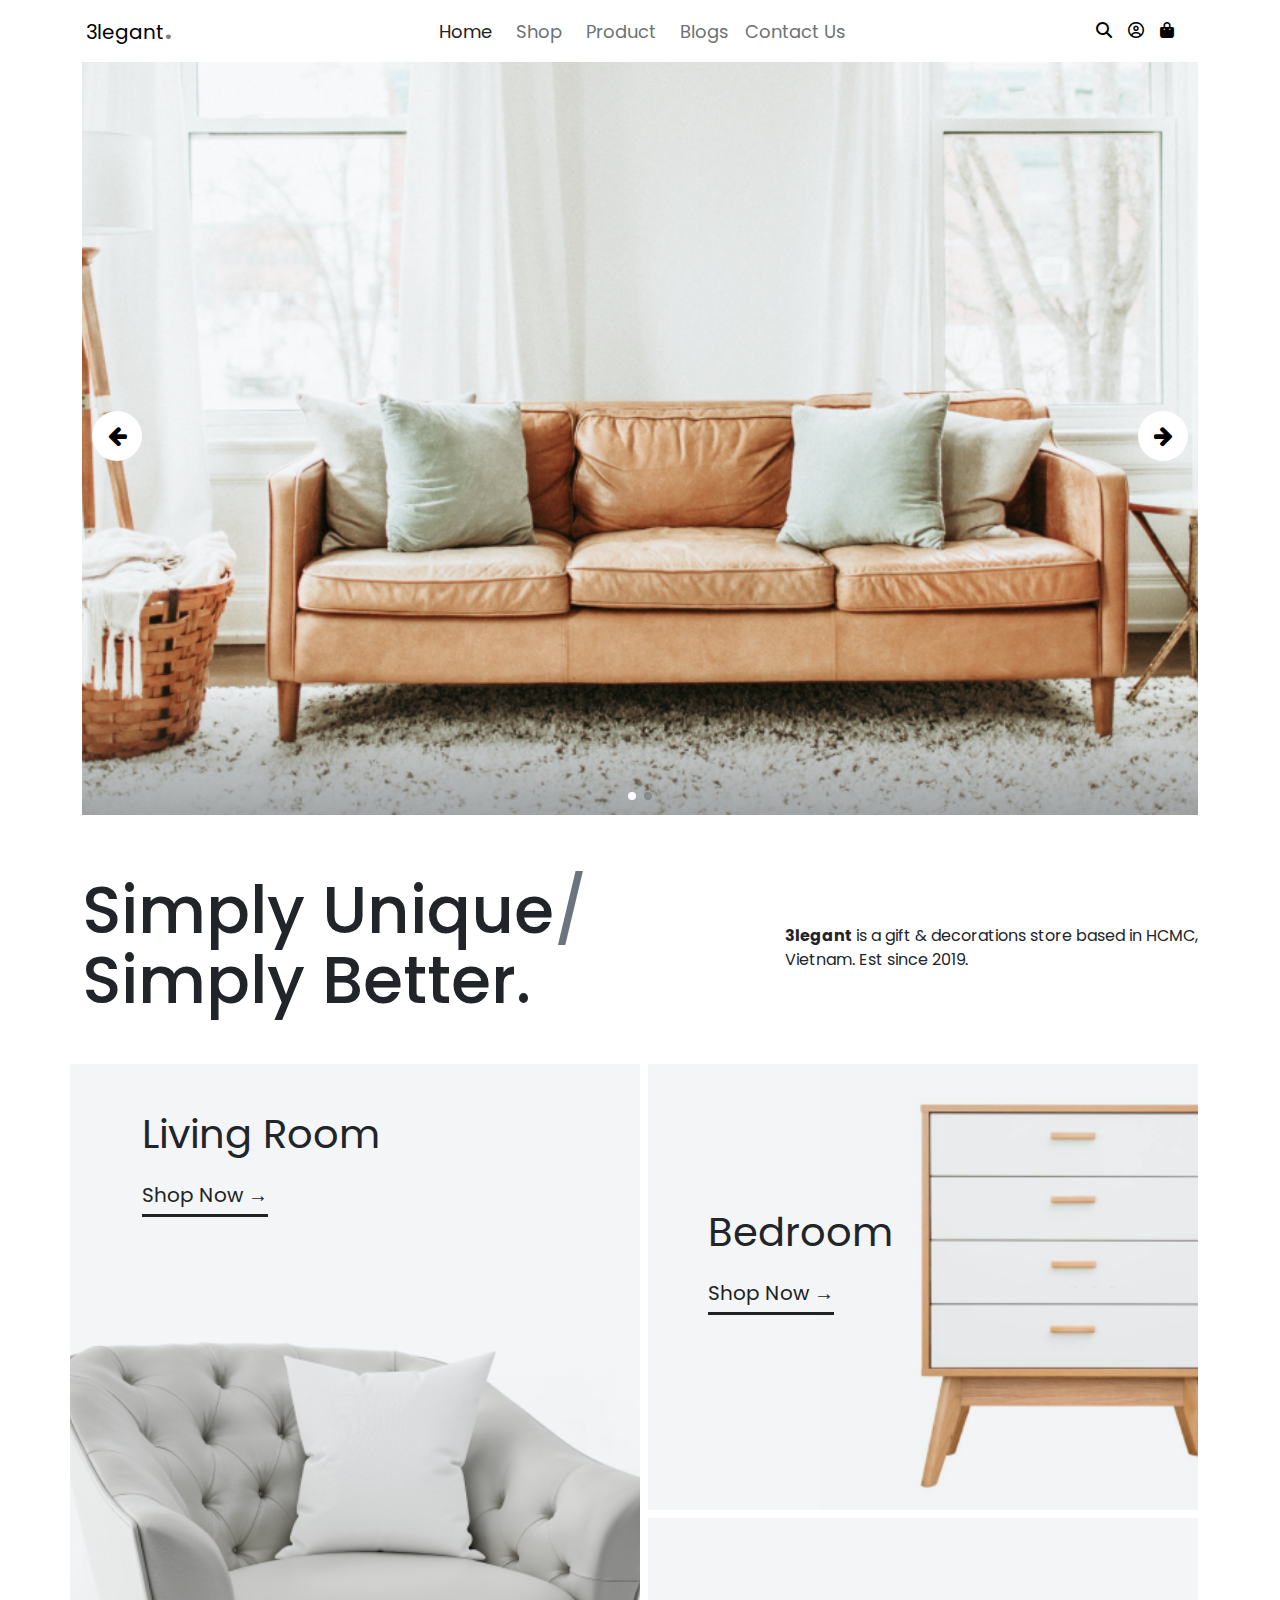
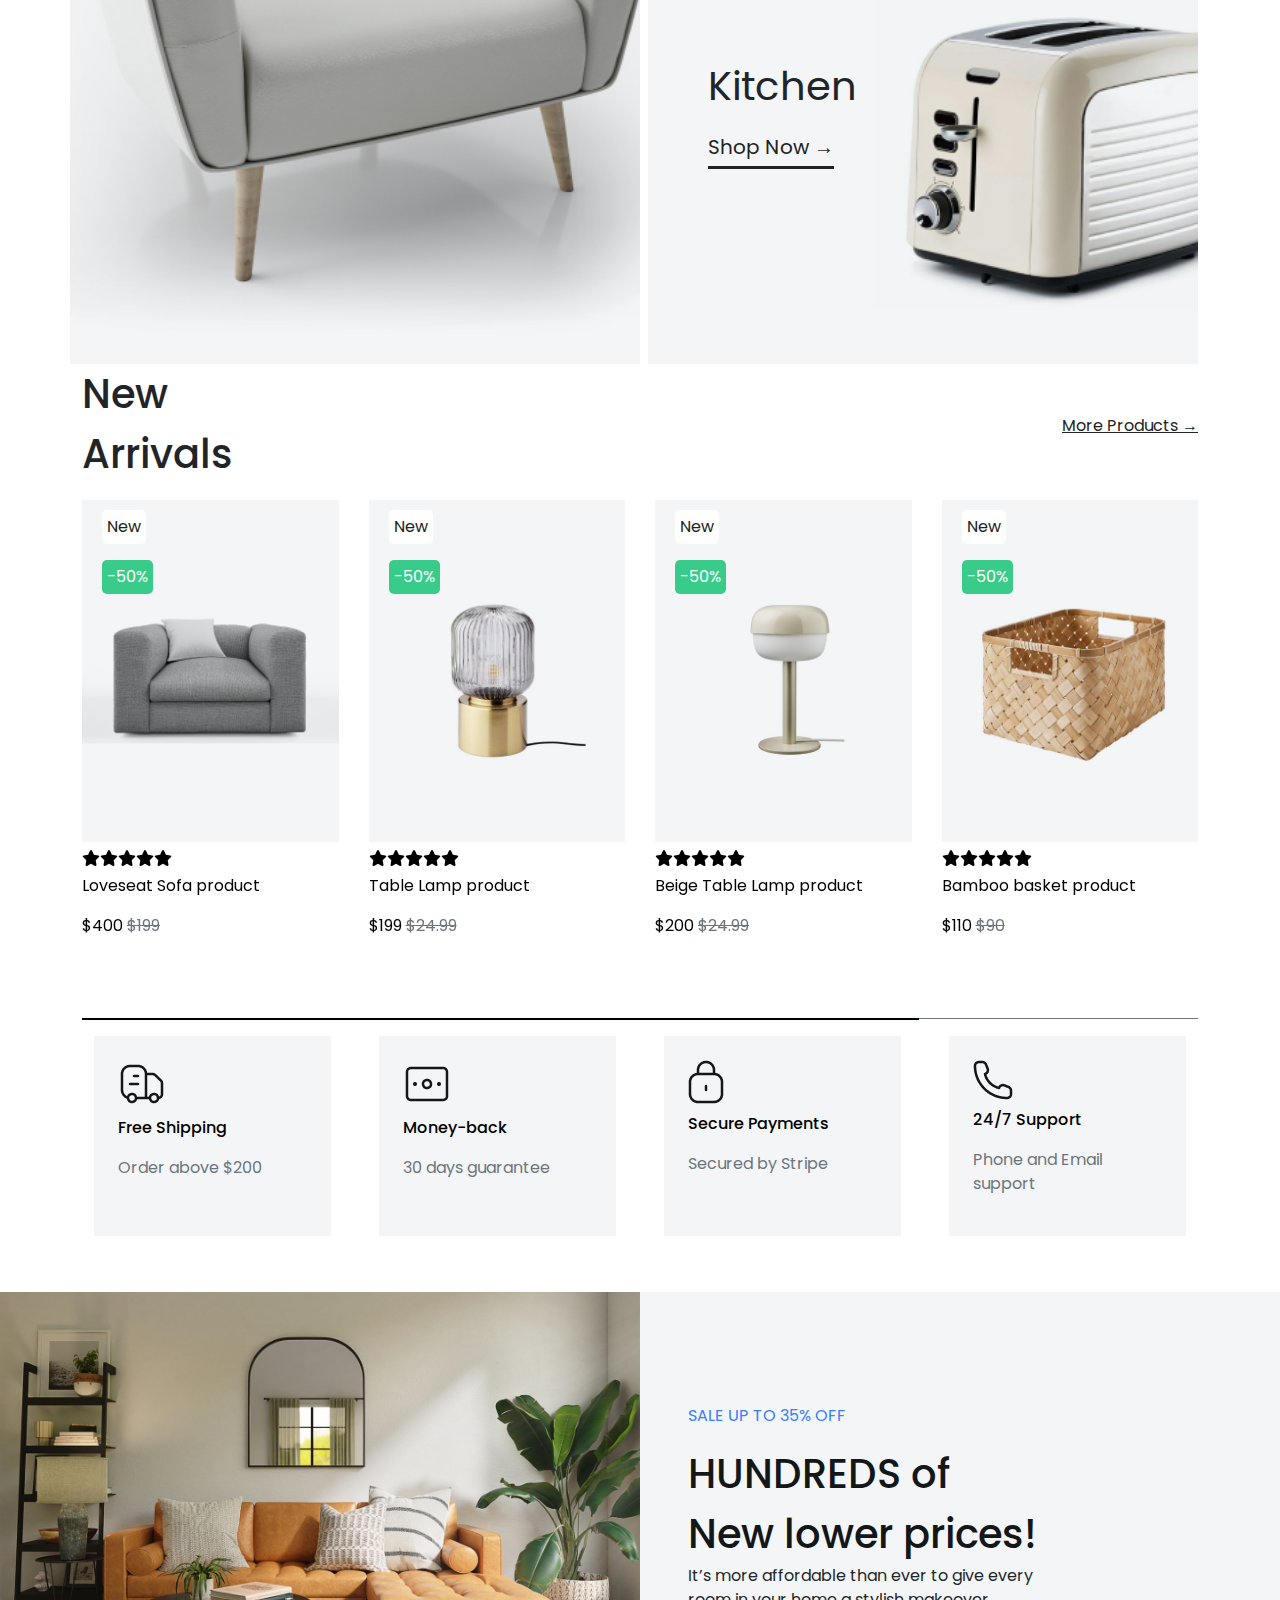
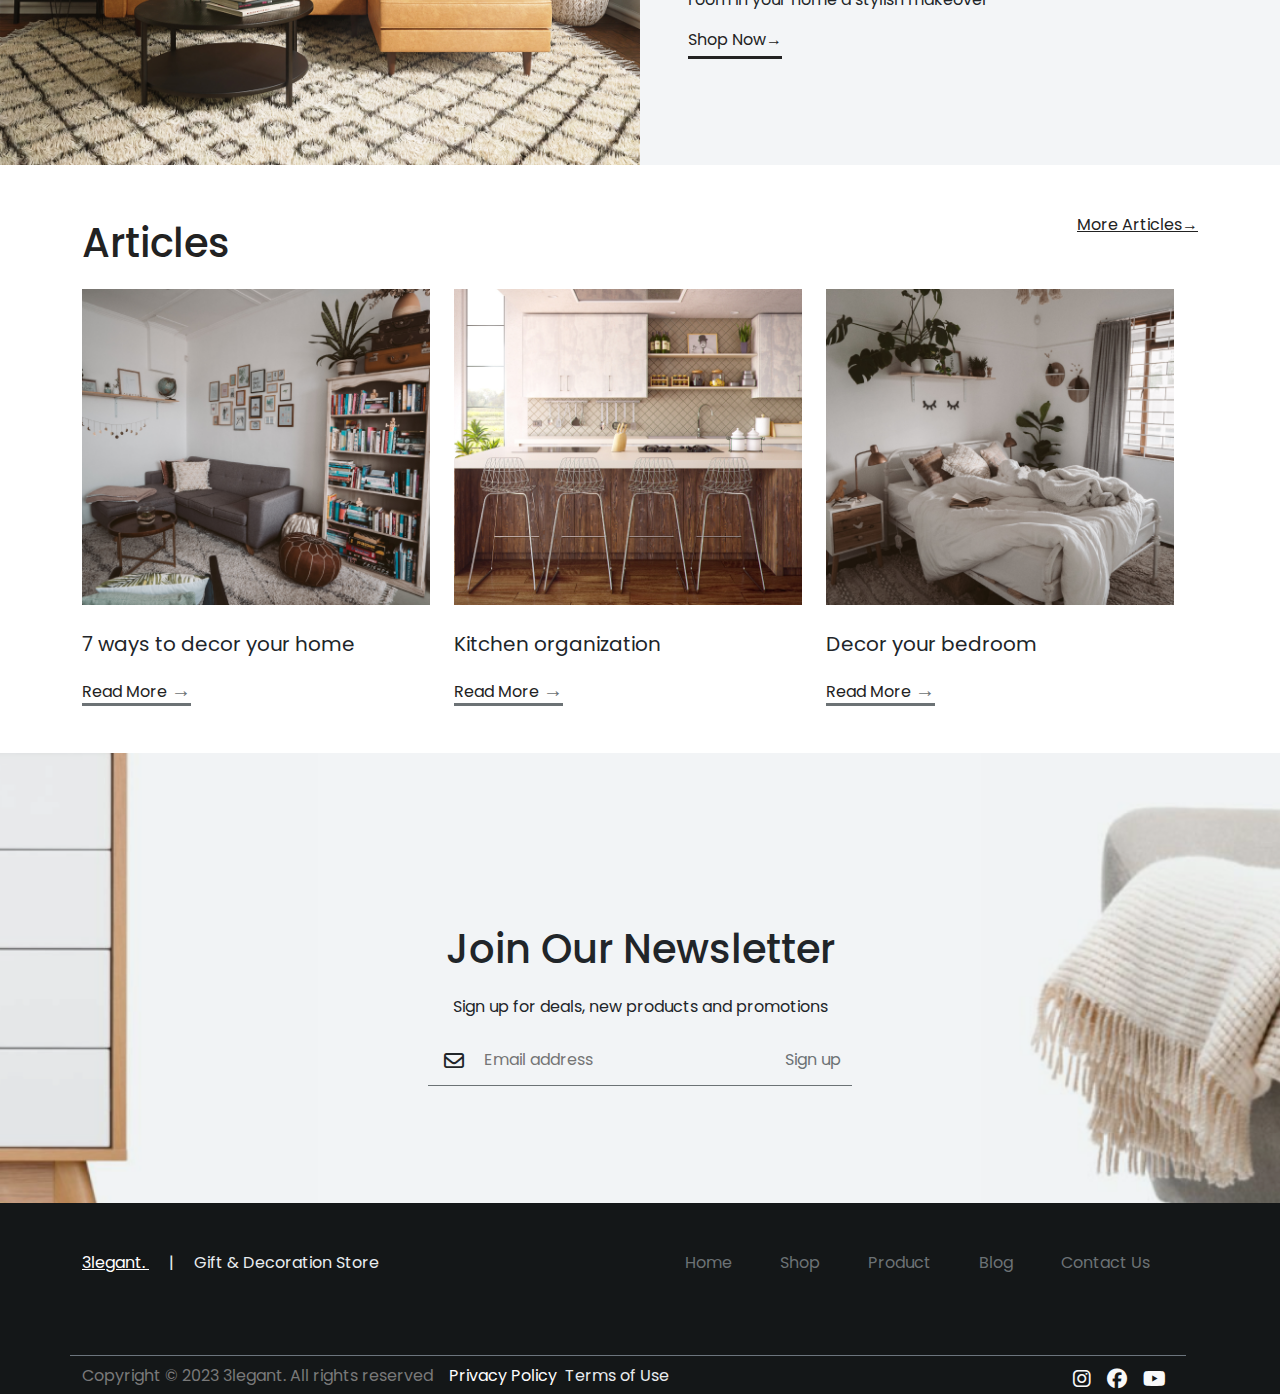
<file: index.html>
<!DOCTYPE html>
<html lang="en">

<head>
    <meta charset="UTF-8">
    <meta name="viewport" content="width=device-width, initial-scale=1.0">
    <title>store</title>
    <!-- link fontawesome /font -->
    <link rel="stylesheet" href="https://cdnjs.cloudflare.com/ajax/libs/font-awesome/6.6.0/css/all.min.css">
    <link href="//maxcdn.bootstrapcdn.com/font-awesome/4.1.0/css/font-awesome.min.css" rel="stylesheet">
    <link rel="preconnect" href="https://fonts.googleapis.com">
    <link rel="preconnect" href="https://fonts.gstatic.com" crossorigin>
    <link href="https://fonts.googleapis.com/css2?family=Poppins:ital,wght@0,100;0,200;0,300;0,400;0,500;0,600;0,700;0,800;0,900;1,100;1,200;1,300;1,400;1,500;1,600;1,700;1,800;1,900&display=swap" rel="stylesheet">

    <!-- Link Bootstrab -->
    <link rel="stylesheet" href="https://cdnjs.cloudflare.com/ajax/libs/bootstrap/5.3.3/css/bootstrap.min.css" integrity="sha512-jnSuA4Ss2PkkikSOLtYs8BlYIeeIK1h99ty4YfvRPAlzr377vr3CXDb7sb7eEEBYjDtcYj+AjBH3FLv5uSJuXg==" crossorigin="anonymous" referrerpolicy="no-referrer"
    />

    <!-- Link Swiper's CSS -->
    <link rel="stylesheet" href="https://cdn.jsdelivr.net/npm/swiper@11/swiper-bundle.min.css" />
    <link rel="stylesheet" href="assets/css/style.css">
    <!-- ltr -->







</head>

<body>

    <header class="position-fixed top-0 ">
        <div class="nav-wrapper">
            <nav class="navbar navbar-expand-lg bg-white fixed-top  ">
                <div class="container">

                    <button class="navbar-toggler" type="button" class="navbar-toggler" type="button" data-bs-toggle="offcanvas" data-bs-target="#offcanvasNavbar" aria-controls="offcanvasNavbar" aria-expanded="false" aria-label="Toggle navigation">
              
                <span class="navbar-toggler-icon"></span>
             </button>

                    <a class="navbar-brand  ms-1" href="index.html">3legant<span class="logo-span">.</span></a>
                    <div class="offcanvas vh-100 offcanvas-start" tabindex="-1" id="offcanvasNavbar" aria-labelledby="offcanvasNavbarLabel">
                        <div class="offcanvas-header">
                            <h5 class="offcanvas-title" id="offcanvasNavbarLabel"><a class="navbar-brand me-lg-auto ms-1" href="index.html">3legant<span class="logo-span">.</span></a></h5>
                            <button type="button" class="btn-close" data-bs-dismiss="offcanvas" aria-label="Close"></button>
                        </div>
                        <div class="offcanvas-body d-flex flex-column align-items-lg-center justify-content-center">
                            <ul class=" navbar-nav  nanbar-nav-r mx-lg-auto mb-2 mb-lg-0">
                                <li class="nav-item nav-item-home d-lg-none ">
                                    <div class="search2 d-lg-none d-flex">
                                        <input type="text" class="searchTerm" placeholder="What are you looking for?">
                                        <button type="submit" class="searchButton">
                                              <i class="fa fa-search"></i>
                                           </button>
                                    </div>
                                </li>
                                <li class="nav-item nav-item-home me-lg-2 mt-lg-0 mt-2">
                                    <a class="nav-link" href="index.html">Home</a>
                                </li>

                                <li class="nav-item nav-item-shop me-lg-2">
                                    <a class="nav-link" href="shop-page.html">Shop</a>
                                </li>

                                <li class="nav-item nav-item-product me-lg-2">
                                    <a class="nav-link" href="product.html">Product</a>
                                </li>

                                <li class="nav-item nav-item-contact">
                                    <a class="nav-link" href="blog.html">Blogs</a>
                                </li>

                                <li class="nav-item nav-item-contact">
                                    <a class="nav-link" href="contact.html">Contact Us</a>
                                </li>

                            </ul>

                            <ul class="d-none d-lg-block d-md-none navbar-nav  ms-lg-auto mb-2 mb-lg-0">
                                <li class="nav-item nav-item-c">

                                </li>
                            </ul>

                        </div>

                    </div>
                    <button class=" me-lg-3 bg-transparent border-0 d-none d-lg-inline-block" data-bs-toggle="modal" data-bs-target="#searchModal"><i class="fas fa-search " ></i></button>

                    <div class="nav-item pe-3 dropdown ms-lg-0 ms-auto ">

                        <a class="black-color" href="#" id="navbarDropdown" role="button" data-bs-toggle="dropdown" aria-haspopup="true" aria-expanded="false">
                            <i class="fa-regular fa-circle-user "></i>
                        </a>
                        <div class="dropdown-menu dropdown-menu-end" aria-labelledby="navbarDropdown">
                            <a class="dropdown-item d-flex justify-content-between" href="my-account.html "> <span>My account</span> <i class="fa-solid fa-user-large  "></i></a>

                            <a class="dropdown-item d-flex justify-content-between" href="sign-in.html"> <span>Sign in</span> <i class="fa-solid fa-right-to-bracket  "></i></a>

                            <a class="dropdown-item d-flex justify-content-between" href="sign-up.html"> <span>Sign up</span> <i class="fa-solid fa-user-plus "></i></a>
                        </div>
                    </div>

                    <a class=" position-relative black-color me-lg-3 me-2" href="#" onclick="open_cart()">
                        <i class="pe-2 fa-solid fa-bag-shopping"></i>
                        <span class="cart-counter position-absolute top-0  start-100  translate-middle badge rounded-pill text-bg-secondary count_item ">0</span>
                    </a>



                </div>

            </nav>
        </div>

        </div>
    </header>






    <main>


        <!-- modal search-->
        <div class="modal fade" id="searchModal" tabindex="-1" aria-labelledby="searchModalLabel" aria-hidden="true">
            <div class="modal-dialog modal-dialog-centered">
                <div class="modal-content">
                    <div class="modal-header">
                        <h5 class="modal-title" id="searchModalLabel">search</h5>
                        <button type="button" class="btn-close" data-bs-dismiss="modal" aria-label="Close"></button>
                    </div>
                    <div class="modal-body">
                        <!-- نموذج البحث -->
                        <form action="/search" method="get">
                            <div class="input-group mb-3">
                                <input type="text" class="form-control" placeholder="search here.." required>
                                <button type="submit" class="btn btn-secondary">
                        <i class="fas fa-search"></i>
                    </button>
                            </div>
                        </form>
                    </div>
                </div>
            </div>
        </div>

        <!-- /* ************************cart right******************************** */ -->
        <div class="cart ">
            <div class="top_cart ">
                <h2><span>C</span>art</h2>
                <span class="close_cart " onclick="close_cart() "><i class="fa-regular fa-circle-xmark "></i></span>
            </div>

            <div class="items_in_cart ">


            </div>

            <div class="botton_cart ">
                <div class="total ">
                    <p>cart subtotal</p>
                    <p class="price_cart_total">$0</p>
                </div>
                <div class="button_cart ">
                    <a href="cart.html " class="btn_cart trans_bg ">Checkout</a>

                    <a href="cart.html " class=" ">View Cart</a>
                </div>
            </div>
        </div>
        <!-- /* ************************slider******************************** */ -->
        <section class=" sect-1 w-100 ">
            <div class="container ">
                <!-- Swiper -->
                <div class="swiper mySwiper ">
                    <div class="swiper-wrapper ">
                        <div class="swiper-slide ">
                            <img src="assets/img/Paste image.png " alt=" " class=" ">
                        </div>
                        <div class="swiper-slide ">
                            <img src="assets/img/Paste image (1).png " alt=" ">

                        </div>



                    </div>
                    <div class="swiper-nav-wrap d-lg-flex d-none ">
                        <div class="swiper-button-next "></div>
                        <div class="swiper-button-prev "></div>
                    </div>
                    <div class="swiper-pagination "></div>

                </div>

            </div>
        </section>
        <!-- /* ************************text******************************** */ -->
        <section class="mytext ">
            <div class="container ">
                <div class=" d-flex justify-content-between flex-lg-row mt-3 mb-5 w-100 flex-column ">
                    <div class=" " style="line-height: 70px;">Simply Unique<span class="text-secondary ">/</span> <br> Simply Better.</div>
                    <p class="mt-5 "> <span class="fw-bolder">3legant </span> is a gift & decorations store based in HCMC,<br> Vietnam. Est since 2019. </p>


                </div>
            </div>


        </section>

        <!-- /* ************************img product******************************** */ -->
        <section class="product p-0 ">
            <div class="container h-100 p-0 ">
                <div class="row h-100 mx-0 w-100 ">
                    <div class=" im1 col-12 col-lg-6 h-100 ">
                        <p>Living Room</p>
                        <a href="# ">Shop Now  <span class="share">→</span></a>
                    </div>
                    <div class="h-100 pb-2 mt-lg-0 mt-3 col-12 col-lg-6 ps-0 ps-lg-2 h-100 ">
                        <div class="mb-2 im2 imgpro col-12 h-50 ">
                            <p>Bedroom</p>
                            <a href="# ">Shop Now <span class="share">→</span></a>
                        </div>
                        <div class="im3 imgpro col-12 h-50 ">
                            <p>Kitchen</p>
                            <a href="# ">Shop Now <span class="share">→</span></a>
                        </div>
                    </div>

                </div>
            </div>

        </section>
        <!-- /* ************************swiper slider prodect************************* */ -->
        <section class=" new slide slide_sale ">
            <div class="container ">
                <div class="sale_sec myswiper2 w-100 ">
                    <div class="row ">
                        <div class="col-12 d-flex justify-content-between ">
                            <p>New <br> Arrivals
                            </p>
                            <a href="# ">More Products  →</a>
                        </div>
                    </div>
                    <div id="items_sale" class="products swiper-wrapper ">
                    </div>


                </div>
            </div>
        </section>
        <!-- /* ************************line border******************************** */ -->
        <div class="container d-flex w-100 my-3 ">
            <div class="bg-black w-75 " style="height: 2px; "></div>
            <div class="bg-secondary w-25 " style="height: 1px; "></div>
        </div>
        <!-- /* ************************serves******************************** */ -->
        <section class="serves ">
            <div class="container ">
                <div class="row p-0 ">
                    <div class="col mx-lg-4 mx-5 p-4 mb-2 " style=" background: rgba(243, 245, 247, 1); ">
                        <img src="assets/img/delivery.png " alt=" ">
                        <p class="text-black mt-2 " style="font-weight: 500; ">Free Shipping</p>
                        <p class="text-secondary ">Order above $200</p>
                    </div>
                    <div class="col mx-lg-4 mx-5 p-4 mb-2 " style=" background: rgba(243, 245, 247, 1); ">
                        <img src="assets/img/money.png " alt=" ">
                        <p class="text-black mt-2 " style="font-weight: 500; ">Money-back</p>
                        <p class="text-secondary ">30 days guarantee</p>
                    </div>


                    <div class="col mx-lg-4 mx-5 p-4 mb-2 " style=" background: rgba(243, 245, 247, 1); ">
                        <img src="assets/img/Vector.png " alt=" ">
                        <p class="text-black mt-2 " style="font-weight: 500; ">Secure Payments</p>
                        <p class="text-secondary ">Secured by Stripe</p>
                    </div>
                    <div class="col mx-lg-4 mx-5 p-4 mb-2 " style=" background: rgba(243, 245, 247, 1); ">
                        <img src="assets/img/col.png " alt=" ">
                        <p class="text-black mt-2 " style="font-weight: 500; ">24/7 Support</p>
                        <p class="text-secondary ">Phone and Email support</p>
                    </div>
                </div>
            </div>
            </div>
        </section>
        <!-- /* ************************HUNDREDS******************************** */ -->
        <section class="sec-img w-100 ">
            <div class="row w-100 mt-5 mx-0 ps-0">
                <div class="col-lg-6 pe-0 col-12 ps-0 ">
                    <img src=" assets/img/Paste image (1).png " alt=" " class=" " style="width: 100%; ">
                </div>
                <div class="col-lg-6 p-lg-0 p-5 col-12 " style="background: rgba(243, 245, 247, 1); ">
                    <div class=" container d-flex flex-column justify-content-center h-100 ps-5 ">
                        <p style="color: rgba(55, 125, 255, 1); ">SALE UP TO 35% OFF</p>
                        <div class=" " style="color: rgba(20, 23, 24, 1); font-weight: 500; font-size: 40px; ">HUNDREDS of <br>New lower prices!</div>
                        <p>It’s more affordable than ever to give every <br>room in your home a stylish makeover</p>
                        <div class="">
                            <a href="# " class="">Shop Now<span class="share">→</span></a>
                        </div>

                    </div>

                </div>

            </div>
        </section>
        <!-- /* ************************Articles******************************** */ -->

        <section class="Articles ">
            <div class="container mt-5 ">
                <div class=" mt-4 d-flex justify-content-between title ">
                    <p>Articles</p>
                    <a href="blog.html">More Articles→</a>
                </div>
                <div class="row w-100 ">
                    <div class="col-lg-4 mb-lg-0 mb-5 ">
                        <img src="assets/img/img container.png " alt=" " class="w-100 ">
                        <p class="mt-4 " style="font-size: 20px; ">7 ways to decor your home</p>
                        <a href="blog.html">Read More <span class="share">→</span></a>
                    </div>
                    <div class="col-lg-4 mb-lg-0 mb-5 ">
                        <img src="assets/img/img container (1).png " alt=" " class="w-100 ">
                        <p class="mt-4 " style="font-size: 20px; ">Kitchen organization </p>
                        <a href="blog.html">Read More <span class="share">→</span></a>
                    </div>
                    <div class="col-lg-4 mb-lg-0 mb-5 ">
                        <img src="assets/img/img.png " alt=" " class="w-100 ">
                        <p class="mt-4 " style="font-size: 20px; ">Decor your bedroom </p>
                        <a href="blog.html">Read More <span class="share">→</span></a>
                    </div>

                </div>
            </div>

        </section>
        <!-- /* ************************Newsletter Email******************************** */ -->

        <section class="sec-email pt-lg-5 d-flex align-items-center w-100 mt-5 ">
            <div class="email d-flex align-items-center ">
                <div class=" d-flex flex-column align-items-center ">
                    <p style="font-size: 40px; font-weight: 500; " class="title-email">Join Our Newsletter</p>
                    <p>Sign up for deals, new products and promotions</p>
                    <form action=" " class="d-flex ">
                        <i class="fa-regular fa-envelope mx-3 mt-3 " style="font-size: 20px; "></i>
                        <input type="email " placeholder=" Email address "> <button>Sign up</button>
                    </form>
                </div>
            </div>

        </section>

    </main>

    <footer style="background: rgba(20, 23, 24, 1); ">
        <div class="container text-center text-lg-start ">
            <div class="row w-100 d-flex flex-lg-row py-5 align-items-center justify-content-between flex-column ">
                <div class="col-lg-6 d-flex justify-content-center justify-content-lg-start flex-column flex-lg-row ">
                    <a href="# " class=" " style="color:white ">3legant. <span style="color: rgba(232, 236, 239, 1); margin-inline: 20px; " class="d-none d-lg-inline-block ">|</span></a>
                    <p style="color: rgba(232, 236, 239, 1); ">Gift & Decoration Store </p>
                </div>
                <ul class=" col-lg-6 d-flex flex-lg-row justify-content-end flex-column navfooter ">
                    <li class="nav-item mx-4 list-group-item ">
                        <a class="nav-link active " aria-current="page " href="# ">Home</a>
                    </li>
                    <li class="nav-item mx-4 list-group-item my-lg-0 my-2 ">
                        <a class="nav-link " href="shop-page.html">Shop</a>
                    </li>
                    <li class="nav-item mx-4 list-group-item my-lg-0 my-2 ">
                        <a class="nav-link " href="product.html">Product</a>
                    </li>
                    <li class="nav-item mx-4 list-group-item my-lg-0 my-2 ">
                        <a class="nav-link " href="blog.html">Blog</a>
                    </li>
                    <li class="nav-item mx-4 list-group-item my-lg-0 my-2 ">
                        <a class="nav-link " href="contact.html">Contact Us</a>
                    </li>
                </ul>
            </div>
            <div class="row w-100 d-flex border-top border-secondary mt-lg-3 mt-2 justify-content-lg-between flex-column flex-lg-row  pt-2">
                <div class="d-flex col-lg-8 flex-column flex-lg-row order-2 order-lg-1 ">
                    <a class="me-2 " href="#" style="color: rgb(121, 121, 121); text-decoration: none;">Copyright © 2023 3legant. All rights reserved</a>
                    <a href="#" class="ms-lg-2 " style="color: rgba(254, 254, 254, 1);  text-decoration: none;">Privacy Policy</a>
                    <a href="#" class="mx-2" style="color: rgba(232, 236, 239, 1); text-decoration: none;">Terms of Use</a>
                </div>
                <div class="icons col-lg-4 d-flex justify-content-lg-end justify-content-center order-1 order-lg-2 my-lg-0 my-2 ">
                    <a href="# " class="text-light mx-2 " style="font-size: 20px; "><i class="fa-brands fa-instagram "></i></a>
                    <a href="# " class="text-light mx-2 " style="font-size: 20px; "> <i class="fa-brands fa-facebook "></i></a>
                    <a href="# " class="text-light mx-2 " style="font-size: 20px; "><i class="fa-brands fa-youtube "></i></a>
                </div>
            </div>
        </div>


    </footer>



    <script src="https://code.jquery.com/jquery-3.7.1.min.js"></script>
    <script src="assets/js/custom.js "></script>
    <script src="https://cdnjs.cloudflare.com/ajax/libs/bootstrap/5.3.3/js/bootstrap.bundle.min.js " integrity="sha512-7Pi/otdlbbCR+LnW+F7PwFcSDJOuUJB3OxtEHbg4vSMvzvJjde4Po1v4BR9Gdc9aXNUNFVUY+SK51wWT8WF0Gg==" crossorigin=" anonymous" referrerpolicy="no-referrer "></script>
    <script src="https://cdn.jsdelivr.net/npm/swiper@11/swiper-bundle.min.js "></script>
    <script src="assets/js/swiper.js "></script>
    <script src="assets/js/items_home.js"></script>



</body>

</html>
</file>
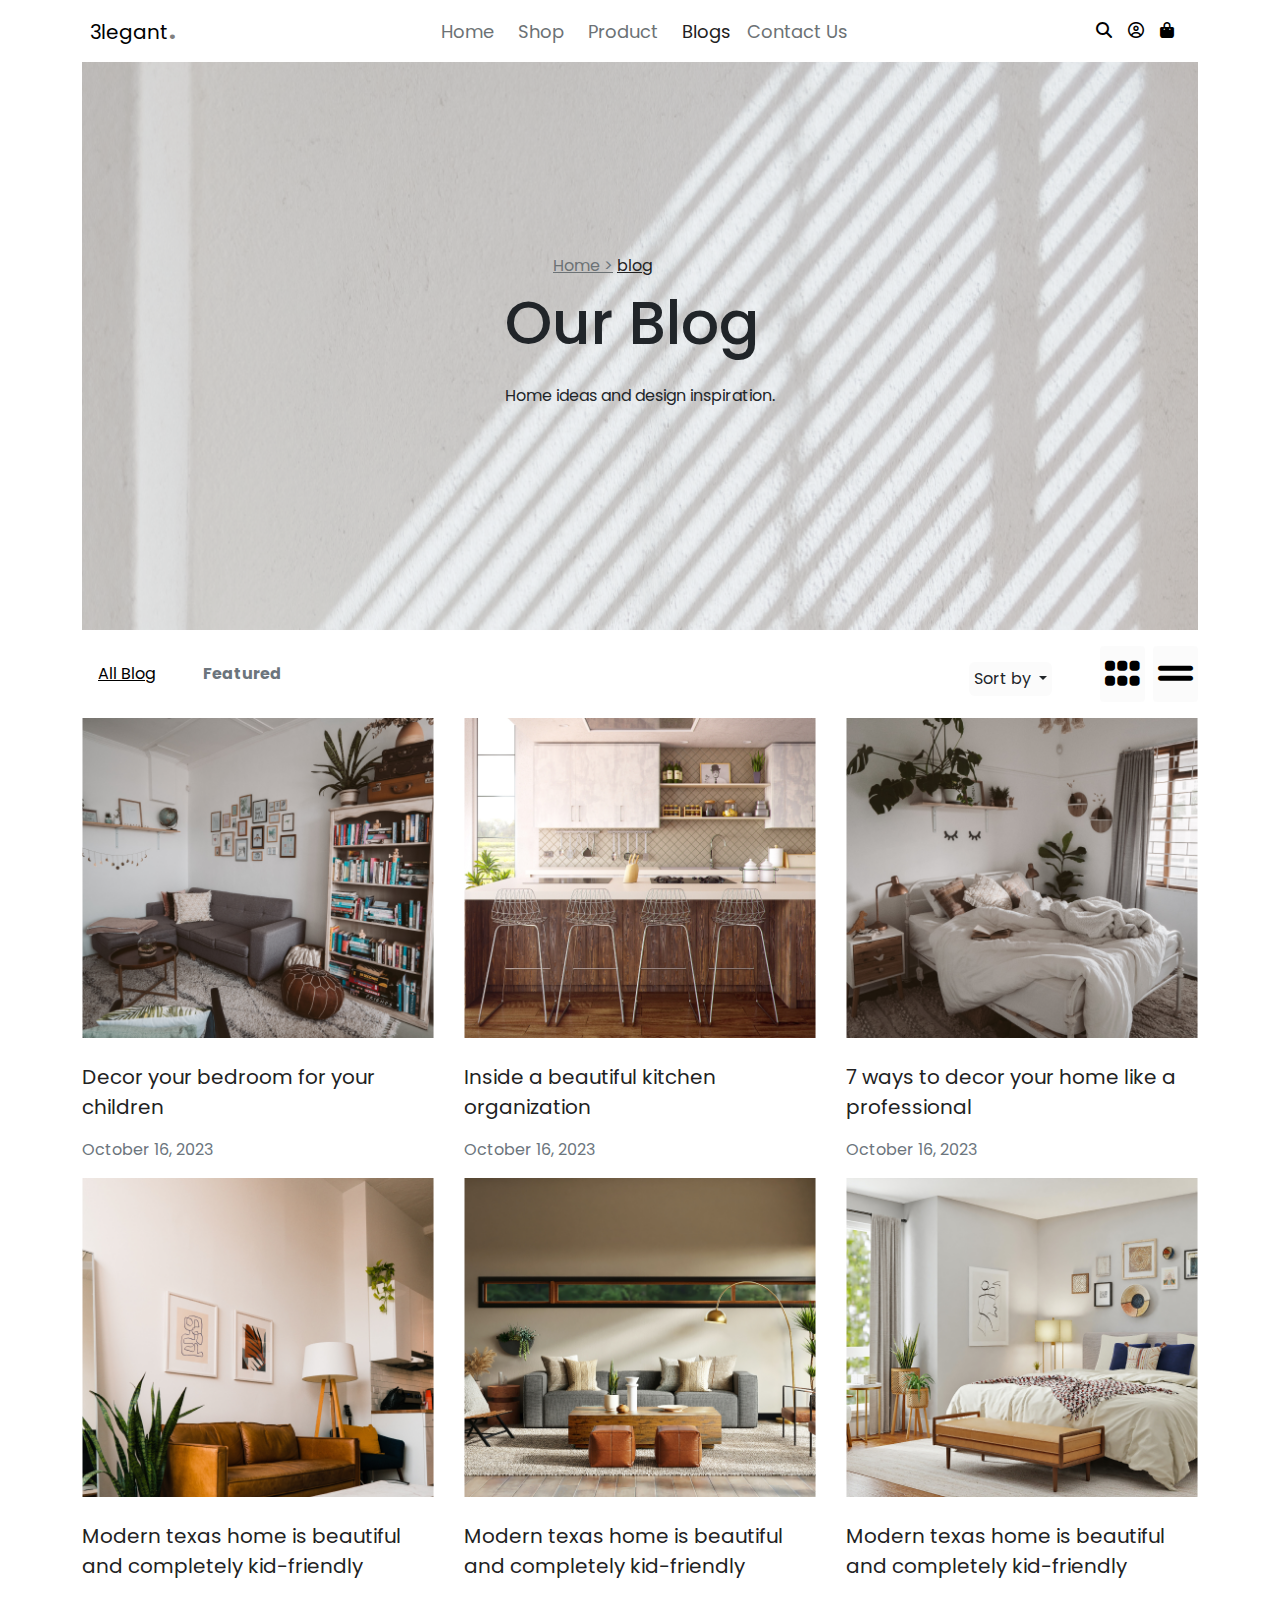
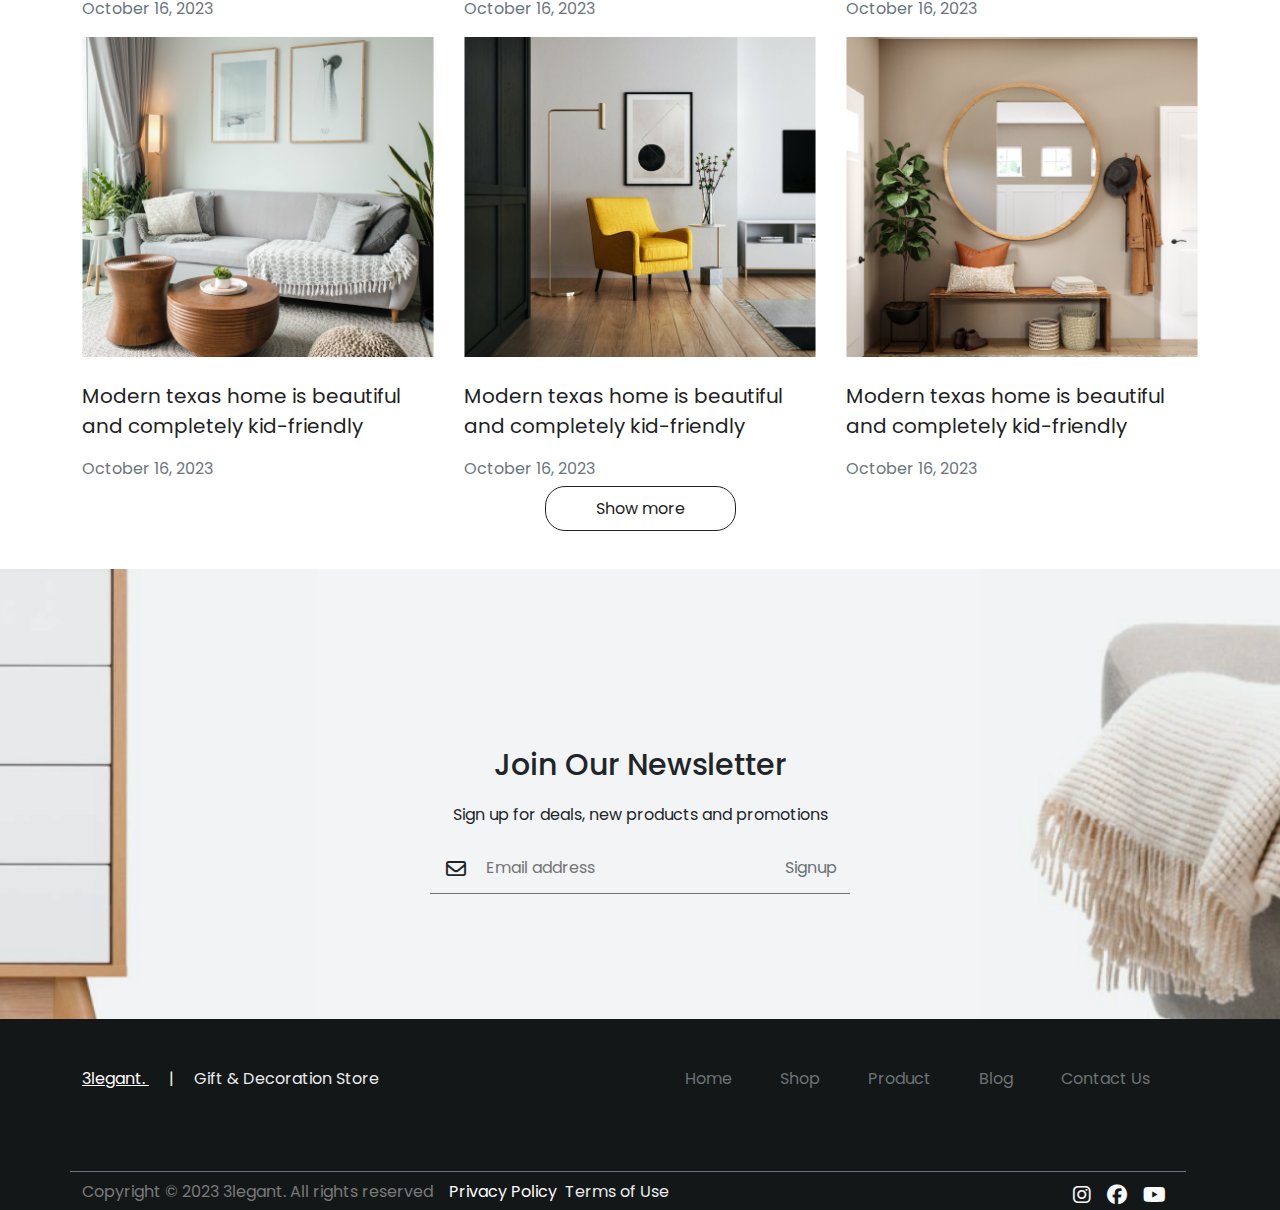
<file: blog.html>
<!DOCTYPE html>
<html lang="en">

<head>
    <meta charset="UTF-8">
    <meta name="viewport" content="width=device-width, initial-scale=1.0">
    <!-- link fontawesome /font -->
    <link rel="stylesheet" href="https://cdnjs.cloudflare.com/ajax/libs/font-awesome/6.6.0/css/all.min.css">
    <link href="//maxcdn.bootstrapcdn.com/font-awesome/4.1.0/css/font-awesome.min.css" rel="stylesheet">
    <link rel="preconnect" href="https://fonts.googleapis.com">
    <link rel="preconnect" href="https://fonts.gstatic.com" crossorigin>
    <link href="https://fonts.googleapis.com/css2?family=Poppins:ital,wght@0,100;0,200;0,300;0,400;0,500;0,600;0,700;0,800;0,900;1,100;1,200;1,300;1,400;1,500;1,600;1,700;1,800;1,900&display=swap" rel="stylesheet">

    <!-- Link Bootstrab -->
    <link rel="stylesheet" href="https://cdnjs.cloudflare.com/ajax/libs/bootstrap/5.3.3/css/bootstrap.min.css" integrity="sha512-jnSuA4Ss2PkkikSOLtYs8BlYIeeIK1h99ty4YfvRPAlzr377vr3CXDb7sb7eEEBYjDtcYj+AjBH3FLv5uSJuXg==" crossorigin="anonymous" referrerpolicy="no-referrer"
    />
    <!-- Link Swiper's CSS -->


    <link rel="stylesheet" href="assets/css/style.css">

    <title>shop page</title>
</head>

<body>
    <header class="position-fixed top-0 ">
        <div class="nav-wrapper">
            <nav class="navbar navbar-expand-lg bg-white fixed-top  ">
                <div class="container">

                    <button class="navbar-toggler" type="button" class="navbar-toggler" type="button" data-bs-toggle="offcanvas" data-bs-target="#offcanvasNavbar" aria-controls="offcanvasNavbar" aria-expanded="false" aria-label="Toggle navigation">
              
                <span class="navbar-toggler-icon"></span>
             </button>

                    <a class="navbar-brand  ms-lg-2" href="index.html">3legant<span class="logo-span">.</span></a>
                    <div class="offcanvas vh-100 offcanvas-start" tabindex="-1" id="offcanvasNavbar" aria-labelledby="offcanvasNavbarLabel">
                        <div class="offcanvas-header">
                            <h5 class="offcanvas-title" id="offcanvasNavbarLabel"><a class="navbar-brand me-lg-auto ms-1" href="index.html">3legant<span class="logo-span">.</span></a></h5>
                            <button type="button" class="btn-close" data-bs-dismiss="offcanvas" aria-label="Close"></button>
                        </div>
                        <div class="offcanvas-body d-flex flex-column align-items-lg-center justify-content-center">
                            <ul class=" navbar-nav  nanbar-nav-r mx-lg-auto mb-2 mb-lg-0">
                                <li class="nav-item nav-item-home d-lg-none ">
                                    <div class="search2 d-lg-none d-flex">
                                        <input type="text" class="searchTerm" placeholder="What are you looking for?">
                                        <button type="submit" class="searchButton">
                                              <i class="fa fa-search"></i>
                                           </button>
                                    </div>
                                </li>
                                <li class="nav-item nav-item-home me-lg-2 mt-lg-0 mt-2">
                                    <a class="nav-link" href="index.html">Home</a>
                                </li>

                                <li class="nav-item nav-item-shop me-lg-2">
                                    <a class="nav-link" href="shop-page.html">Shop</a>
                                </li>

                                <li class="nav-item nav-item-product me-lg-2">
                                    <a class="nav-link" href="product.html">Product</a>
                                </li>

                                <li class="nav-item nav-item-contact">
                                    <a class="nav-link" href="blog.html">Blogs</a>
                                </li>

                                <li class="nav-item nav-item-contact">
                                    <a class="nav-link" href="contact.html">Contact Us</a>
                                </li>

                            </ul>

                            <ul class="d-none d-lg-block d-md-none navbar-nav  ms-lg-auto mb-2 mb-lg-0">
                                <li class="nav-item nav-item-c">

                                </li>
                            </ul>

                        </div>

                    </div>
                    <button class=" me-lg-3 bg-transparent border-0 d-none d-lg-inline-block" data-bs-toggle="modal" data-bs-target="#searchModal"><i class="fas fa-search " ></i></button>

                    <div class="nav-item pe-3 dropdown ms-lg-0 ms-auto ">

                        <a class="black-color" href="#" id="navbarDropdown" role="button" data-bs-toggle="dropdown" aria-haspopup="true" aria-expanded="false">
                            <i class="fa-regular fa-circle-user "></i>
                        </a>
                        <div class="dropdown-menu dropdown-menu-end" aria-labelledby="navbarDropdown">
                            <a class="dropdown-item d-flex justify-content-between" href="my-account.html "> <span>My account</span> <i class="fa-solid fa-user-large  "></i></a>

                            <a class="dropdown-item d-flex justify-content-between" href="sign-in.html"> <span>Sign in</span> <i class="fa-solid fa-right-to-bracket  "></i></a>

                            <a class="dropdown-item d-flex justify-content-between" href="sign-up.html"> <span>Sign up</span> <i class="fa-solid fa-user-plus "></i></a>
                        </div>
                    </div>

                    <a class=" position-relative black-color me-lg-3 me-2" href="#" onclick="open_cart()">
                        <i class="pe-2 fa-solid fa-bag-shopping"></i>
                        <span class="cart-counter position-absolute top-0  start-100  translate-middle badge rounded-pill text-bg-secondary count_item ">0</span>
                    </a>



                </div>

            </nav>
        </div>

        </div>
    </header>

    <main>

        <!-- modal search-->
        <div class="modal fade" id="searchModal" tabindex="-1" aria-labelledby="searchModalLabel" aria-hidden="true">
            <div class="modal-dialog modal-dialog-centered">
                <div class="modal-content">
                    <div class="modal-header">
                        <h5 class="modal-title" id="searchModalLabel">search</h5>
                        <button type="button" class="btn-close" data-bs-dismiss="modal" aria-label="Close"></button>
                    </div>
                    <div class="modal-body">

                        <form action="/search" method="get">
                            <div class="input-group mb-3">
                                <input type="text" class="form-control" placeholder="search here.." required>
                                <button type="submit" class="btn btn-secondary">
                        <i class="fas fa-search"></i>
                    </button>
                            </div>
                        </form>
                    </div>
                </div>
            </div>
        </div>
        <!-- /* ************************cart right******************************** */ -->
        <div class="cart">
            <div class="top_cart">
                <h2><span>C</span>art</h2>
                <span class="close_cart" onclick="close_cart()"><i class="fa-regular fa-circle-xmark"></i></span>
            </div>

            <div class="items_in_cart">


            </div>

            <div class="botton_cart">
                <div class="total">
                    <p>cart subtotal</p>
                    <p class="price_cart_total">$0</p>
                </div>
                <div class="button_cart">

                    <button class="btn_cart trans_bg">Checkout</button>
                    <a href="cart.html" class="">View Cart</a>
                </div>
            </div>
        </div>

        <section class="section-1">
            <div class="container h-100   p-0 ">
                <div class="row h-100 w-100 img-hero  h-100 ">
                    <img src="assets/img/blogbag.png" alt="">
                    <div class="containt w-100 d-flex i d-flex align-content-center justify-content-center w-100 h-100  ">
                        <div class="d-flex align-content-center justify-content-center flex-column h-100  ">
                            <div class="link-page mt-5 ms-5 w-100">
                                <a href="#">Home <span class="text-secondary">></span></a>
                                <a href="#">blog</a>
                            </div>
                            <div class="mytiytl mb-3">Our Blog</div>
                            <p>Home ideas and design inspiration.</p>
                        </div>

                    </div>

                </div>
            </div>
        </section>

        <section class="products-sec ">
            <div class="container  ">

                <div class=" h-100 w-100 ">
                    <div class="d-flex justify-content-between w-100 my-lg-3  me-0 pt-lg-0 pt-3 ">
                        <div class="d-flex justify-content-between flex-lg-row flex-column">
                            <a href="#" class="text-black mt-3 ms-3"> All Blog</a>

                            <p class="mx-5  mt-3  order-lg-2  order-1 fw-bold text-secondary">Featured</p>
                        </div>

                        <div class=" sortby  d-flex flex-lg-row flex-column">

                            <div class="dropdown mx-lg-5 mt-3  order-lg-1  order-2 ">
                                <button class="btn  dropdown-toggle" type="button" data-bs-toggle="dropdown" aria-expanded="false">
                                    Sort by 
                                </button>
                                <ul class="dropdown-menu">
                                    <li><a class="dropdown-item" href="#">Action</a></li>
                                    <li><a class="dropdown-item" href="#">Another action</a></li>
                                    <li><a class="dropdown-item" href="#">Something else here</a></li>
                                </ul>
                            </div>
                            <div class=" d-flex  order-lg-2  order-1">
                                <button class="rounded-1 me-2 sort-btn" onclick="sortblog()"><i class="fa-solid fa-grip icon-sort"></i></i>
                                </button>
                                <button class="rounded-1  sort-btn" onclick="sort2blog()"><i class="fa-solid fa-grip-lines icon-sort-2"></i>
                                </button>
                            </div>

                        </div>
                    </div>



                    <div class="blog w-100 pt-lg-0 pt-3 " id="blog">

                    </div>
                    <div class="w-100 text-center"><a href="#" class="show-more">Show more</a></div>
                </div>

            </div>

            </div>

        </section>

        <section class="sec-email  pt-lg-5  d-flex  align-items-center w-100 mt-5">
            <div class="email  d-flex  align-items-center">
                <div class=" d-flex flex-column align-items-center  ">
                    <p style="font-size: 30px; font-weight: 500;" class="title-email">Join Our Newsletter</p>
                    <p>Sign up for deals, new products and promotions</p>
                    <form action="" class="d-flex ">
                        <i class="fa-regular fa-envelope  mx-3 mt-3  " style="font-size: 20px;"></i>
                        <input type="email" placeholder=" Email address"> <button>Signup</button>
                    </form>
                </div>
            </div>

        </section>

    </main>

    <footer style="background: rgba(20, 23, 24, 1); ">
        <div class="container text-center text-lg-start ">
            <div class="row w-100 d-flex flex-lg-row py-5 align-items-center flex-column ">
                <div class="col-lg-6 d-flex justify-content-center justify-content-lg-start flex-column flex-lg-row ">
                    <a href="# " class=" " style="color:white ">3legant. <span style="color: rgba(232, 236, 239, 1); margin-inline: 20px; " class="d-none d-lg-inline-block ">|</span></a>
                    <p style="color: rgba(232, 236, 239, 1); ">Gift & Decoration Store </p>
                </div>
                <ul class=" col d-flex flex-lg-row justify-content-end flex-column navfooter ">
                    <li class="nav-item mx-4 list-group-item ">
                        <a class="nav-link active " aria-current="page " href="# ">Home</a>
                    </li>
                    <li class="nav-item mx-4 list-group-item my-lg-0 my-2 ">
                        <a class="nav-link " href="shop-page.html">Shop</a>
                    </li>
                    <li class="nav-item mx-4 list-group-item my-lg-0 my-2 ">
                        <a class="nav-link " href="product.html">Product</a>
                    </li>
                    <li class="nav-item mx-4 list-group-item my-lg-0 my-2 ">
                        <a class="nav-link " href="blog.html">Blog</a>
                    </li>
                    <li class="nav-item mx-4 list-group-item my-lg-0 my-2 ">
                        <a class="nav-link " href="contact.html">Contact Us</a>
                    </li>
                </ul>
            </div>
            <div class="row w-100 d-flex border-top border-secondary mt-lg-3 mt-2 justify-content-lg-between flex-column flex-lg-row  pt-2">
                <div class="d-flex col-lg-8 flex-column flex-lg-row order-2 order-lg-1 ">
                    <a class="me-2 " href="#" style="color: rgb(121, 121, 121); text-decoration: none;">Copyright © 2023 3legant. All rights reserved</a>
                    <a href="#" class="ms-lg-2 " style="color: rgba(254, 254, 254, 1);  text-decoration: none;">Privacy Policy</a>
                    <a href="#" class="mx-2" style="color: rgba(232, 236, 239, 1); text-decoration: none;">Terms of Use</a>
                </div>
                <div class="icons col-lg-4 d-flex justify-content-lg-end justify-content-center order-1 order-lg-2 my-lg-0 my-2 ">
                    <a href="# " class="text-light mx-2 " style="font-size: 20px; "><i class="fa-brands fa-instagram "></i></a>
                    <a href="# " class="text-light mx-2 " style="font-size: 20px; "> <i class="fa-brands fa-facebook "></i></a>
                    <a href="# " class="text-light mx-2 " style="font-size: 20px; "><i class="fa-brands fa-youtube "></i></a>
                </div>
            </div>
        </div>
        </div>
        </div>


    </footer>


    <script src="assets/js/blog-items.js"></script>

    <script src="https://code.jquery.com/jquery-3.7.1.min.js"></script>
    <script src="assets/js/custom.js "></script>
    <script src="https://cdnjs.cloudflare.com/ajax/libs/bootstrap/5.3.3/js/bootstrap.bundle.min.js" integrity="sha512-7Pi/otdlbbCR+LnW+F7PwFcSDJOuUJB3OxtEHbg4vSMvzvJjde4Po1v4BR9Gdc9aXNUNFVUY+SK51wWT8WF0Gg==" crossorigin=" anonymous" referrerpolicy="no-referrer "></script>

</body>

</html>

</html>
</file>
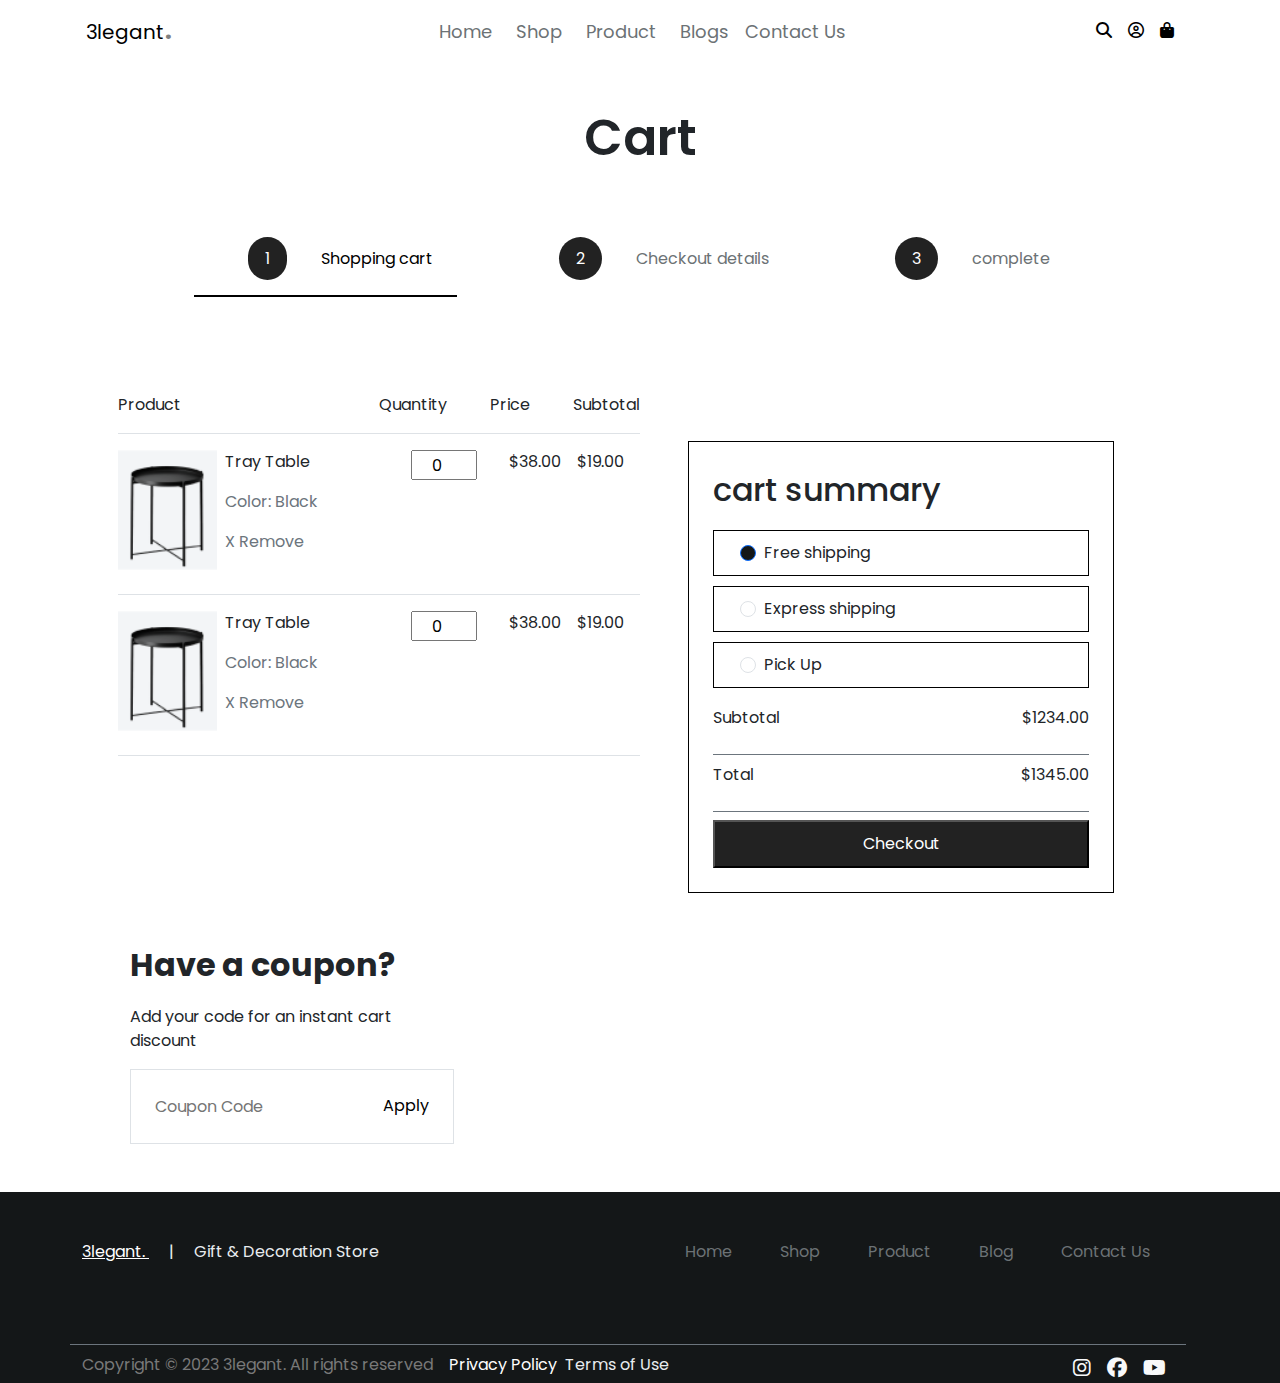
<file: cart.html>
<!DOCTYPE html>
<html lang="en">

<head>
    <meta charset="UTF-8">
    <meta name="viewport" content="width=device-width, initial-scale=1.0">
    <!-- link fontawesome /font -->
    <link rel="stylesheet" href="https://cdnjs.cloudflare.com/ajax/libs/font-awesome/6.6.0/css/all.min.css">
    <link href="//maxcdn.bootstrapcdn.com/font-awesome/4.1.0/css/font-awesome.min.css" rel="stylesheet">
    <link rel="preconnect" href="https://fonts.googleapis.com">
    <link rel="preconnect" href="https://fonts.gstatic.com" crossorigin>
    <link href="https://fonts.googleapis.com/css2?family=Poppins:ital,wght@0,100;0,200;0,300;0,400;0,500;0,600;0,700;0,800;0,900;1,100;1,200;1,300;1,400;1,500;1,600;1,700;1,800;1,900&display=swap" rel="stylesheet">

    <!-- Link Bootstrab -->
    <link rel="stylesheet" href="https://cdnjs.cloudflare.com/ajax/libs/bootstrap/5.3.3/css/bootstrap.min.css" integrity="sha512-jnSuA4Ss2PkkikSOLtYs8BlYIeeIK1h99ty4YfvRPAlzr377vr3CXDb7sb7eEEBYjDtcYj+AjBH3FLv5uSJuXg==" crossorigin="anonymous" referrerpolicy="no-referrer"
    />
    <!-- Link Swiper's CSS -->


    <link rel="stylesheet" href="assets/css/style.css">

    <title>cart</title>
</head>

<body>
    <header class="position-fixed top-0 ">
        <div class="nav-wrapper">
            <nav class="navbar navbar-expand-lg bg-white fixed-top  ">
                <div class="container">

                    <button class="navbar-toggler" type="button" class="navbar-toggler" type="button" data-bs-toggle="offcanvas" data-bs-target="#offcanvasNavbar" aria-controls="offcanvasNavbar" aria-expanded="false" aria-label="Toggle navigation">
              
                <span class="navbar-toggler-icon"></span>
             </button>

                    <a class="navbar-brand  ms-1" href="index.html">3legant<span class="logo-span">.</span></a>
                    <div class="offcanvas vh-100 offcanvas-start" tabindex="-1" id="offcanvasNavbar" aria-labelledby="offcanvasNavbarLabel">
                        <div class="offcanvas-header">
                            <h5 class="offcanvas-title" id="offcanvasNavbarLabel"><a class="navbar-brand me-lg-auto ms-1" href="index.html">3legant<span class="logo-span">.</span></a></h5>
                            <button type="button" class="btn-close" data-bs-dismiss="offcanvas" aria-label="Close"></button>
                        </div>
                        <div class="offcanvas-body d-flex flex-column align-items-lg-center justify-content-center">
                            <ul class=" navbar-nav  nanbar-nav-r mx-lg-auto mb-2 mb-lg-0">
                                <li class="nav-item nav-item-home d-lg-none ">
                                    <div class="search2 d-lg-none d-flex">
                                        <input type="text" class="searchTerm" placeholder="What are you looking for?">
                                        <button type="submit" class="searchButton">
                                              <i class="fa fa-search"></i>
                                           </button>
                                    </div>
                                </li>
                                <li class="nav-item nav-item-home me-lg-2 mt-lg-0 mt-2">
                                    <a class="nav-link" href="index.html">Home</a>
                                </li>

                                <li class="nav-item nav-item-shop me-lg-2">
                                    <a class="nav-link" href="shop-page.html">Shop</a>
                                </li>

                                <li class="nav-item nav-item-product me-lg-2">
                                    <a class="nav-link" href="product.html">Product</a>
                                </li>

                                <li class="nav-item nav-item-contact">
                                    <a class="nav-link" href="blog.html">Blogs</a>
                                </li>

                                <li class="nav-item nav-item-contact">
                                    <a class="nav-link" href="contact.html">Contact Us</a>
                                </li>

                            </ul>

                            <ul class="d-none d-lg-block d-md-none navbar-nav  ms-lg-auto mb-2 mb-lg-0">
                                <li class="nav-item nav-item-c">

                                </li>
                            </ul>

                        </div>

                    </div>
                    <button class=" me-lg-3 bg-transparent border-0 d-none d-lg-inline-block" data-bs-toggle="modal" data-bs-target="#searchModal"><i class="fas fa-search " ></i></button>

                    <div class="nav-item pe-3 dropdown ms-lg-0 ms-auto ">

                        <a class="black-color" href="#" id="navbarDropdown" role="button" data-bs-toggle="dropdown" aria-haspopup="true" aria-expanded="false">
                            <i class="fa-regular fa-circle-user "></i>
                        </a>
                        <div class="dropdown-menu dropdown-menu-end" aria-labelledby="navbarDropdown">
                            <a class="dropdown-item d-flex justify-content-between" href="my-account.html "> <span>My account</span> <i class="fa-solid fa-user-large  "></i></a>

                            <a class="dropdown-item d-flex justify-content-between" href="sign-in.html"> <span>Sign in</span> <i class="fa-solid fa-right-to-bracket  "></i></a>

                            <a class="dropdown-item d-flex justify-content-between" href="sign-up.html"> <span>Sign up</span> <i class="fa-solid fa-user-plus "></i></a>
                        </div>
                    </div>

                    <a class=" position-relative black-color me-lg-3 me-2" href="#" onclick="open_cart()">
                        <i class="pe-2 fa-solid fa-bag-shopping"></i>
                        <span class="cart-counter position-absolute top-0  start-100  translate-middle badge rounded-pill text-bg-secondary count_item ">0</span>
                    </a>



                </div>

            </nav>
        </div>

        </div>
    </header>

    <main>

        <!-- modal search-->
        <div class="modal fade" id="searchModal" tabindex="-1" aria-labelledby="searchModalLabel" aria-hidden="true">
            <div class="modal-dialog modal-dialog-centered">
                <div class="modal-content">
                    <div class="modal-header">
                        <h5 class="modal-title" id="searchModalLabel">search</h5>
                        <button type="button" class="btn-close" data-bs-dismiss="modal" aria-label="Close"></button>
                    </div>
                    <div class="modal-body">
                        <!-- نموذج البحث -->
                        <form action="/search" method="get">
                            <div class="input-group mb-3">
                                <input type="text" class="form-control" placeholder="search here.." required>
                                <button type="submit" class="btn btn-secondary">
                        <i class="fas fa-search"></i>
                    </button>
                            </div>
                        </form>
                    </div>
                </div>
            </div>
        </div>
        <!-- /* ************************cart right******************************** */ -->
        <div class="cart">
            <div class="top_cart">
                <h2><span>C</span>art</h2>
                <span class="close_cart" onclick="close_cart()"><i class="fa-regular fa-circle-xmark"></i></span>
            </div>

            <div class="items_in_cart">


            </div>

            <div class="botton_cart">
                <div class="total">
                    <p>cart subtotal</p>
                    <p class="price_cart_total">$0</p>
                </div>
                <div class="button_cart">

                    <button class="btn_cart trans_bg">Checkout</button>
                    <a href="cart.html" class="">View Cart</a>
                </div>
            </div>
        </div>

        <section class="setion-cart">
            <div class="">
                <div class=" d-flex justify-content-center align-content-center w-100">
                    <div class="row w-100 d-flex justify-content-center align-content-center flex-column ">
                        <div class="title-cart text-center mb-4">Cart</div>
                        <ul class="nav nav-pills mb-4  d-flex justify-content-center flex-row " id="pills-tab" role="tablist">
                            <li class="nav-item m-lg-4 m-md-3 m-0 p-0 active " role="presentation">
                                <button class="nav-link active p-lg-4  p-0 pb-3 " id="pills-home-tab" data-bs-toggle="pill" data-bs-target="#pills-home" type="button" role="tab" aria-controls="pills-home" aria-selected="true"><span class="number-circle">1</span > <span class="title-cart-none">Shopping cart</span></button>
                            </li>
                            <li class="nav-item m-lg-4 m-md-3 m-0 py-lg-0  " role="presentation">
                                <button class="nav-link p-lg-4 p-0 pb-3 " id="pills-profile-tab" data-bs-toggle="pill" data-bs-target="#pills-profile" type="button" role="tab" aria-controls="pills-profile" aria-selected="false"><span class="number-circle">2</span> <span class="title-cart-none">Checkout details</span></button>
                            </li>
                            <li class="nav-item m-lg-4 m-md-3 m-0 py-lg-0 " role="presentation">
                                <button class="nav-link p-lg-4 p-0 pb-3" id="pills-contact-tab" data-bs-toggle="pill" data-bs-target="#pills-contact" type="button" role="tab" aria-controls="pills-contact" aria-selected="false"><span class="number-circle">3</span> <span class="title-cart-none">complete</span></button>
                            </li>

                        </ul>

                        <div class="tab-content show w-100   " id="pills-tabContent" role="tabpanel " aria-labelledby="pills-home-tab " tabindex="0 ">
                            <div class="tab-pane fade show active " id="pills-home" role="tabpanel" aria-labelledby="pills-home-tab" tabindex="0">
                                <div class="container">
                                    <div class="row p-lg-5">
                                        <div class="col-lg-6   p-0 ">
                                            <div class="d-flex justify-content-between w-100  border-bottom">
                                                <p class="w-25 ">Product</p>
                                                <div class="d-flex  justify-content-between w-50">

                                                    <p>Quantity</p>
                                                    <p>Price</p>
                                                    <p>Subtotal</p>

                                                </div>
                                            </div>
                                            <div class="product-shop d-flex justify-content-between w-100 my-3  border-bottom pb-4">
                                                <div class=" d-flex w-50">
                                                    <img src="assets/img/pro11.png" alt="" class="h-100">
                                                    <div class="ms-2 ">
                                                        <p>Tray Table</p>
                                                        <p class="text-secondary">Color: Black</p>
                                                        <p class="text-secondary"> X Remove</p>
                                                    </div>
                                                </div>
                                                <div class=" d-flex justify-content-center w-50 ">
                                                    <input type="number" class=" mx-3 mx-3 w-25 h-25 " value="0">
                                                    <p class="mx-3 ">$38.00</p>
                                                    <p>$19.00</p>

                                                </div>

                                            </div>
                                            <div class="product-shop d-flex justify-content-between w-100 my-3 border-bottom pb-4 ">
                                                <div class=" d-flex w-50 ">
                                                    <img src="assets/img/pro11.png " alt=" " class="h-100 ">
                                                    <div class="ms-2 ">
                                                        <p>Tray Table</p>
                                                        <p class="text-secondary">Color: Black</p>
                                                        <p class="text-secondary"> X Remove</p>
                                                    </div>
                                                </div>
                                                <div class="d-flex justify-content-center w-50 ">
                                                    <input type="number" class=" mx-3 w-25 h-25 " value="0">
                                                    <p class="mx-3 ">$38.00</p>
                                                    <p>$19.00</p>

                                                </div>

                                            </div>
                                        </div>
                                        <div class="col-lg-6 d-flex justify-content-center p-lg-5  p-1 order-3 order-lg-2 mt-lg-0 mt-4 ">

                                            <div class=" w-100 border border-1 border-black p-4 ">
                                                <p class="fw-medium fa-2x ">cart summary</p>
                                                <div class="form-check w-100 ">
                                                    <input class="form-check-input " type="radio" name="exampleRadios " id="exampleRadios1 " value="option1 " checked>
                                                    <label class="form-check-label ms-2 " for="exampleRadios1 ">
                                                    Free shipping
                                                </label>
                                                </div>
                                                <div class="form-check ">
                                                    <input class="form-check-input " type="radio" name="exampleRadios " id="exampleRadios2 " value="option2 ">
                                                    <label class="form-check-label ms-2 " for="exampleRadios2 ">
                                                    Express shipping
                                                </label>
                                                </div>
                                                <div class="form-check ">
                                                    <input class="form-check-input " type="radio" name="exampleRadios " id="exampleRadios3 " value="option3 ">
                                                    <label class="form-check-label ms-2 " for="exampleRadios3 ">
                                                    Pick Up
                                                </label>
                                                </div>
                                                <div class="d-flex justify-content-between border-bottom border-secondary py-2 ">
                                                    <p>Subtotal</p>
                                                    <p>$1234.00</p>
                                                </div>
                                                <div class="d-flex justify-content-between border-bottom border-secondary py-2 mb-2 ">
                                                    <p>Total</p>
                                                    <p>$1345.00</p>
                                                </div>
                                                <button class="Checkout-button ">Checkout</button>
                                            </div>
                                        </div>
                                        <div class="col-lg-4 col-12 order-2 order-lg-3">
                                            <p class="fw-bold fa-2x">Have a coupon?</p>
                                            <p>Add your code for an instant cart discount</p>
                                            <form action="" class="coupon border border-1  d-flex justify-content-between p-2">
                                                <input type="text" placeholder="Coupon Code" class=" border-0 w-100 h-100 p-3  "> <button class="border-0 h-100 p-3 rounded-1 ">Apply</button>
                                            </form>
                                        </div>
                                    </div>
                                </div>
                            </div>
                            <div class="tab-pane fade show  w-100 p-0" id="pills-profile" role="tabpanel " aria-labelledby="pills-profile-tab " tabindex="1 ">

                                <div class="row w-100 px-lg-5 pt-5 px-0 ">
                                    <div class="col-lg-7 col-12 forms d-flex flex-column p-0">
                                        <form class="row g-3 mb-5  p-2  ">
                                            <p>Contact Infomation</p>
                                            <div class="col-md-6 ">
                                                <label for="inputEmail4" class="form-label">first name</label>
                                                <input type="text" class="form-control" id="inputEmail4" placeholder="First name">
                                            </div>
                                            <div class="col-md-6">
                                                <label for="inputPassword4" class="form-label">Last name</label>
                                                <input type="text" class="form-control" id="inputPassword4" placeholder="last name">
                                            </div>
                                            <div class="col-12">
                                                <label for="inputAddress" class="form-label"> Phone number</label>
                                                <input type="password" class="form-control" id="inputAddress" placeholder="Phone number">
                                            </div>
                                            <div class="col-12">
                                                <label for="inputAddress2" class="form-label">Email Address</label>
                                                <input type="email" class="form-control" id="inputAddress2" placeholder="Your Email">
                                            </div>

                                        </form>
                                        <form class="row g-3 mb-5  p-2">
                                            <p>Shipping Address</p>
                                            <div class="col-12">
                                                <label for="Street Address" class="form-label"> Street Address *</label>
                                                <input type="text" class="form-control" id="Street Address" placeholder="Street Address ">
                                            </div>
                                            <div class="">
                                                <label for="Country" class="form-label">Country *</label>
                                                <select class="form-select" aria-label="Default select example" id="Country">
                                                    <option selected >Country </option>
                                                    <option value="1">One</option>
                                                    <option value="2">Two</option>
                                                    <option value="3">Three</option>
                                                  </select>
                                            </div>

                                            <div class="col-12">
                                                <label for="City" class="form-label">Town / City *</label>
                                                <input type="text" class="form-control" id="City" placeholder="Town / City ">
                                            </div>
                                            <div class="col-md-6 ">
                                                <label for="State" class="form-label">State</label>
                                                <input type="text" class="form-control" id="State" placeholder="State">
                                            </div>
                                            <div class="col-md-6">
                                                <label for="Zip Code" class="form-label">Zip Code</label>
                                                <input type="password" class="form-control" id="Zip Code" placeholder="Zip Code">
                                            </div>


                                        </form>
                                        <form class="row g-3 mb-5  p-2">
                                            <p>Payment method</p>
                                            <div class="form-check w-100 ">
                                                <input class="form-check-input " type="radio" name="exampleRadios " id="exampleRadios1 " value="option1 " checked>
                                                <label class="form-check-label ms-2 " for="exampleRadios1 ">
                                                    Pay by Card Credit
                                                </label>
                                            </div>
                                            <div class="form-check ">
                                                <input class="form-check-input " type="radio" name="exampleRadios " id="exampleRadios2 " value="option2 ">
                                                <label class="form-check-label ms-2 " for="exampleRadios2 ">
                                                    Paypal
                                                </label>
                                            </div>

                                            <div class="col-12">
                                                <label for="Card Number" class="form-label">Card Number</label>
                                                <input type="email" class="form-control" id="Card Number" placeholder="Card Number">
                                            </div>
                                            <div class="col-md-6 ">
                                                <label for="Expiration date" class="form-label">Expiration date</label>
                                                <input type="text" class="form-control" id="Expiration date" placeholder="Expiration date">
                                            </div>
                                            <div class="col-md-6">
                                                <label for="CVC" class="form-label">CVC</label>
                                                <input type="text" class="form-control" id="CVC" placeholder="CVC">
                                            </div>
                                        </form>
                                    </div>

                                    <div class="col-lg-5 col-12 px-lg-3 p-0 mb-lg-0 mb-3">
                                        <div class="Order-summary d-flex flex-column  p-3 ">
                                            <p style="font-size: 30px; font-weight: 400; " class="ms-3">Order summary</p>
                                            <div class=" d-flex border-bottom  p-3 py-lg-3 py-5 w-100 justify-content-between">
                                                <div class="d-flex w-50"><img src="assets/img/pro11.png" alt="" class="h-100">
                                                    <div class="ms-2 w-100 ">
                                                        <p>Tray Table</p>
                                                        <p class="text-secondary">Color: Black</p>
                                                        <input type="number" class="w-100" value="0">
                                                    </div>
                                                </div>
                                                <p>$38.00</p>
                                            </div>
                                            <div class=" d-flex border-bottom border-top p-3 w-100 justify-content-between">
                                                <div class="d-flex w-50">
                                                    <img src="assets/img/pro11.png" alt="" class="h-100">
                                                    <div class="ms-2 ">
                                                        <p>Tray Table</p>
                                                        <p class="text-secondary">Color: Black</p>
                                                        <input type="number" class="w-100" value="0">
                                                    </div>
                                                </div>
                                                <p>$38.00</p>
                                            </div>
                                            <form action="" class="coupon  w-100 d-flex justify-content-between  mt-4">
                                                <input type="text" placeholder="Coupon Code" class=" h-100  p-2 w-75  border border-1"> <button class="border-0 h-100  border border-1 bg-black text-white p-2  w-25 ms-3 ">Apply</button>
                                            </form>
                                            <div class=" d-flex justify-content-between  border-top mt-2">
                                                <p>JenkateMW</p>
                                                <p style="color: var(--green);">-$25.00 [Remove]</p>
                                            </div>
                                            <div class=" d-flex justify-content-between  border-bottom border-top ">
                                                <p>Shipping</p>
                                                <p>Free</p>
                                            </div>

                                            <div class="total d-flex justify-content-between   border-top   ">
                                                <p>subtotal</p>
                                                <p class="price_cart_total">$0</p>
                                            </div>
                                        </div>
                                    </div>
                                </div>

                            </div>
                            <div class="tab-pane fade show " id="pills-contact" role="tabpanel " aria-labelledby="pills-contact-tab " tabindex="2">
                                <div class="row d-flex justify-content-center align-content-center  p-5  ">
                                    <div class="col-lg-10 Thankyou  d-flex justify-content-center align-content-center flex-column  text-center border p-5 ">
                                        <p class="text-secondary thank">Thank you! 🎉</p>
                                        <div class="fa-2x">Your order has been received</div>
                                        <div class=" d-flex justify-content-center align-content-center  my-5 w-100">
                                            <img src="assets/img/pro11.png" alt="" width="100px " height="100px" class="mx-lg-5 mx-3">
                                            <img src="assets/img/pro11R.png " alt=" " width="100px " height="100px" class="mx-l-5 mx-3">
                                            <img src="assets/img/pro2.png " alt=" " width="100px " height="100px" class="mx-lg-5 mx-3">

                                        </div>
                                        <div class=" mx-auto">
                                            <p class="text-secondary d-flex justify-content-between"> <span>Order code:</span> <span class="text-black  "> #0123_45678</span></p>
                                            <p class="text-secondary d-flex justify-content-between"><span>Date: </span> <span class="text-black ">October 19, 2023</span></p>
                                            <p class="text-secondary d-flex justify-content-between"> <span>Total:</span><span class="text-black ">$1,345.00</span></p>
                                            <p class="text-secondary d-flex justify-content-between"><span>Payment method:</span> <span class="text-black  ">Credit Card</span></p>

                                        </div>

                                        <div class=" d-flex justify-content-center align-content-center">
                                            <a href="#" class="Purchase-button my-5">Purchase history</a>
                                        </div>
                                    </div>
                                </div>
                            </div>
                        </div>

                    </div>
                </div>

            </div>
            </div>

        </section>



    </main>

    <footer style="background: rgba(20, 23, 24, 1); ">
        <div class="container text-center text-lg-start ">
            <div class="row w-100 d-flex flex-lg-row py-5 align-items-center flex-column ">
                <div class="col-lg-6 d-flex justify-content-center justify-content-lg-start flex-column flex-lg-row ">
                    <a href="# " class=" " style="color:white ">3legant. <span style="color: rgba(232, 236, 239, 1); margin-inline: 20px; " class="d-none d-lg-inline-block ">|</span></a>
                    <p style="color: rgba(232, 236, 239, 1); ">Gift & Decoration Store </p>
                </div>
                <ul class=" col d-flex flex-lg-row justify-content-end flex-column navfooter ">
                    <li class="nav-item mx-4 list-group-item ">
                        <a class="nav-link active " aria-current="page " href="# ">Home</a>
                    </li>
                    <li class="nav-item mx-4 list-group-item my-lg-0 my-2 ">
                        <a class="nav-link " href="shop-page.html">Shop</a>
                    </li>
                    <li class="nav-item mx-4 list-group-item my-lg-0 my-2 ">
                        <a class="nav-link " href="product.html">Product</a>
                    </li>
                    <li class="nav-item mx-4 list-group-item my-lg-0 my-2 ">
                        <a class="nav-link " href="blog.html">Blog</a>
                    </li>
                    <li class="nav-item mx-4 list-group-item my-lg-0 my-2 ">
                        <a class="nav-link " href="contact.html">Contact Us</a>
                    </li>
                </ul>
            </div>
            <div class="row w-100 d-flex border-top border-secondary mt-lg-3 mt-2 justify-content-lg-between flex-column flex-lg-row  pt-2">
                <div class="d-flex col-lg-8 flex-column flex-lg-row order-2 order-lg-1 ">
                    <a class="me-2 " href="#" style="color: rgb(121, 121, 121); text-decoration: none;">Copyright © 2023 3legant. All rights reserved</a>
                    <a href="#" class="ms-lg-2 " style="color: rgba(254, 254, 254, 1);  text-decoration: none;">Privacy Policy</a>
                    <a href="#" class="mx-2" style="color: rgba(232, 236, 239, 1); text-decoration: none;">Terms of Use</a>
                </div>
                <div class="icons col-lg-4 d-flex justify-content-lg-end justify-content-center order-1 order-lg-2 my-lg-0 my-2 ">
                    <a href="# " class="text-light mx-2 " style="font-size: 20px; "><i class="fa-brands fa-instagram "></i></a>
                    <a href="# " class="text-light mx-2 " style="font-size: 20px; "> <i class="fa-brands fa-facebook "></i></a>
                    <a href="# " class="text-light mx-2 " style="font-size: 20px; "><i class="fa-brands fa-youtube "></i></a>
                </div>
            </div>
        </div>
        </div>


    </footer>


    <script src="assets/js/items_home.js "></script>
    <script src="assets/js/custom.js "></script>
    <script src="https://code.jquery.com/jquery-3.7.1.min.js"></script>

    <script src="https://cdn.jsdelivr.net/npm/swiper@11/swiper-bundle.min.js "></script>
    <script src="assets/js/swiper.js "></script>


    <script src="https://code.jquery.com/jquery-3.7.1.min.js"></script>

    <script src="https://cdnjs.cloudflare.com/ajax/libs/bootstrap/5.3.3/js/bootstrap.bundle.min.js" integrity="sha512-7Pi/otdlbbCR+LnW+F7PwFcSDJOuUJB3OxtEHbg4vSMvzvJjde4Po1v4BR9Gdc9aXNUNFVUY+SK51wWT8WF0Gg==" crossorigin=" anonymous" referrerpolicy="no-referrer "></script>

    <script>
        // *********title cart***********
        const navlink1 = document.querySelector('#pills-profile-tab')
        const navlink2 = document.querySelector('#pills-contact-tab')
        const navlink3 = document.querySelector('#pills-home-tab')
        const title = document.querySelector('.title-cart')

        navlink1.addEventListener('click', () => {


            title.innerHTML = "Check Out"
        })
        navlink2.addEventListener('click', () => {


            title.innerHTML = "Complete!"
        })
        navlink3.addEventListener('click', () => {


            title.innerHTML = "cart"
        })
    </script>
</body>

</html>

</html>
</file>
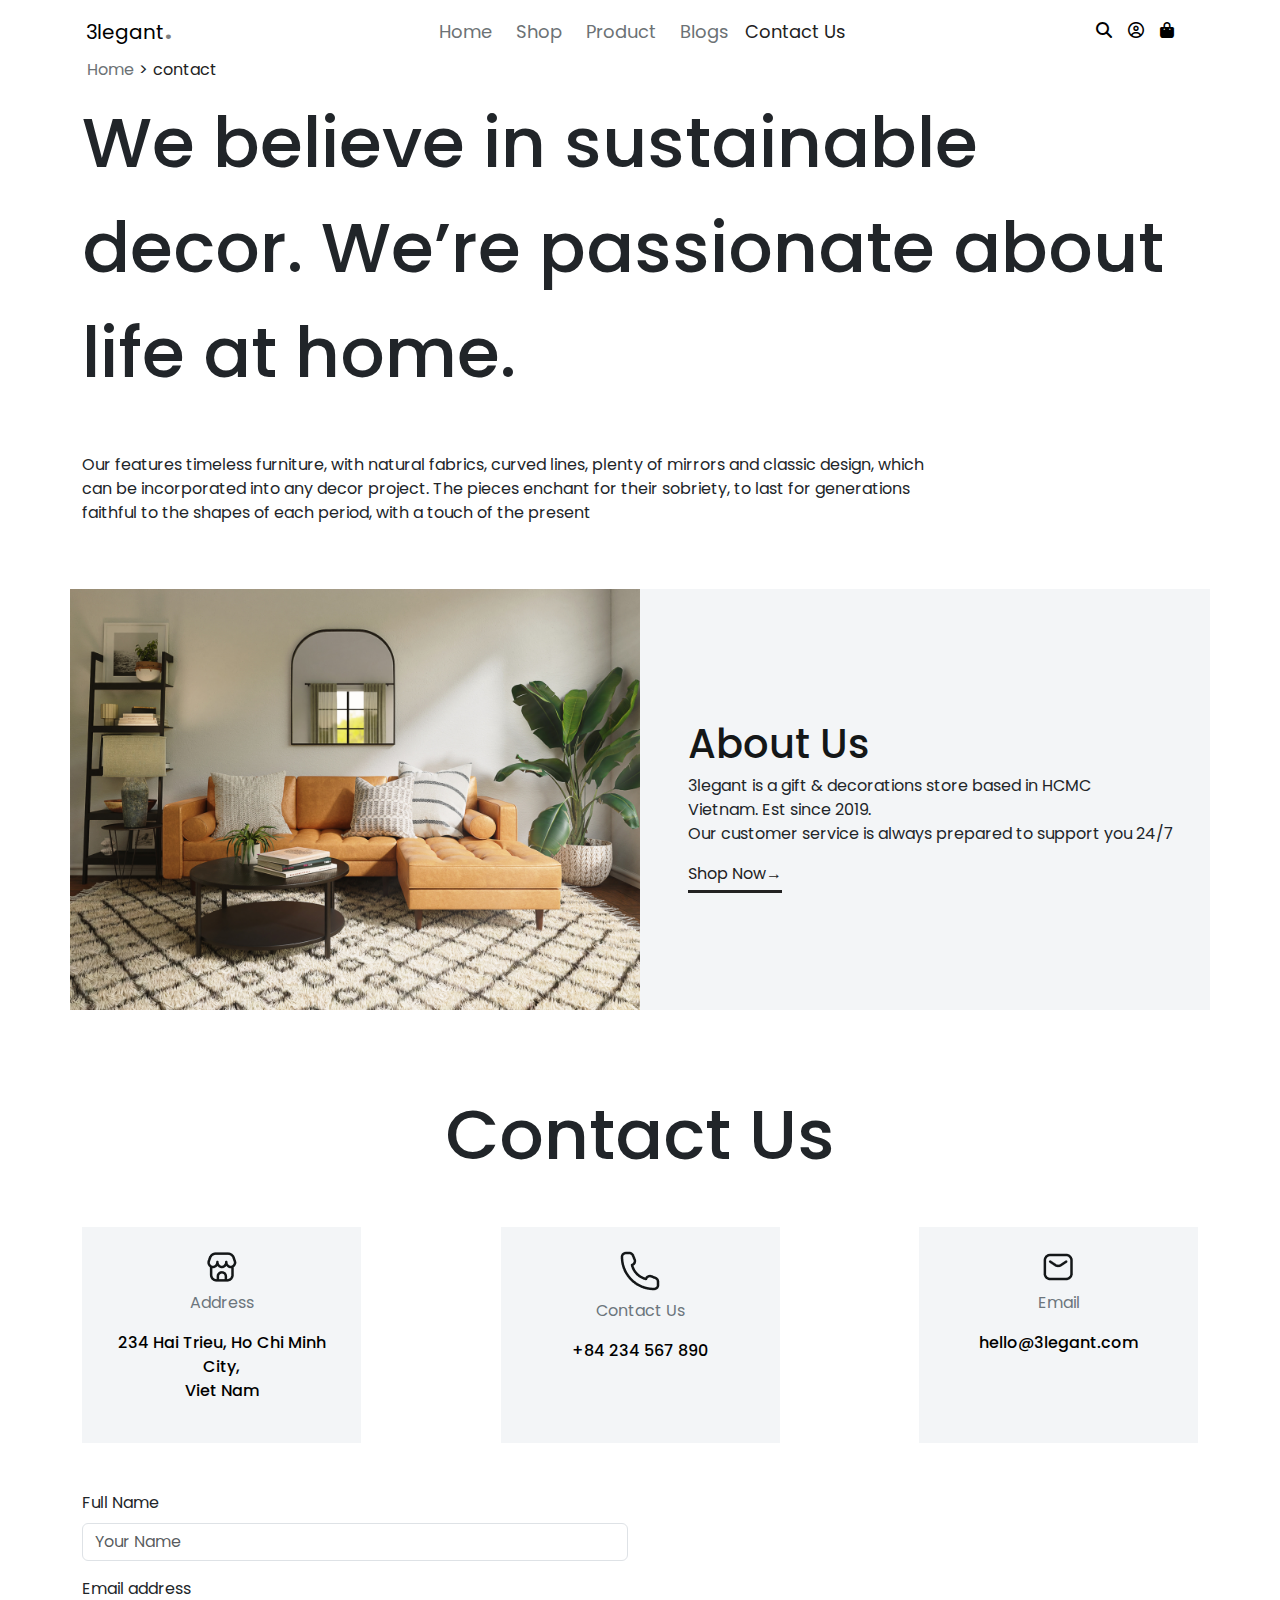
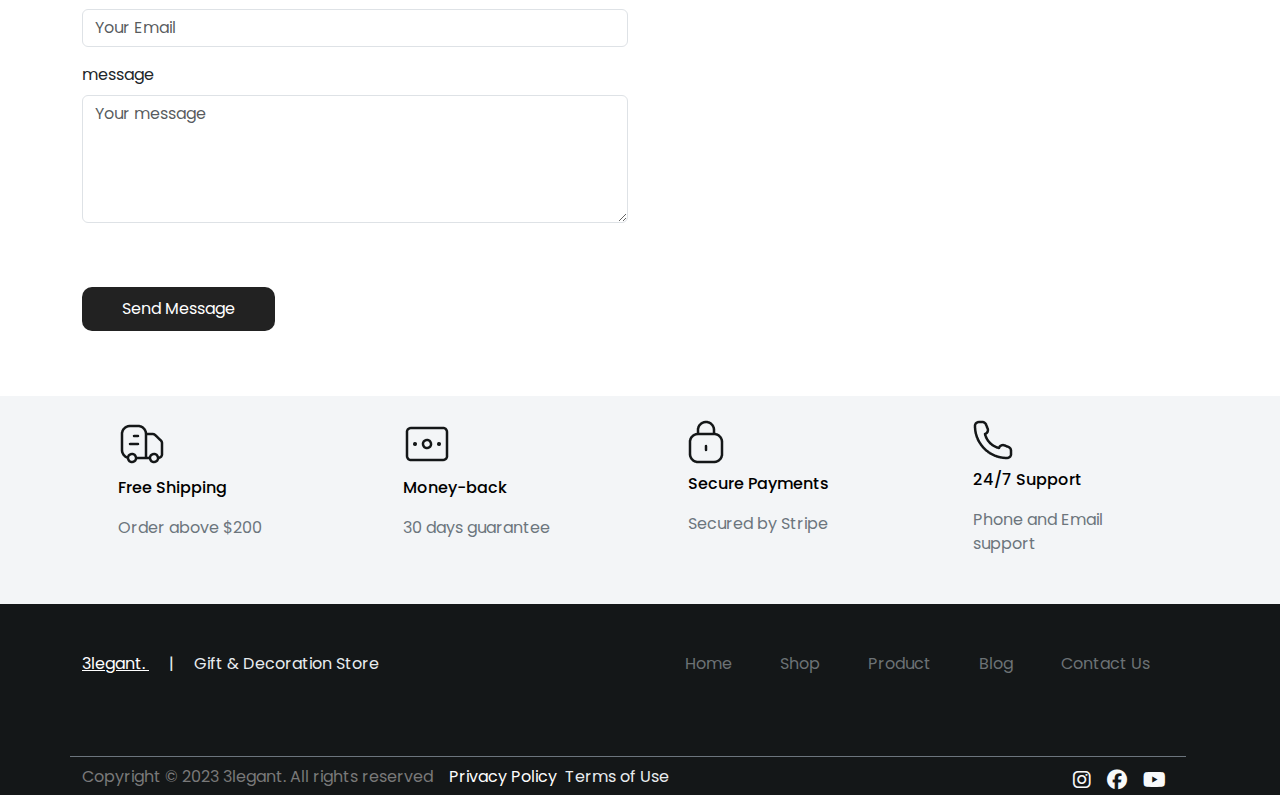
<file: contact.html>
<!DOCTYPE html>
<html lang="en">

<head>
    <meta charset="UTF-8">
    <meta name="viewport" content="width=device-width, initial-scale=1.0">
    <title>store</title>
    <!-- link fontawesome /font -->
    <link rel="stylesheet" href="https://cdnjs.cloudflare.com/ajax/libs/font-awesome/6.6.0/css/all.min.css">
    <link href="//maxcdn.bootstrapcdn.com/font-awesome/4.1.0/css/font-awesome.min.css" rel="stylesheet">
    <link rel="preconnect" href="https://fonts.googleapis.com">
    <link rel="preconnect" href="https://fonts.gstatic.com" crossorigin>
    <link href="https://fonts.googleapis.com/css2?family=Poppins:ital,wght@0,100;0,200;0,300;0,400;0,500;0,600;0,700;0,800;0,900;1,100;1,200;1,300;1,400;1,500;1,600;1,700;1,800;1,900&display=swap" rel="stylesheet">

    <!-- Link Bootstrab -->
    <link rel="stylesheet" href="https://cdnjs.cloudflare.com/ajax/libs/bootstrap/5.3.3/css/bootstrap.min.css" integrity="sha512-jnSuA4Ss2PkkikSOLtYs8BlYIeeIK1h99ty4YfvRPAlzr377vr3CXDb7sb7eEEBYjDtcYj+AjBH3FLv5uSJuXg==" crossorigin="anonymous" referrerpolicy="no-referrer"
    />
    <!-- Link Swiper's CSS -->

    <link rel="stylesheet" href="https://cdn.jsdelivr.net/npm/swiper@11/swiper-bundle.min.css" />
    <link rel="stylesheet" href="assets/css/style.css">



</head>

<body>
    <header class="position-fixed top-0 ">
        <div class="nav-wrapper">
            <nav class="navbar navbar-expand-lg bg-white fixed-top  ">
                <div class="container">

                    <button class="navbar-toggler" type="button" class="navbar-toggler" type="button" data-bs-toggle="offcanvas" data-bs-target="#offcanvasNavbar" aria-controls="offcanvasNavbar" aria-expanded="false" aria-label="Toggle navigation">
              
                <span class="navbar-toggler-icon"></span>
             </button>

                    <a class="navbar-brand  ms-1" href="index.html">3legant<span class="logo-span">.</span></a>
                    <div class="offcanvas vh-100 offcanvas-start" tabindex="-1" id="offcanvasNavbar" aria-labelledby="offcanvasNavbarLabel">
                        <div class="offcanvas-header">
                            <h5 class="offcanvas-title" id="offcanvasNavbarLabel"><a class="navbar-brand me-lg-auto ms-1" href="index.html">3legant<span class="logo-span">.</span></a></h5>
                            <button type="button" class="btn-close" data-bs-dismiss="offcanvas" aria-label="Close"></button>
                        </div>
                        <div class="offcanvas-body d-flex flex-column align-items-lg-center justify-content-center">
                            <ul class=" navbar-nav  nanbar-nav-r mx-lg-auto mb-2 mb-lg-0">
                                <li class="nav-item nav-item-home d-lg-none ">
                                    <div class="search2 d-lg-none d-flex">
                                        <input type="text" class="searchTerm" placeholder="What are you looking for?">
                                        <button type="submit" class="searchButton">
                                              <i class="fa fa-search"></i>
                                           </button>
                                    </div>
                                </li>
                                <li class="nav-item nav-item-home me-lg-2 mt-lg-0 mt-2">
                                    <a class="nav-link" href="index.html">Home</a>
                                </li>

                                <li class="nav-item nav-item-shop me-lg-2">
                                    <a class="nav-link" href="shop-page.html">Shop</a>
                                </li>

                                <li class="nav-item nav-item-product me-lg-2">
                                    <a class="nav-link" href="product.html">Product</a>
                                </li>

                                <li class="nav-item nav-item-contact">
                                    <a class="nav-link" href="blog.html">Blogs</a>
                                </li>

                                <li class="nav-item nav-item-contact">
                                    <a class="nav-link" href="contact.html">Contact Us</a>
                                </li>

                            </ul>

                            <ul class="d-none d-lg-block d-md-none navbar-nav  ms-lg-auto mb-2 mb-lg-0">
                                <li class="nav-item nav-item-c">

                                </li>
                            </ul>

                        </div>

                    </div>
                    <button class=" me-lg-3 bg-transparent border-0 d-none d-lg-inline-block" data-bs-toggle="modal" data-bs-target="#searchModal"><i class="fas fa-search " ></i></button>

                    <div class="nav-item pe-3 dropdown ms-lg-0 ms-auto ">

                        <a class="black-color" href="#" id="navbarDropdown" role="button" data-bs-toggle="dropdown" aria-haspopup="true" aria-expanded="false">
                            <i class="fa-regular fa-circle-user "></i>
                        </a>
                        <div class="dropdown-menu dropdown-menu-end" aria-labelledby="navbarDropdown">
                            <a class="dropdown-item d-flex justify-content-between" href="my-account.html "> <span>My account</span> <i class="fa-solid fa-user-large  "></i></a>

                            <a class="dropdown-item d-flex justify-content-between" href="sign-in.html"> <span>Sign in</span> <i class="fa-solid fa-right-to-bracket  "></i></a>

                            <a class="dropdown-item d-flex justify-content-between" href="sign-up.html"> <span>Sign up</span> <i class="fa-solid fa-user-plus "></i></a>
                        </div>
                    </div>

                    <a class=" position-relative black-color me-lg-3 me-2" href="#" onclick="open_cart()">
                        <i class="pe-2 fa-solid fa-bag-shopping"></i>
                        <span class="cart-counter position-absolute top-0  start-100  translate-middle badge rounded-pill text-bg-secondary count_item ">0</span>
                    </a>



                </div>

            </nav>
        </div>

        </div>
    </header>

    <main>



        <!-- modal search-->
        <div class="modal fade" id="searchModal" tabindex="-1" aria-labelledby="searchModalLabel" aria-hidden="true">
            <div class="modal-dialog modal-dialog-centered">
                <div class="modal-content">
                    <div class="modal-header">
                        <h5 class="modal-title" id="searchModalLabel">search</h5>
                        <button type="button" class="btn-close" data-bs-dismiss="modal" aria-label="Close"></button>
                    </div>
                    <div class="modal-body">
                        <!-- نموذج البحث -->
                        <form action="/search" method="get">
                            <div class="input-group mb-3">
                                <input type="text" class="form-control" placeholder="search here.." required>
                                <button type="submit" class="btn btn-secondary">
                        <i class="fas fa-search"></i>
                    </button>
                            </div>
                        </form>
                    </div>
                </div>
            </div>
        </div>
        <!-- /* ************************cart right******************************** */ -->
        <div class="cart">
            <div class="top_cart">
                <h2><span>C</span>art</h2>
                <span class="close_cart" onclick="close_cart()"><i class="fa-regular fa-circle-xmark"></i></span>
            </div>

            <div class="items_in_cart">


            </div>

            <div class="botton_cart">
                <div class="total">
                    <p>cart subtotal</p>
                    <p class="price_cart_total">$0</p>
                </div>
                <div class="button_cart">
                    <a href="cart.html" class="btn_cart trans_bg ">Checkout</a>

                    <a href="cart.html" class="">View Cart</a>
                </div>
            </div>
        </div>

        <!-- /* ************************text******************************** */ -->
        <section class="text">
            <div class="container">
                <div class=" d-flex  mt-3 w-100  flex-column">
                    <div class="link-pag d-flex my-2 w-100 text-center text-lg-start">
                        <a href="index.html">Home</a>>
                        <a href="contact.html">contact</a>

                    </div>
                    <div class="title-contact">We believe in sustainable <br>decor. We’re passionate about <br> life at home.</div>
                    <p class="mt-5  ">Our features timeless furniture, with natural fabrics, curved lines, plenty of mirrors and classic design, which <br> can be incorporated into any decor project. The pieces enchant for their sobriety, to last for generations <br> faithful
                        to the shapes of each period, with a touch of the present</p>
                </div>
            </div>


        </section>


        <!-- /* ************************HUNDREDS******************************** */ -->
        <section class="sec-img p-0">
            <div class="container p-0">
                <div class="row w-100 mt-5 mx-0  ">
                    <div class="col-lg-6  p-0 col-12">
                        <img src=" assets/img/Paste image (1).png " alt=" " class=" " style="width: 100%; ">
                    </div>
                    <div class="col-lg-6  p-lg-0 p-5 col-12" style="background: rgba(243, 245, 247, 1); ">
                        <div class=" container  d-flex flex-column justify-content-center h-100 ps-5">
                            <div class=" " style="color: rgba(20, 23, 24, 1); font-weight: 500; font-size: 40px;">About Us</div>
                            <p>3legant is a gift & decorations store based in HCMC <br> Vietnam. Est since 2019. <br> Our customer service is always prepared to support you 24/7</p>
                            <div class="">
                                <a href="# " class="">Shop Now<span class="share">→</span></a>
                            </div>

                        </div>

                    </div>

                </div>
            </div>

        </section>
        <!-- /* ************************contact1******************************** */ -->
        <section class="serves py-5 ">

            <div class="container">
                <p class="title-contact text-center py-4">Contact Us</p>
                <div class="p-0  w-100 d-flex justify-content-between  flex-lg-row flex-column row " style="margin-inline: auto;">
                    <div class="   text-center card-contact p-4 col-lg-4" style=" background: rgba(243, 245, 247, 1); ">
                        <img src="assets/img/contact1.png " alt=" ">
                        <p class="text-secondary mt-2">Address</p>
                        <p class="text-black  " style="font-weight: 500; ">234 Hai Trieu, Ho Chi Minh City, <br> Viet Nam</p>
                    </div>

                    <div class="  text-center card-contact p-4 col-lg-4" style=" background: rgba(243, 245, 247, 1); ">
                        <img src="assets/img/col.png " alt=" ">
                        <p class="text-secondary mt-2 ">Contact Us</p>
                        <p class="text-black " style="font-weight: 500; ">+84 234 567 890
                        </p>

                    </div>

                    <div class="   text-center  card-contact p-4 col-lg-4" style=" background: rgba(243, 245, 247, 1); ">
                        <img src="assets/img/contact2.png " alt=" ">
                        <p class="text-secondary mt-2 ">Email</p>
                        <p class="text-black " style="font-weight: 500; ">hello@3legant.com
                        </p>

                    </div>


                </div>
            </div>
            </div>
        </section>
        <!-- /* ************************contact2******************************** */ -->
        <section class="contact">

            <div class="container">
                <div class="row">
                    <div class="col-lg-6 col-12  order-2 order-lg-1">
                        <form action="">
                            <div class="mb-3">
                                <label for="exampleFormControlInput1" class="form-label">  Full Name</label>
                                <input type="text" class="form-control" id="exampleFormControlInput1" placeholder="Your Name">
                            </div>
                            <div class="mb-3">
                                <label for="exampleFormControlInput2" class="form-label">Email address</label>
                                <input type="email" class="form-control" id="exampleFormControlInput2" placeholder="Your Email">
                            </div>
                            <div class="mb-3 mt-3">
                                <label for="exampleFormControlTextarea1" class="form-label">message</label>
                                <textarea class="form-control pb-5" id="exampleFormControlTextarea1" rows="3" placeholder="Your message"></textarea>
                            </div>
                            <button type="submit" class="Message mt-5 mb-lg-0 mb-4">Send Message</button>
                        </form>

                    </div>
                    <div class="col-lg-6 col-12  order-lg-2 order-1">
                        <div class="pb-5 w-100">
                            <iframe src="https://www.google.com/maps/embed?pb=!1m18!1m12!1m3!1d7460.380408988353!2d35.905983043374626!3d31.917114123129565!2m3!1f0!2f0!3f0!3m2!1i1024!2i768!4f13.1!3m3!1m2!1s0x151ca190af50d187%3A0xb4d617b77ac402c6!2sSHEIN%20STORE%20JO!5e0!3m2!1sar!2ses!4v1738187340399!5m2!1sar!2ses"
                                width="600" height="450" style="border:0;" allowfullscreen="" loading="lazy" referrerpolicy="no-referrer-when-downgrade" class="w-100"></iframe>
                        </div>
                    </div>
                </div>
            </div>
        </section>
        <!-- /* ************************serves2******************************** */ -->
        <section class="serves p-0 " style=" background: rgba(243, 245, 247, 1); ">
            <div class="container ">
                <div class="row p-0 ">
                    <div class="col mx-lg-4 mx-5 p-4 mb-2 ">
                        <img src="assets/img/delivery.png " alt=" ">
                        <p class="text-black mt-2 " style="font-weight: 500; ">Free Shipping</p>
                        <p class="text-secondary ">Order above $200</p>
                    </div>
                    <div class="col mx-lg-4 mx-5 p-4 mb-2 ">
                        <img src="assets/img/money.png " alt=" ">
                        <p class="text-black mt-2 " style="font-weight: 500; ">Money-back</p>
                        <p class="text-secondary ">30 days guarantee</p>
                    </div>


                    <div class="col mx-lg-4 mx-5 p-4 mb-2 ">
                        <img src="assets/img/Vector.png " alt=" ">
                        <p class="text-black mt-2 " style="font-weight: 500; ">Secure Payments</p>
                        <p class="text-secondary ">Secured by Stripe</p>
                    </div>
                    <div class="col mx-lg-4 mx-5 p-4 mb-2 ">
                        <img src="assets/img/col.png " alt=" ">
                        <p class="text-black mt-2 " style="font-weight: 500; ">24/7 Support</p>
                        <p class="text-secondary ">Phone and Email support</p>
                    </div>
                </div>
            </div>
            </div>
        </section>
    </main>

    <footer style="background: rgba(20, 23, 24, 1); ">
        <div class="container text-center text-lg-start ">
            <div class="row w-100 d-flex flex-lg-row py-5 align-items-center flex-column ">
                <div class="col-lg-6 d-flex justify-content-center justify-content-lg-start flex-column flex-lg-row ">
                    <a href="# " class=" " style="color:white ">3legant. <span style="color: rgba(232, 236, 239, 1); margin-inline: 20px; " class="d-none d-lg-inline-block ">|</span></a>
                    <p style="color: rgba(232, 236, 239, 1); ">Gift & Decoration Store </p>
                </div>
                <ul class=" col d-flex flex-lg-row justify-content-end flex-column navfooter ">
                    <li class="nav-item mx-4 list-group-item ">
                        <a class="nav-link active " aria-current="page " href="# ">Home</a>
                    </li>
                    <li class="nav-item mx-4 list-group-item my-lg-0 my-2 ">
                        <a class="nav-link " href="shop-page.html">Shop</a>
                    </li>
                    <li class="nav-item mx-4 list-group-item my-lg-0 my-2 ">
                        <a class="nav-link " href="product.html">Product</a>
                    </li>
                    <li class="nav-item mx-4 list-group-item my-lg-0 my-2 ">
                        <a class="nav-link " href="blog.html">Blog</a>
                    </li>
                    <li class="nav-item mx-4 list-group-item my-lg-0 my-2 ">
                        <a class="nav-link " href="contact.html">Contact Us</a>
                    </li>
                </ul>
            </div>
            <div class="row w-100 d-flex border-top border-secondary mt-lg-3 mt-2 justify-content-lg-between flex-column flex-lg-row  pt-2">
                <div class="d-flex col-lg-8 flex-column flex-lg-row order-2 order-lg-1 ">
                    <a class="me-2 " href="#" style="color: rgb(121, 121, 121); text-decoration: none;">Copyright © 2023 3legant. All rights reserved</a>
                    <a href="#" class="ms-lg-2 " style="color: rgba(254, 254, 254, 1);  text-decoration: none;">Privacy Policy</a>
                    <a href="#" class="mx-2" style="color: rgba(232, 236, 239, 1); text-decoration: none;">Terms of Use</a>
                </div>
                <div class="icons col-lg-4 d-flex justify-content-lg-end justify-content-center order-1 order-lg-2 my-lg-0 my-2 ">
                    <a href="# " class="text-light mx-2 " style="font-size: 20px; "><i class="fa-brands fa-instagram "></i></a>
                    <a href="# " class="text-light mx-2 " style="font-size: 20px; "> <i class="fa-brands fa-facebook "></i></a>
                    <a href="# " class="text-light mx-2 " style="font-size: 20px; "><i class="fa-brands fa-youtube "></i></a>
                </div>
            </div>
        </div>
        </div>


    </footer>




    <script src="https://cdnjs.cloudflare.com/ajax/libs/bootstrap/5.3.3/js/bootstrap.bundle.min.js " integrity="sha512-7Pi/otdlbbCR+LnW+F7PwFcSDJOuUJB3OxtEHbg4vSMvzvJjde4Po1v4BR9Gdc9aXNUNFVUY+SK51wWT8WF0Gg==" crossorigin=" anonymous
                        " referrerpolicy="no-referrer "></script>






</body>

</html>

</footer>




<script src="assets/js/custom.js "></script>
<script src="https://cdnjs.cloudflare.com/ajax/libs/bootstrap/5.3.3/js/bootstrap.bundle.min.js " integrity="sha512-7Pi/otdlbbCR+LnW+F7PwFcSDJOuUJB3OxtEHbg4vSMvzvJjde4Po1v4BR9Gdc9aXNUNFVUY+SK51wWT8WF0Gg==" crossorigin=" anonymous " referrerpolicy="no-referrer "></script>


<script src="assets/js/items_home.js "></script>
<script src="https://code.jquery.com/jquery-3.7.1.min.js"></script>

<script src="https://cdnjs.cloudflare.com/ajax/libs/bootstrap/5.3.3/js/bootstrap.bundle.min.js " integrity="sha512-7Pi/otdlbbCR+LnW+F7PwFcSDJOuUJB3OxtEHbg4vSMvzvJjde4Po1v4BR9Gdc9aXNUNFVUY+SK51wWT8WF0Gg==" crossorigin=" anonymous" referrerpolicy="no-referrer "></script>





</body>

</html>
</file>
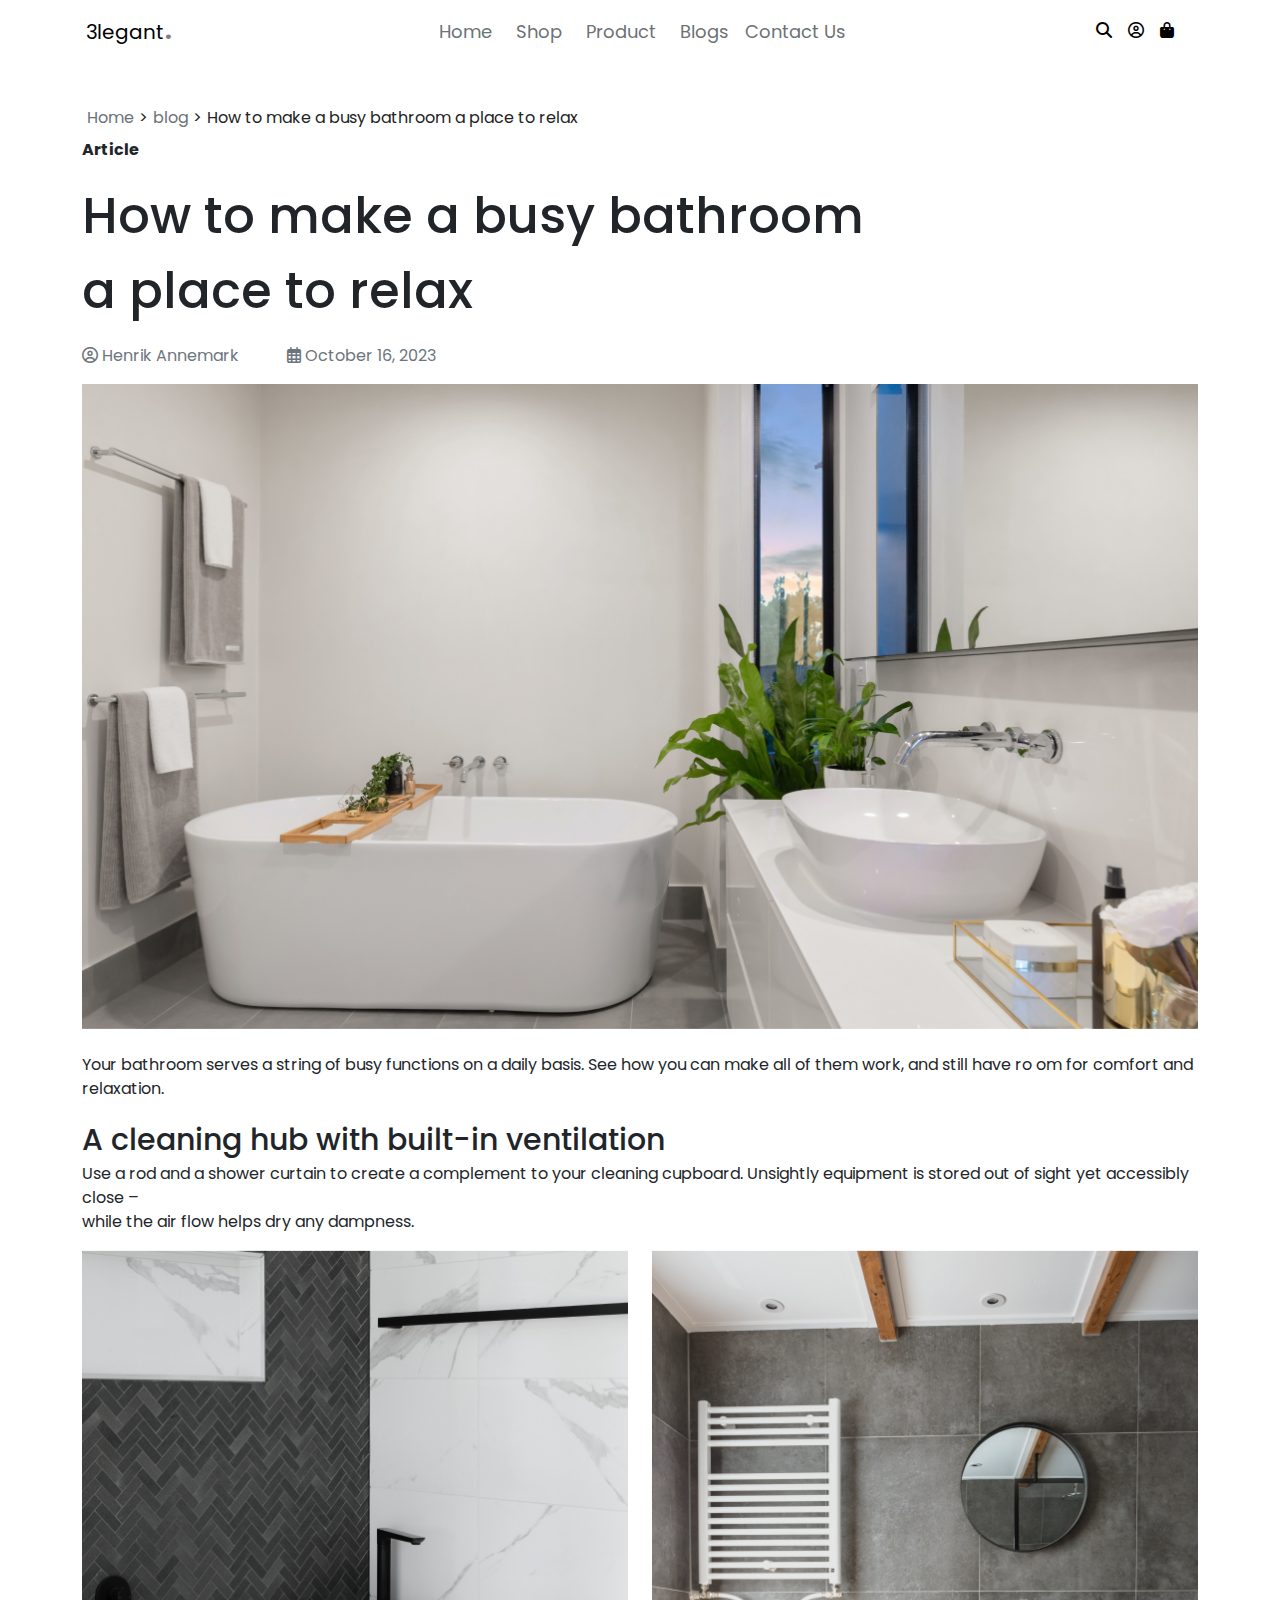
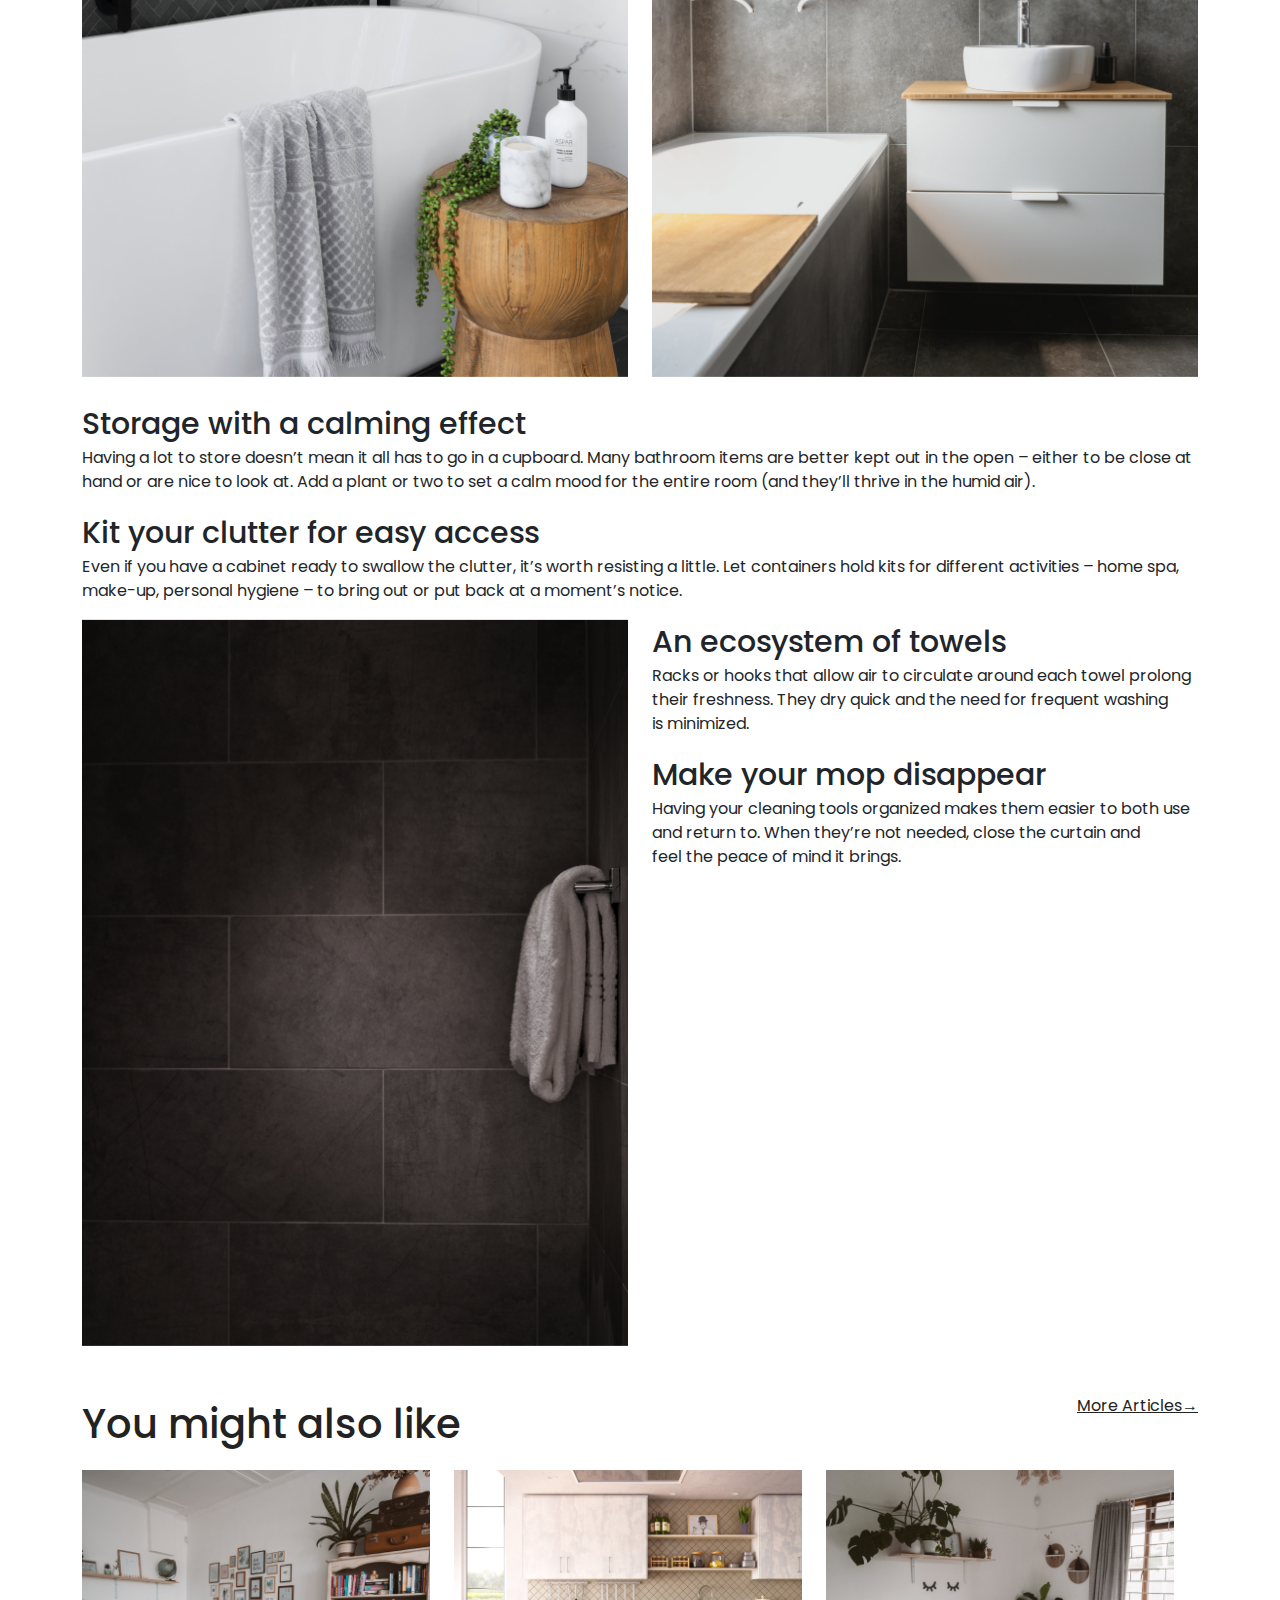
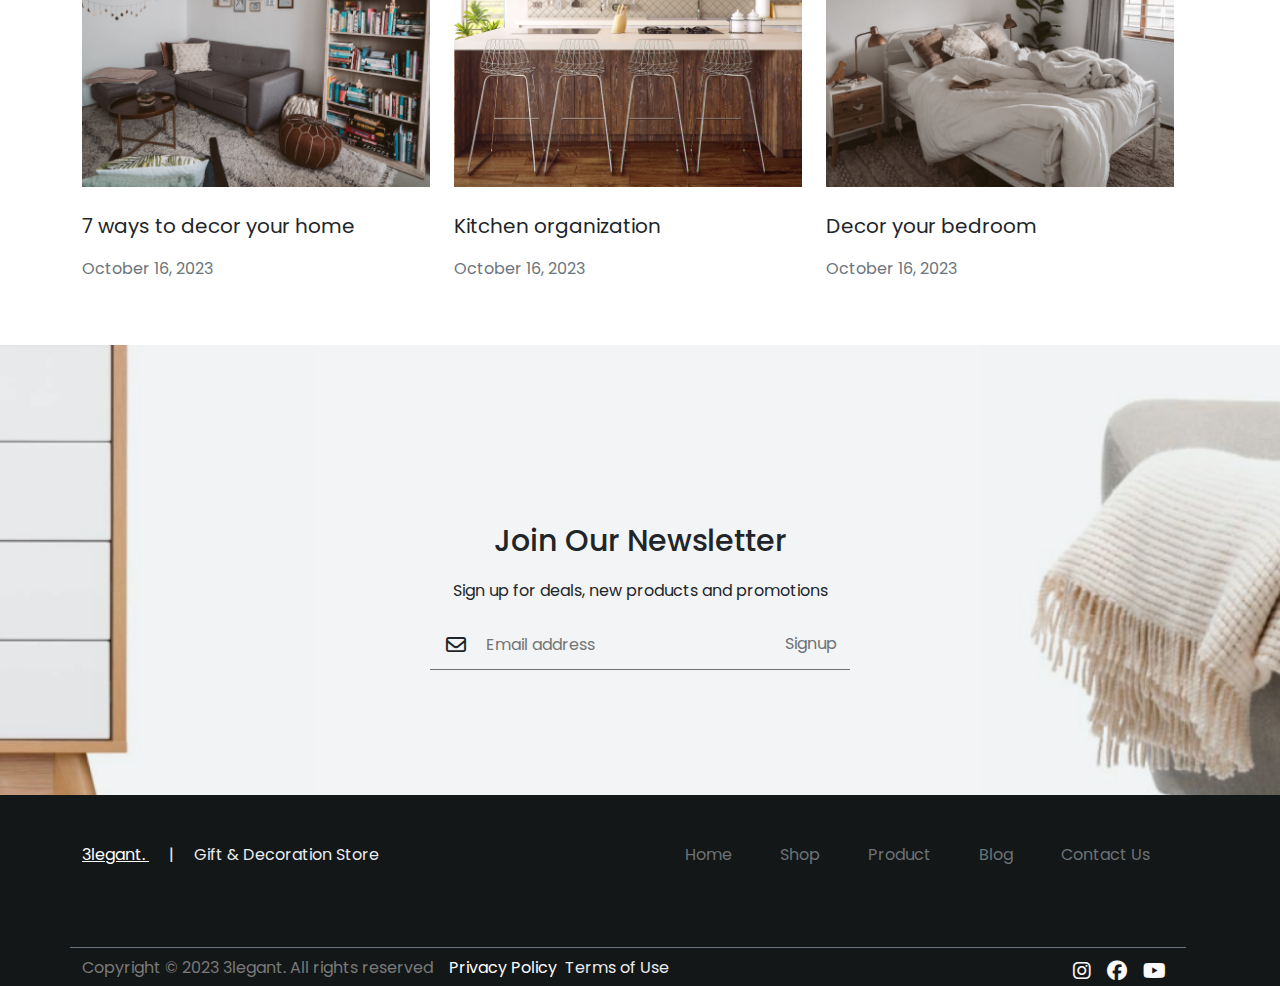
<file: details.html>
<!DOCTYPE html>
<html lang="en">

<head>
    <meta charset="UTF-8">
    <meta name="viewport" content="width=device-width, initial-scale=1.0">
    <title>store</title>
    <!-- link fontawesome /font -->
    <link rel="stylesheet" href="https://cdnjs.cloudflare.com/ajax/libs/font-awesome/6.6.0/css/all.min.css">
    <link href="//maxcdn.bootstrapcdn.com/font-awesome/4.1.0/css/font-awesome.min.css" rel="stylesheet">
    <link rel="preconnect" href="https://fonts.googleapis.com">
    <link rel="preconnect" href="https://fonts.gstatic.com" crossorigin>
    <link href="https://fonts.googleapis.com/css2?family=Poppins:ital,wght@0,100;0,200;0,300;0,400;0,500;0,600;0,700;0,800;0,900;1,100;1,200;1,300;1,400;1,500;1,600;1,700;1,800;1,900&display=swap" rel="stylesheet">

    <!-- Link Bootstrab -->
    <link rel="stylesheet" href="https://cdnjs.cloudflare.com/ajax/libs/bootstrap/5.3.3/css/bootstrap.min.css" integrity="sha512-jnSuA4Ss2PkkikSOLtYs8BlYIeeIK1h99ty4YfvRPAlzr377vr3CXDb7sb7eEEBYjDtcYj+AjBH3FLv5uSJuXg==" crossorigin="anonymous" referrerpolicy="no-referrer"
    />
    <!-- Link Swiper's CSS -->

    <link rel="stylesheet" href="https://cdn.jsdelivr.net/npm/swiper@11/swiper-bundle.min.css" />
    <link rel="stylesheet" href="assets/css/style.css">




</head>


<body>
    <header class="position-fixed top-0 ">
        <div class="nav-wrapper">
            <nav class="navbar navbar-expand-lg bg-white fixed-top  ">
                <div class="container">

                    <button class="navbar-toggler" type="button" class="navbar-toggler" type="button" data-bs-toggle="offcanvas" data-bs-target="#offcanvasNavbar" aria-controls="offcanvasNavbar" aria-expanded="false" aria-label="Toggle navigation">
              
                <span class="navbar-toggler-icon"></span>
             </button>

                    <a class="navbar-brand  ms-1" href="index.html">3legant<span class="logo-span">.</span></a>
                    <div class="offcanvas vh-100 offcanvas-start" tabindex="-1" id="offcanvasNavbar" aria-labelledby="offcanvasNavbarLabel">
                        <div class="offcanvas-header">
                            <h5 class="offcanvas-title" id="offcanvasNavbarLabel"><a class="navbar-brand me-lg-auto ms-1" href="index.html">3legant<span class="logo-span">.</span></a></h5>
                            <button type="button" class="btn-close" data-bs-dismiss="offcanvas" aria-label="Close"></button>
                        </div>
                        <div class="offcanvas-body d-flex flex-column align-items-lg-center justify-content-center">
                            <ul class=" navbar-nav  nanbar-nav-r mx-lg-auto mb-2 mb-lg-0">
                                <li class="nav-item nav-item-home d-lg-none ">
                                    <div class="search2 d-lg-none d-flex">
                                        <input type="text" class="searchTerm" placeholder="What are you looking for?">
                                        <button type="submit" class="searchButton">
                                              <i class="fa fa-search"></i>
                                           </button>
                                    </div>
                                </li>
                                <li class="nav-item nav-item-home me-lg-2 mt-lg-0 mt-2">
                                    <a class="nav-link" href="index.html">Home</a>
                                </li>

                                <li class="nav-item nav-item-shop me-lg-2">
                                    <a class="nav-link" href="shop-page.html">Shop</a>
                                </li>

                                <li class="nav-item nav-item-product me-lg-2">
                                    <a class="nav-link" href="product.html">Product</a>
                                </li>

                                <li class="nav-item nav-item-contact">
                                    <a class="nav-link" href="blog.html">Blogs</a>
                                </li>

                                <li class="nav-item nav-item-contact">
                                    <a class="nav-link" href="contact.html">Contact Us</a>
                                </li>

                            </ul>

                            <ul class="d-none d-lg-block d-md-none navbar-nav  ms-lg-auto mb-2 mb-lg-0">
                                <li class="nav-item nav-item-c">

                                </li>
                            </ul>

                        </div>

                    </div>
                    <button class=" me-lg-3 bg-transparent border-0 d-none d-lg-inline-block" data-bs-toggle="modal" data-bs-target="#searchModal"><i class="fas fa-search " ></i></button>

                    <div class="nav-item pe-3 dropdown ms-lg-0 ms-auto ">

                        <a class="black-color" href="#" id="navbarDropdown" role="button" data-bs-toggle="dropdown" aria-haspopup="true" aria-expanded="false">
                            <i class="fa-regular fa-circle-user "></i>
                        </a>
                        <div class="dropdown-menu dropdown-menu-end" aria-labelledby="navbarDropdown">
                            <a class="dropdown-item d-flex justify-content-between" href="my-account.html "> <span>My account</span> <i class="fa-solid fa-user-large  "></i></a>

                            <a class="dropdown-item d-flex justify-content-between" href="sign-in.html"> <span>Sign in</span> <i class="fa-solid fa-right-to-bracket  "></i></a>

                            <a class="dropdown-item d-flex justify-content-between" href="sign-up.html"> <span>Sign up</span> <i class="fa-solid fa-user-plus "></i></a>
                        </div>
                    </div>

                    <a class=" position-relative black-color me-lg-3 me-2" href="#" onclick="open_cart()">
                        <i class="pe-2 fa-solid fa-bag-shopping"></i>
                        <span class="cart-counter position-absolute top-0  start-100  translate-middle badge rounded-pill text-bg-secondary count_item ">0</span>
                    </a>



                </div>

            </nav>
        </div>

        </div>
    </header>

    <main>

        <!-- modal search-->
        <div class="modal fade" id="searchModal" tabindex="-1" aria-labelledby="searchModalLabel" aria-hidden="true">
            <div class="modal-dialog modal-dialog-centered">
                <div class="modal-content">
                    <div class="modal-header">
                        <h5 class="modal-title" id="searchModalLabel">search</h5>
                        <button type="button" class="btn-close" data-bs-dismiss="modal" aria-label="Close"></button>
                    </div>
                    <div class="modal-body">
                        <!-- نموذج البحث -->
                        <form action="/search" method="get">
                            <div class="input-group mb-3">
                                <input type="text" class="form-control" placeholder="search here.." required>
                                <button type="submit" class="btn btn-secondary">
                        <i class="fas fa-search"></i>
                    </button>
                            </div>
                        </form>
                    </div>
                </div>
            </div>
        </div>

        <!-- /* ************************cart right******************************** */ -->
        <div class="cart">
            <div class="top_cart">
                <h2><span>C</span>art</h2>
                <span class="close_cart" onclick="close_cart()"><i class="fa-regular fa-circle-xmark"></i></span>
            </div>

            <div class="items_in_cart">


            </div>

            <div class="botton_cart">
                <div class="total">
                    <p>cart subtotal</p>
                    <p class="price_cart_total">$0</p>
                </div>
                <div class="button_cart">
                    <a href="cart.html" class="btn_cart trans_bg ">Checkout</a>

                    <a href="cart.html" class="">View Cart</a>
                </div>
            </div>
        </div>
        <!-- /* ************************details******************************** */ -->
        <section class="details pt-5">
            <div class="container ">
                <div class="link-pag d-flex my-2 w-100 text-center text-lg-start ">
                    <a href="index.html">Home</a>>
                    <a href="blog.html">blog</a>>
                    <a href="details.html">How to make a busy bathroom a place to relax</a>

                </div>
                <p class="fw-bold">Article</p>
                <div class="font-50">How to make a busy bathroom <br class="d-lg-flex d-none">a place to relax</div>
                <div class=" w-100">
                    <div class=" d-flex mt-3">
                        <p class="me-5 text-secondary"><i class="fa-regular fa-circle-user "></i> Henrik Annemark</p>
                        <p class="text-secondary"><i class="fa-regular fa-calendar"></i> October 16, 2023</p>
                    </div>

                    <img src="assets/img/details (3).png" alt="" class="w-100">
                    <p class="mt-4">Your bathroom serves a string of busy functions on a daily basis. See how you can make all of them work, and still have ro om for comfort and <br> relaxation.</p>
                    <div class="font-30">A cleaning hub with built-in ventilation</div>
                    <p>Use a rod and a shower curtain to create a complement to your cleaning cupboard. Unsightly equipment is stored out of sight yet accessibly close – <br> while the air flow helps dry any dampness.</p>
                    <div class="row">
                        <img src="assets/img/details (4).png" alt="" class=" col-12 col-lg-6 order-1">
                        <img src="assets/img/details (1).png " alt=" " class=" col-12 col-lg-6  order-lg-2 order-3 ">
                        <div class="w-100 order-2 order-lg-3">
                            <div class="font-30 mt-lg-4 ">Storage with a calming effect</div>
                            <p>Having a lot to store doesn’t mean it all has to go in a cupboard. Many bathroom items are better kept out in the open – either to be close at hand or are nice to look at. Add a plant or two to set a calm mood for the entire
                                room (and they’ll thrive in the humid air).</p>
                        </div>
                        <div class=" w-100  order-4">
                            <div class="font-30">Kit your clutter for easy access</div>
                            <p>Even if you have a cabinet ready to swallow the clutter, it’s worth resisting a little. Let containers hold kits for different activities – home spa, make-up, personal hygiene – to bring out or put back at a moment’s notice.</p>
                        </div>

                    </div>
                    <div class="row ">
                        <div class="col-12 col-lg-6 "><img src="assets/img/details (2).png " alt=" " class="w-100 "></div>
                        <div class="col-12 col-lg-6 ">
                            <div class=" font-30">An ecosystem of towels</div>
                            <p>Racks or hooks that allow air to circulate around each towel prolong <br>their freshness. They dry quick and the need for frequent washing <br>is minimized.</p>
                            <div class="font-30 ">Make your mop disappear</div>
                            <p>Having your cleaning tools organized makes them easier to both use <br>and return to. When they’re not needed, close the curtain and <br>feel the peace of mind it brings.</p>
                        </div>
                    </div>
                </div>
            </div>
        </section>

        <!-- /* ************************Articles******************************** */ -->

        <section class="Articles ">
            <div class="container mt-5 ">
                <div class=" mt-4 d-flex justify-content-between title ">
                    <p>You might also like</p>
                    <a href="blog.html">More Articles→</a>
                </div>
                <div class="row w-100 ">
                    <div class="col-lg-4 mb-lg-0 mb-5 ">
                        <img src="assets/img/img container.png " alt=" " class="w-100 ">
                        <p class="mt-4 " style="font-size: 20px; ">7 ways to decor your home</p>
                        <p class="text-secondary">October 16, 2023</p>
                    </div>
                    <div class="col-lg-4 mb-lg-0 mb-5 ">
                        <img src="assets/img/img container (1).png " alt=" " class="w-100 ">
                        <p class="mt-4 " style="font-size: 20px; ">Kitchen organization </p>
                        <p class="text-secondary">October 16, 2023</p>
                    </div>
                    <div class="col-lg-4 mb-lg-0 mb-5 ">
                        <img src="assets/img/img.png " alt=" " class="w-100 ">
                        <p class="mt-4 " style="font-size: 20px; ">Decor your bedroom </p>
                        <p class="text-secondary">October 16, 2023</p>
                    </div>

                </div>
            </div>

        </section>
        <!-- /* ************************Newsletter Email******************************** */ -->

        <section class="sec-email pt-lg-5 d-flex align-items-center w-100 mt-5 ">
            <div class="email d-flex align-items-center ">
                <div class=" d-flex flex-column align-items-center ">
                    <p style="font-size: 30px; font-weight: 500; " class="title-email">Join Our Newsletter</p>
                    <p>Sign up for deals, new products and promotions</p>
                    <form action=" " class="d-flex ">
                        <i class="fa-regular fa-envelope mx-3 mt-3 " style="font-size: 20px; "></i>
                        <input type="email " placeholder=" Email address "> <button>Signup</button>
                    </form>
                </div>
            </div>

        </section>

    </main>

    <footer style="background: rgba(20, 23, 24, 1); ">
        <div class="container text-center text-lg-start ">
            <div class="row w-100 d-flex flex-lg-row py-5 align-items-center flex-column ">
                <div class="col-lg-6 d-flex justify-content-center justify-content-lg-start flex-column flex-lg-row ">
                    <a href="# " class=" " style="color:white ">3legant. <span style="color: rgba(232, 236, 239, 1); margin-inline: 20px; " class="d-none d-lg-inline-block ">|</span></a>
                    <p style="color: rgba(232, 236, 239, 1); ">Gift & Decoration Store </p>
                </div>
                <ul class=" col d-flex flex-lg-row justify-content-end flex-column navfooter ">
                    <li class="nav-item mx-4 list-group-item ">
                        <a class="nav-link active " aria-current="page " href="# ">Home</a>
                    </li>
                    <li class="nav-item mx-4 list-group-item my-lg-0 my-2 ">
                        <a class="nav-link " href="shop-page.html">Shop</a>
                    </li>
                    <li class="nav-item mx-4 list-group-item my-lg-0 my-2 ">
                        <a class="nav-link " href="product.html">Product</a>
                    </li>
                    <li class="nav-item mx-4 list-group-item my-lg-0 my-2 ">
                        <a class="nav-link " href="blog.html">Blog</a>
                    </li>
                    <li class="nav-item mx-4 list-group-item my-lg-0 my-2 ">
                        <a class="nav-link " href="contact.html">Contact Us</a>
                    </li>
                </ul>
            </div>
            <div class="row w-100 d-flex border-top border-secondary mt-lg-3 mt-2 justify-content-lg-between flex-column flex-lg-row  pt-2">
                <div class="d-flex col-lg-8 flex-column flex-lg-row order-2 order-lg-1 ">
                    <a class="me-2 " href="#" style="color: rgb(121, 121, 121); text-decoration: none;">Copyright © 2023 3legant. All rights reserved</a>
                    <a href="#" class="ms-lg-2 " style="color: rgba(254, 254, 254, 1);  text-decoration: none;">Privacy Policy</a>
                    <a href="#" class="mx-2" style="color: rgba(232, 236, 239, 1); text-decoration: none;">Terms of Use</a>
                </div>
                <div class="icons col-lg-4 d-flex justify-content-lg-end justify-content-center order-1 order-lg-2 my-lg-0 my-2 ">
                    <a href="# " class="text-light mx-2 " style="font-size: 20px; "><i class="fa-brands fa-instagram "></i></a>
                    <a href="# " class="text-light mx-2 " style="font-size: 20px; "> <i class="fa-brands fa-facebook "></i></a>
                    <a href="# " class="text-light mx-2 " style="font-size: 20px; "><i class="fa-brands fa-youtube "></i></a>
                </div>
            </div>
        </div>



    </footer>




    <script src="assets/js/custom.js "></script>
    <script src="https://cdnjs.cloudflare.com/ajax/libs/bootstrap/5.3.3/js/bootstrap.bundle.min.js " integrity="sha512-7Pi/otdlbbCR+LnW+F7PwFcSDJOuUJB3OxtEHbg4vSMvzvJjde4Po1v4BR9Gdc9aXNUNFVUY+SK51wWT8WF0Gg==" crossorigin=" anonymous
                            " referrerpolicy="no-referrer "></script>






</body>

</html>

</footer>




<script src="assets/js/custom.js "></script>
<script src="https://cdnjs.cloudflare.com/ajax/libs/bootstrap/5.3.3/js/bootstrap.bundle.min.js " integrity="sha512-7Pi/otdlbbCR+LnW+F7PwFcSDJOuUJB3OxtEHbg4vSMvzvJjde4Po1v4BR9Gdc9aXNUNFVUY+SK51wWT8WF0Gg==" crossorigin=" anonymous " referrerpolicy="no-referrer "></script>

<script src="https://cdn.jsdelivr.net/npm/swiper@11/swiper-bundle.min.js "></script>
<script src="assets/js/swiper.js "></script>

<script src="assets/js/items_home.js "></script>
<script src="https://code.jquery.com/jquery-3.7.1.min.js"></script>
<script src="assets/js/custom.js "></script>
<script src="https://cdnjs.cloudflare.com/ajax/libs/bootstrap/5.3.3/js/bootstrap.bundle.min.js " integrity="sha512-7Pi/otdlbbCR+LnW+F7PwFcSDJOuUJB3OxtEHbg4vSMvzvJjde4Po1v4BR9Gdc9aXNUNFVUY+SK51wWT8WF0Gg==" crossorigin=" anonymous" referrerpolicy="no-referrer "></script>





</body>

</html>
</file>
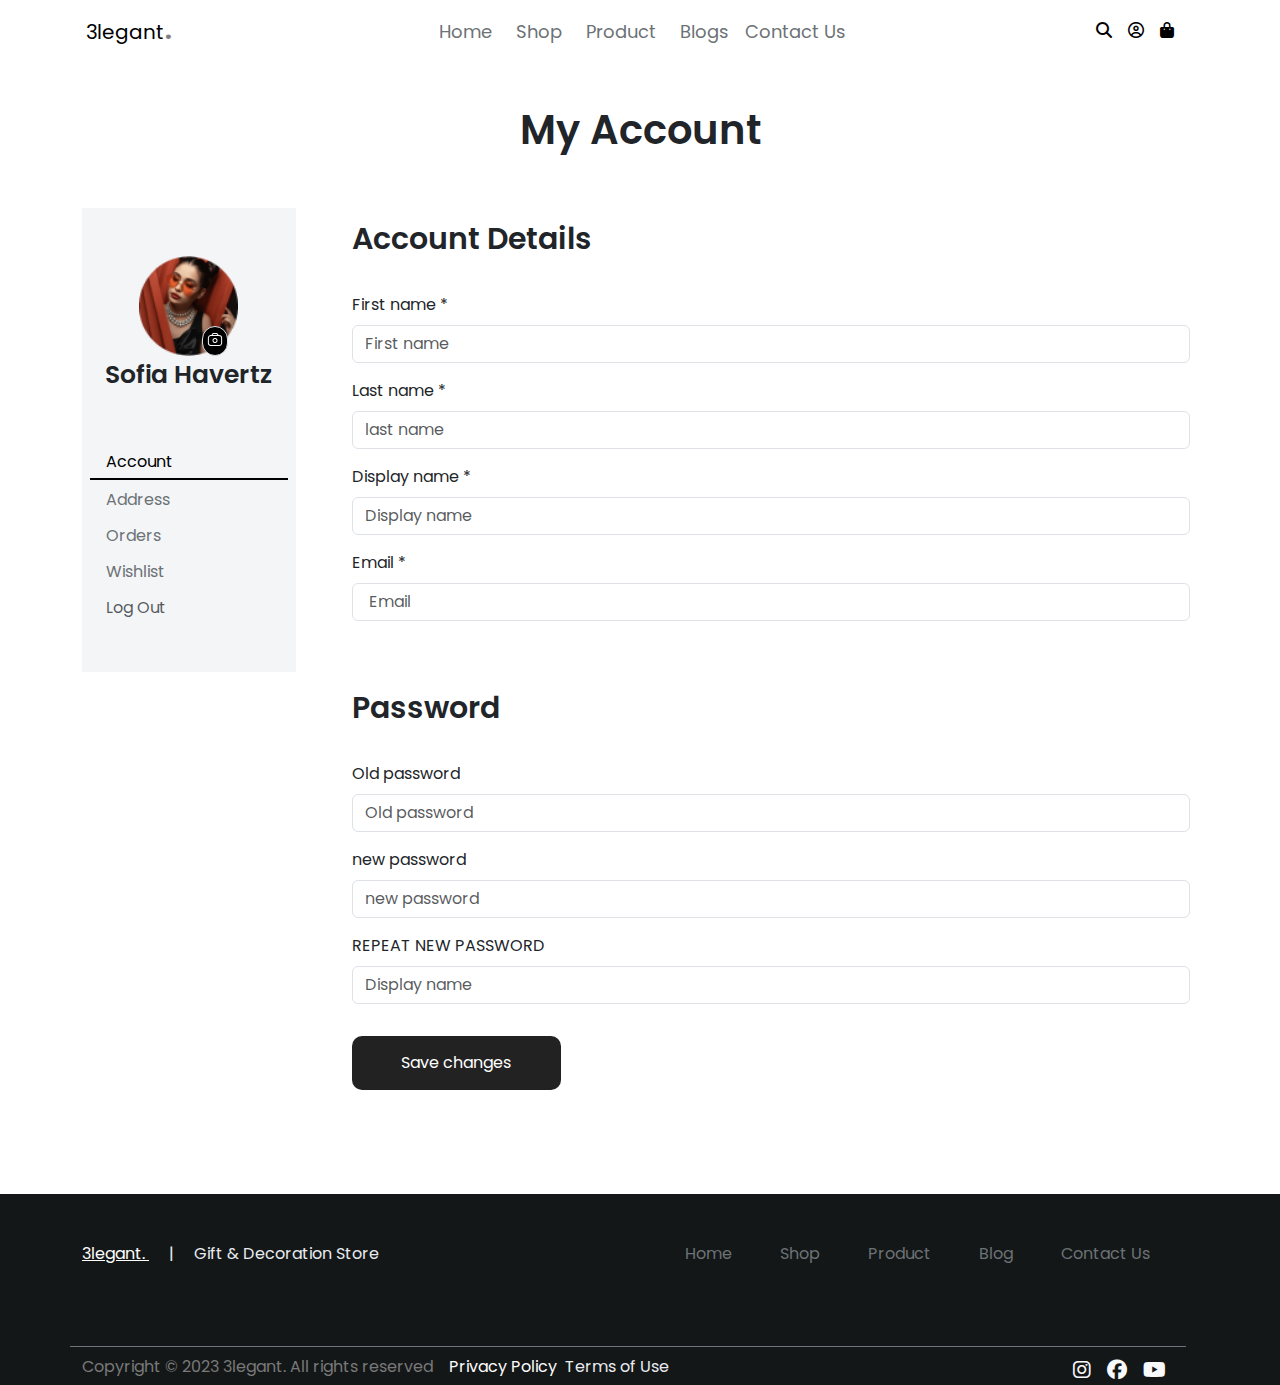
<file: my-account.html>
<!DOCTYPE html>
<html lang="en">

<head>
    <meta charset="UTF-8">
    <meta name="viewport" content="width=device-width, initial-scale=1.0">
    <!-- link fontawesome /font -->
    <link rel="stylesheet" href="https://cdnjs.cloudflare.com/ajax/libs/font-awesome/6.6.0/css/all.min.css">
    <link href="//maxcdn.bootstrapcdn.com/font-awesome/4.1.0/css/font-awesome.min.css" rel="stylesheet">
    <link rel="preconnect" href="https://fonts.googleapis.com">
    <link rel="preconnect" href="https://fonts.gstatic.com" crossorigin>
    <link href="https://fonts.googleapis.com/css2?family=Poppins:ital,wght@0,100;0,200;0,300;0,400;0,500;0,600;0,700;0,800;0,900;1,100;1,200;1,300;1,400;1,500;1,600;1,700;1,800;1,900&display=swap" rel="stylesheet">

    <!-- Link Bootstrab -->
    <link rel="stylesheet" href="https://cdnjs.cloudflare.com/ajax/libs/bootstrap/5.3.3/css/bootstrap.min.css" integrity="sha512-jnSuA4Ss2PkkikSOLtYs8BlYIeeIK1h99ty4YfvRPAlzr377vr3CXDb7sb7eEEBYjDtcYj+AjBH3FLv5uSJuXg==" crossorigin="anonymous" referrerpolicy="no-referrer"
    />
    <!-- Link Swiper's CSS -->

    <link rel="stylesheet" href="https://cdn.jsdelivr.net/npm/swiper@11/swiper-bundle.min.css" />
    <link rel="stylesheet" href="assets/css/style.css">


    <title>my account</title>
</head>

<body>
    <header class="position-fixed top-0 ">
        <div class="nav-wrapper">
            <nav class="navbar navbar-expand-lg bg-white fixed-top  ">
                <div class="container">

                    <button class="navbar-toggler" type="button" class="navbar-toggler" type="button" data-bs-toggle="offcanvas" data-bs-target="#offcanvasNavbar" aria-controls="offcanvasNavbar" aria-expanded="false" aria-label="Toggle navigation">
              
                <span class="navbar-toggler-icon"></span>
             </button>

                    <a class="navbar-brand  ms-1" href="index.html">3legant<span class="logo-span">.</span></a>
                    <div class="offcanvas vh-100 offcanvas-start" tabindex="-1" id="offcanvasNavbar" aria-labelledby="offcanvasNavbarLabel">
                        <div class="offcanvas-header">
                            <h5 class="offcanvas-title" id="offcanvasNavbarLabel"><a class="navbar-brand me-lg-auto ms-1" href="index.html">3legant<span class="logo-span">.</span></a></h5>
                            <button type="button" class="btn-close" data-bs-dismiss="offcanvas" aria-label="Close"></button>
                        </div>
                        <div class="offcanvas-body d-flex flex-column align-items-lg-center justify-content-center">
                            <ul class=" navbar-nav  nanbar-nav-r mx-lg-auto mb-2 mb-lg-0">
                                <li class="nav-item nav-item-home d-lg-none ">
                                    <div class="search2 d-lg-none d-flex">
                                        <input type="text" class="searchTerm" placeholder="What are you looking for?">
                                        <button type="submit" class="searchButton">
                                              <i class="fa fa-search"></i>
                                           </button>
                                    </div>
                                </li>
                                <li class="nav-item nav-item-home me-lg-2 mt-lg-0 mt-2">
                                    <a class="nav-link" href="index.html">Home</a>
                                </li>

                                <li class="nav-item nav-item-shop me-lg-2">
                                    <a class="nav-link" href="shop-page.html">Shop</a>
                                </li>

                                <li class="nav-item nav-item-product me-lg-2">
                                    <a class="nav-link" href="product.html">Product</a>
                                </li>

                                <li class="nav-item nav-item-contact">
                                    <a class="nav-link" href="blog.html">Blogs</a>
                                </li>

                                <li class="nav-item nav-item-contact">
                                    <a class="nav-link" href="contact.html">Contact Us</a>
                                </li>

                            </ul>

                            <ul class="d-none d-lg-block d-md-none navbar-nav  ms-lg-auto mb-2 mb-lg-0">
                                <li class="nav-item nav-item-c">

                                </li>
                            </ul>

                        </div>

                    </div>
                    <button class=" me-lg-3 bg-transparent border-0 d-none d-lg-inline-block" data-bs-toggle="modal" data-bs-target="#searchModal"><i class="fas fa-search " ></i></button>

                    <div class="nav-item pe-3 dropdown ms-lg-0 ms-auto ">

                        <a class="black-color" href="#" id="navbarDropdown" role="button" data-bs-toggle="dropdown" aria-haspopup="true" aria-expanded="false">
                            <i class="fa-regular fa-circle-user "></i>
                        </a>
                        <div class="dropdown-menu dropdown-menu-end" aria-labelledby="navbarDropdown">
                            <a class="dropdown-item d-flex justify-content-between" href="my-account.html "> <span>My account</span> <i class="fa-solid fa-user-large  "></i></a>

                            <a class="dropdown-item d-flex justify-content-between" href="sign-in.html"> <span>Sign in</span> <i class="fa-solid fa-right-to-bracket  "></i></a>

                            <a class="dropdown-item d-flex justify-content-between" href="sign-up.html"> <span>Sign up</span> <i class="fa-solid fa-user-plus "></i></a>
                        </div>
                    </div>

                    <a class=" position-relative black-color me-lg-3 me-2" href="#" onclick="open_cart()">
                        <i class="pe-2 fa-solid fa-bag-shopping"></i>
                        <span class="cart-counter position-absolute top-0  start-100  translate-middle badge rounded-pill text-bg-secondary count_item ">0</span>
                    </a>



                </div>

            </nav>
        </div>

        </div>
    </header>

    <main>

        <!-- modal search-->
        <div class="modal fade" id="searchModal" tabindex="-1" aria-labelledby="searchModalLabel" aria-hidden="true">
            <div class="modal-dialog modal-dialog-centered">
                <div class="modal-content">
                    <div class="modal-header">
                        <h5 class="modal-title" id="searchModalLabel">search</h5>
                        <button type="button" class="btn-close" data-bs-dismiss="modal" aria-label="Close"></button>
                    </div>
                    <div class="modal-body">
                        <!-- نموذج البحث -->
                        <form action="/search" method="get">
                            <div class="input-group mb-3">
                                <input type="text" class="form-control" placeholder="search here.." required>
                                <button type="submit" class="btn btn-secondary">
                        <i class="fas fa-search"></i>
                    </button>
                            </div>
                        </form>
                    </div>
                </div>
            </div>
        </div>
        <!-- /* ************************cart right******************************** */ -->
        <div class="cart">
            <div class="top_cart">
                <h2><span>C</span>art</h2>
                <span class="close_cart" onclick="close_cart()"><i class="fa-regular fa-circle-xmark"></i></span>
            </div>

            <div class="items_in_cart">


            </div>

            <div class="botton_cart">
                <div class="total">
                    <p>cart subtotal</p>
                    <p class="price_cart_total">$0</p>
                </div>
                <div class="button_cart">

                    <button class="btn_cart trans_bg">Checkout</button>
                    <a href="cart.html" class="">View Cart</a>
                </div>
            </div>
        </div>

        <section class="setion-cart">
            <div class="container d-flex justify-content-center  a flex-column">
                <div class="title-account w-100 text-center">My Account</div>
                <div class="w-100 d-flex justify-content-center   ">
                    <div class="d-flex flex-column flex-lg-row w-100 py-5">

                        <div class="nav nav-myaccount  flex-column nav-pills me-3  me-5 " id="v-pills-tab" role="tablist" aria-orientation="vertical">
                            <div class=" navaccuont d-flex  flex-column w-100 justify-content-center align-items-center py-5 px-2 ">
                                <div class="img-account  w-50 ">
                                    <img src="assets/img/account.png" alt="" class="w-100 h-100">
                                    <a href="#" class="bg-black border rounded-4 px-lg-1 px-2 pb-lg-1 pb-2 text-center"><img src="assets/img/camera.png" alt=""></a>
                                </div>
                                <p class="title-pag-account mb-5">Sofia Havertz</p>
                                <div class="d-flex flex-column justify-content-start text-start w-100 tabe">
                                    <button class="nav-link active pb-1 text-start" id="v-pills-home-tab" data-bs-toggle="pill" data-bs-target="#v-pills-home" type="button" role="tab" aria-controls="v-pills-home" aria-selected="true">Account</button>
                                    <button class="nav-link pb-1 text-start" id="v-pills-profile-tab" data-bs-toggle="pill" data-bs-target="#v-pills-profile" type="button" role="tab" aria-controls="v-pills-profile" aria-selected="false">Address</button>
                                    <button class="nav-link pb-1 text-start" id="v-pills-disabled-tab" data-bs-toggle="pill" data-bs-target="#v-pills-disabled" type="button" role="tab" aria-controls="v-pills-disabled" aria-selected="false">Orders</button>
                                    <button class="nav-link pb-1 text-start" id="v-pills-messages-tab" data-bs-toggle="pill" data-bs-target="#v-pills-messages" type="button" role="tab" aria-controls="v-pills-messages" aria-selected="false">Wishlist</button>
                                    <button class="nav-link pb-1 text-start" id="v-pills-settings-tab" data-bs-toggle="pill" data-bs-target="#v-pills-settings" type="button" role="tab" aria-controls="v-pills-settings" aria-selected="false" disabled>Log Out</button>
                                </div>
                            </div>


                        </div>
                        <div class="tab-content w-100" id="v-pills-tabContent">
                            <div class="tab-pane fade show active" id="v-pills-home" role="tabpanel" aria-labelledby="v-pills-home-tab" tabindex="0">
                                <form class="row g-3 mb-5  p-2 ">
                                    <p>Account Details</p>
                                    <div class="col-12 ">
                                        <label for="inputEmail4" class="form-label">First name *</label>
                                        <input type="text" class="form-control" id="inputEmail4" placeholder="First name">
                                    </div>
                                    <div class="col-12">
                                        <label for="inputPassword4" class="form-label">Last name *</label>
                                        <input type="text" class="form-control" id="inputPassword4" placeholder="last name">
                                    </div>
                                    <div class="col-12">
                                        <label for="inputAddress" class="form-label"> Display name *</label>
                                        <input type="password" class="form-control" id="inputAddress" placeholder="Display name ">
                                    </div>
                                    <div class="col-12">
                                        <label for="inputAddress2" class="form-label">Email *</label>
                                        <input type="email" class="form-control" id="inputAddress2" placeholder=" Email">
                                    </div>

                                </form>
                                <form class="row g-3 mb-5  p-2 ">
                                    <p>Password</p>
                                    <div class="col-12 ">
                                        <label for="inputEmail4" class="form-label">Old password</label>
                                        <input type="password" class="form-control" id="inputEmail4" placeholder="Old password">
                                    </div>
                                    <div class="col-12">
                                        <label for="inputPassword4" class="form-label">new password</label>
                                        <input type="password" class="form-control" id="inputPassword4" placeholder="new password">
                                    </div>
                                    <div class="col-12">
                                        <label for="inputAddress" class="form-label">REPEAT NEW PASSWORD</label>
                                        <input type="password" class="form-control mb-3" id="inputAddress" placeholder="Display name ">
                                    </div>
                                    <div class=""><button type="submit" class="save-button">Save changes</button></div>

                                </form>
                            </div>
                            <div class="tab-pane fade" id="v-pills-profile" role="tabpanel" aria-labelledby="v-pills-profile-tab" tabindex="0">
                                <div class="">
                                    <p class="title-pag-account">Address</p>
                                    <div class=" d-flex mt-4 flex-lg-row flex-column ">
                                        <div class="card p-3 mx-3 my-lg-0 my-4">
                                            <div class=" d-flex justify-content-between">
                                                <p class="name-client">Billing Address</p>
                                                <p class="text-secondary"><i class="fa-solid fa-pen"></i> Edit
                                                </p>
                                            </div>
                                            <div class="">
                                                <p class="m-1">Sofia Havertz</p>
                                                <p class="m-1">(+1) 234 567 890</p>
                                                <p class="m-1">345 Long Island, NewYork, United States</p>
                                            </div>

                                        </div>
                                        <div class="card p-3 mx-3">
                                            <div class=" d-flex justify-content-between">
                                                <p class="name-client">Billing Address</p>
                                                <p class="text-secondary"><i class="fa-solid fa-pen"></i> Edit
                                                </p>
                                            </div>
                                            <div class="">
                                                <p class="m-1">Sofia Havertz</p>
                                                <p class="m-1">(+1) 234 567 890</p>
                                                <p class="m-1">345 Long Island, NewYork, United States</p>
                                            </div>

                                        </div>
                                    </div>
                                </div>
                            </div>
                            <div class="tab-pane fade w-100" id="v-pills-disabled" role="tabpanel" aria-labelledby="v-pills-disabled-tab" tabindex="0">
                                <div class="w-100 ">
                                    <p class="title-pag-account my-5">Orders History</p>
                                    <div class=" w-100">
                                        <table class="w-100 h-100 ">
                                            <tr class="border-bottom w-100  text-secondary">
                                                <th>Number ID</th>
                                                <th>Dates</th>
                                                <th>Status</th>
                                                <th>Price</th>
                                            </tr>
                                            <tr class="border-bottom border-top  ">
                                                <td class="py-4">#3456_768</td>
                                                <td class="py-4">October 17, 2023</td>
                                                <td class="py-4">Delivered</td>
                                                <td class="py-4">$1234.00</td>
                                            </tr>
                                            <tr class="border-bottom border-top ">
                                                <td class="py-4">#3456_980</td>
                                                <td class="py-4">October 11, 2023</td>
                                                <td class="py-4">Delivered</td>
                                                <td class="py-4">$345.00</td>
                                            </tr>
                                            <tr class="border-bottom border-top ">
                                                <td class="py-4">#3456_120</td>
                                                <td class="py-4">October 17, 2023</td>
                                                <td class="py-4">Delivered</td>
                                                <td class="py-4">$1234.00</td>
                                            </tr>
                                            <tr class="border-bottom border-top ">
                                                <td class="py-4">#3456_980</td>
                                                <td class="py-4">October 11, 2023</td>
                                                <td class="py-4">Delivered</td>
                                                <td class="py-4">$345.00</td>
                                            </tr>
                                        </table>
                                    </div>
                                </div>
                            </div>
                            <div class="tab-pane fade" id="v-pills-messages" role="tabpanel" aria-labelledby="v-pills-messages-tab" tabindex="0">
                                <p class="title-pag-account my-2">Your Wishlist</p>
                                <table class="w-100  ">
                                    <tr class="border-bottom   ">
                                        <th class="text-secondary py-1">Product</th>
                                        <th class="text-secondary py-1 px-5">Price</th>
                                        <th class="text-secondary py-1  ">Action</th>
                                    </tr>

                                </table>
                                <table class="w-100  mytable">


                                </table>
                            </div>

                        </div>
                    </div>


                </div>
            </div>

        </section>



    </main>
    <footer style="background: rgba(20, 23, 24, 1); ">
        <div class="container text-center text-lg-start ">
            <div class="row w-100 d-flex flex-lg-row py-5 align-items-center flex-column ">
                <div class="col-lg-6 d-flex justify-content-center justify-content-lg-start flex-column flex-lg-row ">
                    <a href="# " class=" " style="color:white ">3legant. <span style="color: rgba(232, 236, 239, 1); margin-inline: 20px; " class="d-none d-lg-inline-block ">|</span></a>
                    <p style="color: rgba(232, 236, 239, 1); ">Gift & Decoration Store </p>
                </div>
                <ul class=" col d-flex flex-lg-row justify-content-end flex-column navfooter ">
                    <li class="nav-item mx-4 list-group-item ">
                        <a class="nav-link active " aria-current="page " href="# ">Home</a>
                    </li>
                    <li class="nav-item mx-4 list-group-item my-lg-0 my-2 ">
                        <a class="nav-link " href="shop-page.html">Shop</a>
                    </li>
                    <li class="nav-item mx-4 list-group-item my-lg-0 my-2 ">
                        <a class="nav-link " href="product.html">Product</a>
                    </li>
                    <li class="nav-item mx-4 list-group-item my-lg-0 my-2 ">
                        <a class="nav-link " href="blog.html">Blog</a>
                    </li>
                    <li class="nav-item mx-4 list-group-item my-lg-0 my-2 ">
                        <a class="nav-link " href="contact.html">Contact Us</a>
                    </li>
                </ul>
            </div>
            <div class="row w-100 d-flex border-top border-secondary mt-lg-3 mt-2 justify-content-lg-between flex-column flex-lg-row  pt-2">
                <div class="d-flex col-lg-8 flex-column flex-lg-row order-2 order-lg-1 ">
                    <a class="me-2 " href="#" style="color: rgb(121, 121, 121); text-decoration: none;">Copyright © 2023 3legant. All rights reserved</a>
                    <a href="#" class="ms-lg-2 " style="color: rgba(254, 254, 254, 1);  text-decoration: none;">Privacy Policy</a>
                    <a href="#" class="mx-2" style="color: rgba(232, 236, 239, 1); text-decoration: none;">Terms of Use</a>
                </div>
                <div class="icons col-lg-4 d-flex justify-content-lg-end justify-content-center order-1 order-lg-2 my-lg-0 my-2 ">
                    <a href="# " class="text-light mx-2 " style="font-size: 20px; "><i class="fa-brands fa-instagram "></i></a>
                    <a href="# " class="text-light mx-2 " style="font-size: 20px; "> <i class="fa-brands fa-facebook "></i></a>
                    <a href="# " class="text-light mx-2 " style="font-size: 20px; "><i class="fa-brands fa-youtube "></i></a>
                </div>
            </div>
        </div>
        </div>


    </footer>


    <script src="assets/js/items_home.js "></script>
    <script src="assets/js/custom.js "></script>
    <script src="https://code.jquery.com/jquery-3.7.1.min.js"></script>
    <script src="assets/js/custom.js "></script>
    <script src="https://cdnjs.cloudflare.com/ajax/libs/bootstrap/5.3.3/js/bootstrap.bundle.min.js " integrity="sha512-7Pi/otdlbbCR+LnW+F7PwFcSDJOuUJB3OxtEHbg4vSMvzvJjde4Po1v4BR9Gdc9aXNUNFVUY+SK51wWT8WF0Gg==" crossorigin=" anonymous" referrerpolicy="no-referrer "></script>

</body>

</html>

</html>
</file>
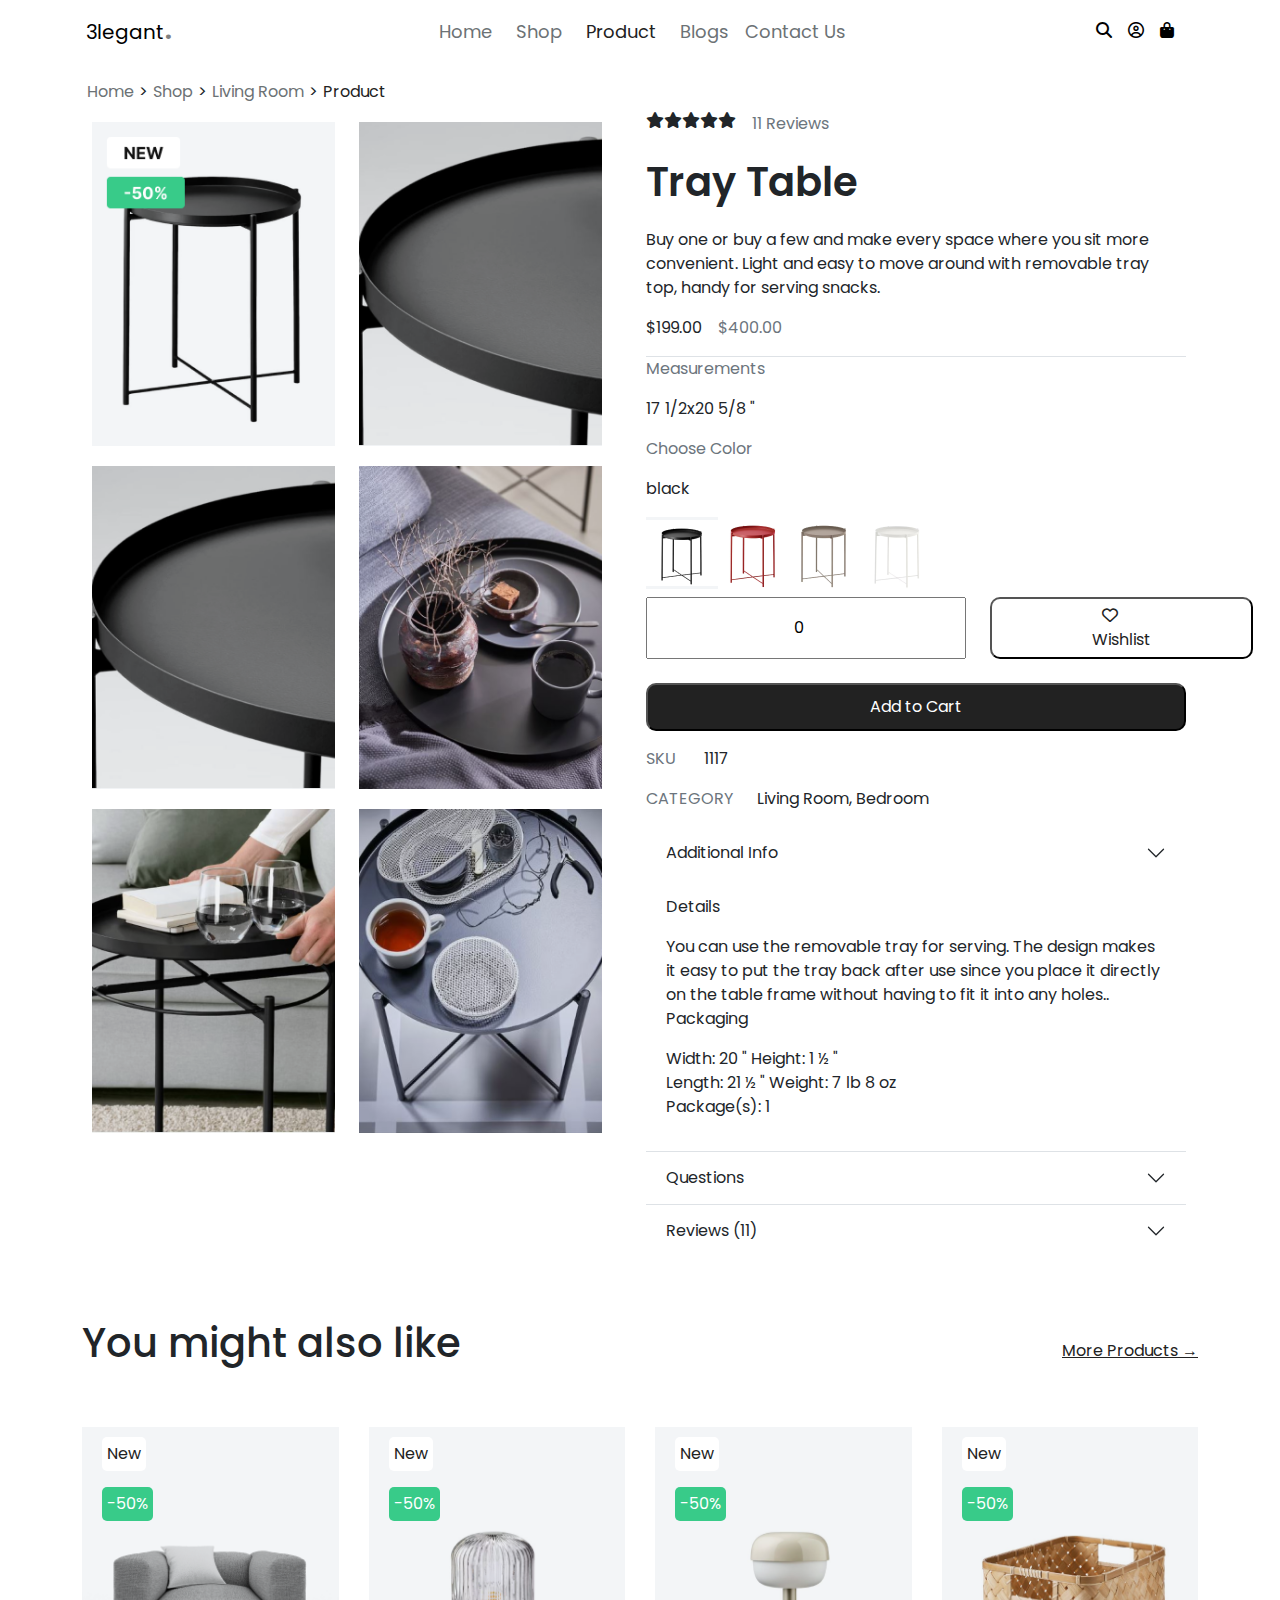
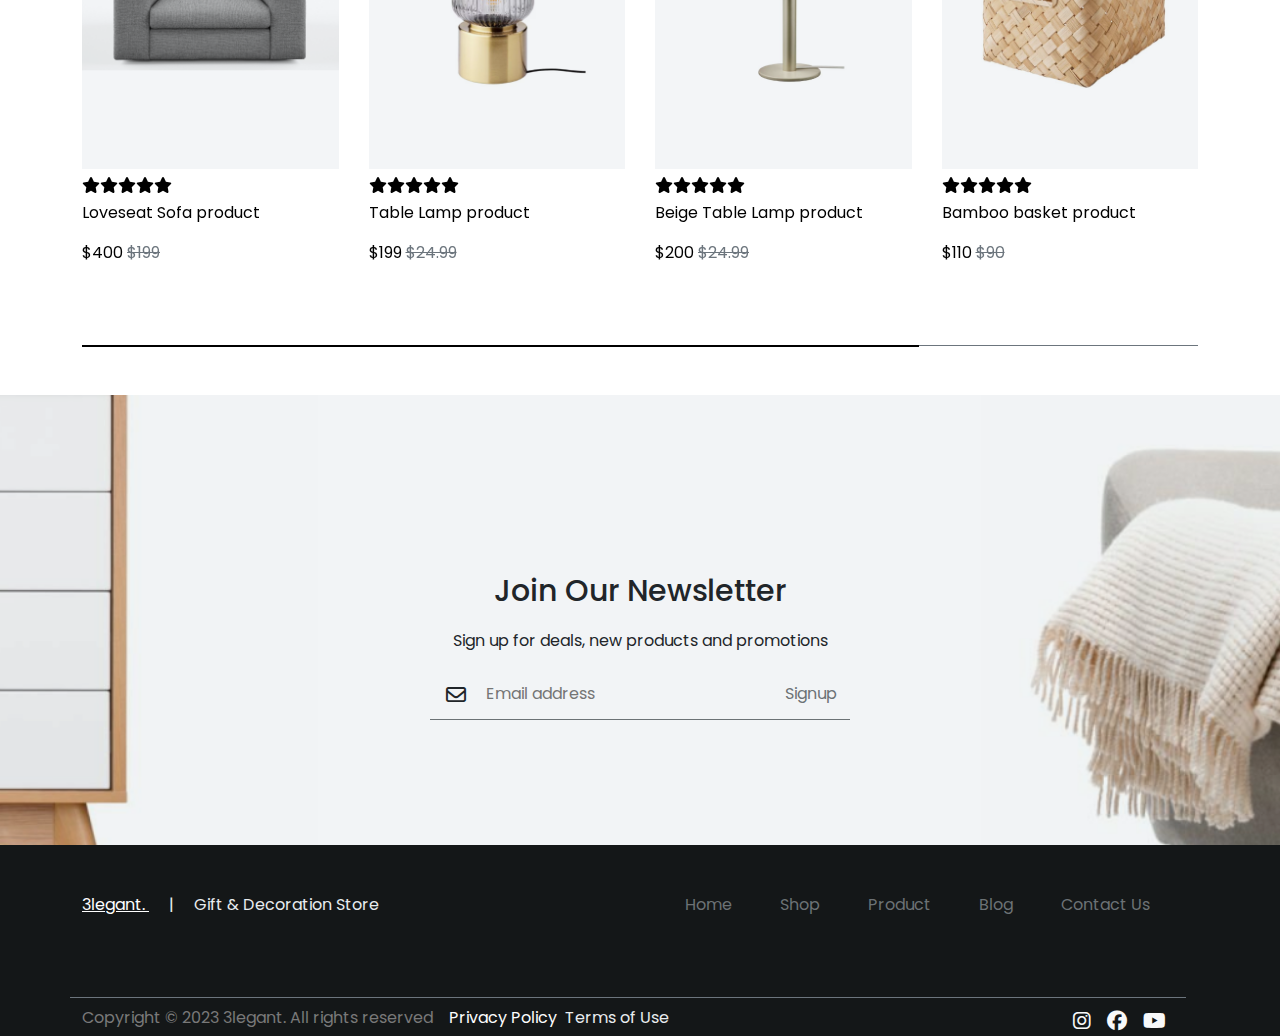
<file: product.html>
<!DOCTYPE html>
<html lang="en">

<head>
    <meta charset="UTF-8">
    <meta name="viewport" content="width=device-width, initial-scale=1.0">
    <title>store</title>
    <!-- link fontawesome /font -->
    <link rel="stylesheet" href="https://cdnjs.cloudflare.com/ajax/libs/font-awesome/6.6.0/css/all.min.css">
    <link href="//maxcdn.bootstrapcdn.com/font-awesome/4.1.0/css/font-awesome.min.css" rel="stylesheet">
    <link rel="preconnect" href="https://fonts.googleapis.com">
    <link rel="preconnect" href="https://fonts.gstatic.com" crossorigin>
    <link href="https://fonts.googleapis.com/css2?family=Poppins:ital,wght@0,100;0,200;0,300;0,400;0,500;0,600;0,700;0,800;0,900;1,100;1,200;1,300;1,400;1,500;1,600;1,700;1,800;1,900&display=swap" rel="stylesheet">

    <!-- Link Bootstrab -->
    <link rel="stylesheet" href="https://cdnjs.cloudflare.com/ajax/libs/bootstrap/5.3.3/css/bootstrap.min.css" integrity="sha512-jnSuA4Ss2PkkikSOLtYs8BlYIeeIK1h99ty4YfvRPAlzr377vr3CXDb7sb7eEEBYjDtcYj+AjBH3FLv5uSJuXg==" crossorigin="anonymous" referrerpolicy="no-referrer"
    />
    <!-- Link Swiper's CSS -->

    <link rel="stylesheet" href="https://cdn.jsdelivr.net/npm/swiper@11/swiper-bundle.min.css" />
    <link rel="stylesheet" href="assets/css/style.css">




</head>

<body>
    <header class="position-fixed top-0 ">
        <div class="nav-wrapper">
            <nav class="navbar navbar-expand-lg bg-white fixed-top  ">
                <div class="container">

                    <button class="navbar-toggler" type="button" class="navbar-toggler" type="button" data-bs-toggle="offcanvas" data-bs-target="#offcanvasNavbar" aria-controls="offcanvasNavbar" aria-expanded="false" aria-label="Toggle navigation">
              
                <span class="navbar-toggler-icon"></span>
             </button>

                    <a class="navbar-brand  ms-1" href="index.html">3legant<span class="logo-span">.</span></a>
                    <div class="offcanvas vh-100 offcanvas-start" tabindex="-1" id="offcanvasNavbar" aria-labelledby="offcanvasNavbarLabel">
                        <div class="offcanvas-header">
                            <h5 class="offcanvas-title" id="offcanvasNavbarLabel"><a class="navbar-brand me-lg-auto ms-1" href="index.html">3legant<span class="logo-span">.</span></a></h5>
                            <button type="button" class="btn-close" data-bs-dismiss="offcanvas" aria-label="Close"></button>
                        </div>
                        <div class="offcanvas-body d-flex flex-column align-items-lg-center justify-content-center">
                            <ul class=" navbar-nav  nanbar-nav-r mx-lg-auto mb-2 mb-lg-0">
                                <li class="nav-item nav-item-home d-lg-none ">
                                    <div class="search2 d-lg-none d-flex">
                                        <input type="text" class="searchTerm" placeholder="What are you looking for?">
                                        <button type="submit" class="searchButton">
                                              <i class="fa fa-search"></i>
                                           </button>
                                    </div>
                                </li>
                                <li class="nav-item nav-item-home me-lg-2 mt-lg-0 mt-2">
                                    <a class="nav-link" href="index.html">Home</a>
                                </li>

                                <li class="nav-item nav-item-shop me-lg-2">
                                    <a class="nav-link" href="shop-page.html">Shop</a>
                                </li>

                                <li class="nav-item nav-item-product me-lg-2">
                                    <a class="nav-link" href="product.html">Product</a>
                                </li>

                                <li class="nav-item nav-item-contact">
                                    <a class="nav-link" href="blog.html">Blogs</a>
                                </li>

                                <li class="nav-item nav-item-contact">
                                    <a class="nav-link" href="contact.html">Contact Us</a>
                                </li>

                            </ul>

                            <ul class="d-none d-lg-block d-md-none navbar-nav  ms-lg-auto mb-2 mb-lg-0">
                                <li class="nav-item nav-item-c">

                                </li>
                            </ul>

                        </div>

                    </div>
                    <button class=" me-lg-3 bg-transparent border-0 d-none d-lg-inline-block" data-bs-toggle="modal" data-bs-target="#searchModal"><i class="fas fa-search " ></i></button>

                    <div class="nav-item pe-3 dropdown ms-lg-0 ms-auto ">

                        <a class="black-color" href="#" id="navbarDropdown" role="button" data-bs-toggle="dropdown" aria-haspopup="true" aria-expanded="false">
                            <i class="fa-regular fa-circle-user "></i>
                        </a>
                        <div class="dropdown-menu dropdown-menu-end" aria-labelledby="navbarDropdown">
                            <a class="dropdown-item d-flex justify-content-between" href="my-account.html "> <span>My account</span> <i class="fa-solid fa-user-large  "></i></a>

                            <a class="dropdown-item d-flex justify-content-between" href="sign-in.html"> <span>Sign in</span> <i class="fa-solid fa-right-to-bracket  "></i></a>

                            <a class="dropdown-item d-flex justify-content-between" href="sign-up.html"> <span>Sign up</span> <i class="fa-solid fa-user-plus "></i></a>
                        </div>
                    </div>

                    <a class=" position-relative black-color me-lg-3 me-2" href="#" onclick="open_cart()">
                        <i class="pe-2 fa-solid fa-bag-shopping"></i>
                        <span class="cart-counter position-absolute top-0  start-100  translate-middle badge rounded-pill text-bg-secondary count_item ">0</span>
                    </a>



                </div>

            </nav>
        </div>

        </div>
    </header>

    <main>

        <!-- modal search-->
        <div class="modal fade" id="searchModal" tabindex="-1" aria-labelledby="searchModalLabel" aria-hidden="true">
            <div class="modal-dialog modal-dialog-centered">
                <div class="modal-content">
                    <div class="modal-header">
                        <h5 class="modal-title" id="searchModalLabel">search</h5>
                        <button type="button" class="btn-close" data-bs-dismiss="modal" aria-label="Close"></button>
                    </div>
                    <div class="modal-body">
                        <!-- نموذج البحث -->
                        <form action="/search" method="get">
                            <div class="input-group mb-3">
                                <input type="text" class="form-control" placeholder="search here.." required>
                                <button type="submit" class="btn btn-secondary">
                        <i class="fas fa-search"></i>
                    </button>
                            </div>
                        </form>
                    </div>
                </div>
            </div>
        </div>
        <!-- /* ************************cart right******************************** */ -->
        <div class="cart">
            <div class="top_cart">
                <h2><span>C</span>art</h2>
                <span class="close_cart" onclick="close_cart()"><i class="fa-regular fa-circle-xmark"></i></span>
            </div>

            <div class="items_in_cart">


            </div>

            <div class="botton_cart">
                <div class="total">
                    <p>cart subtotal</p>
                    <p class="price_cart_total">$0</p>
                </div>
                <div class="button_cart">
                    <a href="cart.html" class="btn_cart trans_bg ">Checkout</a>

                    <a href="cart.html" class="">View Cart</a>
                </div>
            </div>
        </div>
        <!-- /* ************************ prodect************************* */ -->
        <section class="product-sec1">
            <div class="container-lg  pe-0">
                <div class="link-pag d-flex my-2 w-100 text-center text-lg-start">
                    <a href="index.html">Home</a>>
                    <a href="shop-page.html">Shop</a>>
                    <a href="#">Living Room</a>>
                    <a href="product.html" class="">Product</a>
                </div>
                <div class="row w-100">

                    <div class="col-lg-6 col-12 ">
                        <div class="d-flex d-lg-none">
                            <div class="swiper mySwiper mb-5 w-100  ms-4">
                                <div class="swiper-wrapper">
                                    <div class="swiper-slide w-100">
                                        <img src="assets/img/table1 (1).png" alt=" " class="w-100 ">
                                    </div>
                                    <div class="swiper-slide ">
                                        <img src="assets/img/table1 (2).png" alt="" class="w-100">
                                    </div>
                                    <div class="swiper-slide ">

                                        <img src="assets/img/table1 (3).png" alt="" class="w-100">

                                    </div>
                                    <div class="swiper-slide ">

                                        <img src="assets/img/table1 (4).png" alt="" class="w-100">

                                    </div>
                                    <div class="swiper-slide ">

                                        <img src="assets/img/table1 (5).png" alt="" class="w-100">

                                    </div>

                                </div>
                                <div class="swiper-nav-wrap   ">
                                    <div class="swiper-button-next   "></div>
                                    <div class="swiper-button-prev  "></div>
                                </div>
                            </div>
                        </div>
                        <div class="w-100 d-none  d-lg-block  h-100 mod  ">
                            <img src="assets/img/table1 (1).png" alt="" class="">
                            <img src="assets/img/table1 (2).png" alt="" class="">
                            <img src="assets/img/table1 (2).png" alt="" class="">
                            <img src="assets/img/table1 (3).png" alt="" class="">
                            <img src="assets/img/table1 (4).png" alt="" class="">
                            <img src="assets/img/table1 (5).png" alt="" class="">

                        </div>


                    </div>
                    <div class="col-lg-6 col-12 ">
                        <div class="d-flex">
                            <div class=" d-flex">
                                <i class="fa-solid fa-star "></i>
                                <i class="fa-solid fa-star "></i>
                                <i class="fa-solid fa-star "></i>
                                <i class="fa-solid fa-star "></i>
                                <i class="fa-solid fa-star "></i>
                            </div>
                            <p class="text-secondary ms-3">11 Reviews</p>
                        </div>
                        <div class=" border-bottom">
                            <p class="title-pro">Tray Table</p>
                            <p>Buy one or buy a few and make every space where you sit more <br>convenient. Light and easy to move around with removable tray <br> top, handy for serving snacks.</p>
                            <p>$199.00<span class="text-secondary ms-3">$400.00</span></p>
                        </div>
                        <div class=" w-100">
                            <p class="text-secondary">Measurements</p>
                            <p>17 1/2x20 5/8 "</p>
                            <p class="text-secondary">Choose Color</p>
                            <p>black</p>
                            <div class=" d-flex">
                                <img src="assets/img/p4.png" alt="">
                                <img src="assets/img/p2.png" alt="">
                                <img src="assets/img/p3.png" alt="">
                                <img src="assets/img/p1.png" alt="">
                            </div>
                            <div class="my-2 d-flex">
                                <input type="number" class="me-lg-4 me-0 p-0" value="0">
                                <button class="button1"><i class="fa-regular fa-heart me-4 "></i>Wishlist</button>
                            </div>
                            <button class="button2 my-3">Add to Cart</button>
                            <p class="text-secondary ">SKU <span class="text-dark ms-4">1117</span></p>
                            <p class="text-secondary">CATEGORY<span class="text-dark ms-4">Living Room, Bedroom</span></p>
                            <div class="accordion accordion-flush" id="accordionFlushExample">
                                <div class="accordion-item">
                                    <h2 class="accordion-header">
                                        <button class="accordion-button collapsed " type="button" data-bs-toggle="collapse" data-bs-target="#flush-collapseOne" aria-expanded="false" aria-controls="flush-collapseOne">
                                        Additional Info
                                </button>
                                    </h2>
                                    <div id="flush-collapseOne " class="accordion-collapse collapse show" data-bs-parent="#accordionFlushExample">
                                        <div class="accordion-body">
                                            <p>Details
                                            </p> You can use the removable tray for serving. The design makes it easy to put the tray back after use since you place it directly on the table frame without having to fit it into any holes..
                                            <p>Packaging</p>
                                            <p>Width: 20 " Height: 1 ½ "<br> Length: 21 ½ " Weight: 7 lb 8 oz <br> Package(s): 1</p>
                                        </div>
                                    </div>
                                </div>
                                <div class="accordion-item">
                                    <h2 class="accordion-header">
                                        <button class="accordion-button collapsed" type="button" data-bs-toggle="collapse" data-bs-target="#flush-collapseTwo" aria-expanded="false" aria-controls="flush-collapseTwo">
                                        
                                        Questions
                                </button>
                                    </h2>
                                    <div id="flush-collapseTwo" class="accordion-collapse collapse" data-bs-parent="#accordionFlushExample">
                                        <div class="accordion-body">Placeholder content for this accordion, which is intended to demonstrate the <code>.accordion-flush</code> class. This is the second item's accordion body. Let's imagine this being filled with some actual content.</div>
                                    </div>
                                </div>
                                <div class="accordion-item">
                                    <h2 class="accordion-header">
                                        <button class="accordion-button collapsed" type="button" data-bs-toggle="collapse" data-bs-target="#flush-collapseThree" aria-expanded="false" aria-controls="flush-collapseThree">
                                        Reviews (11)
                                </button>
                                    </h2>
                                    <div id="flush-collapseThree" class="accordion-collapse collapse" data-bs-parent="#accordionFlushExample">
                                        <div class="accordion-body">Placeholder content for this accordion, which is intended to demonstrate the <code>.accordion-flush</code> class. This is the third item's accordion body. Nothing more exciting happening here in terms of content,
                                            but just filling up the space to make it look, at least at first glance, a bit more representative of how this would look in a real-world application.</div>
                                    </div>
                                </div>
                            </div>
                        </div>
                    </div>

                </div>
            </div>

        </section>
        <!-- /* ************************swiper slider prodect************************* */ -->
        <section class="  new slide slide_sale mt-3">
            <div class="container ">
                <div class="sale_sec myswiper2 w-100 ">
                    <div class="row">
                        <div class="col-12 d-flex flex-lg-row justify-content-between my-3 flex-column">
                            <p class="mt-4 ">You might also like</p>
                            <a href="#" class="mb-5">More Products  →</a>
                        </div>
                    </div>
                    <div id="items_sale" class="products swiper-wrapper  ">
                    </div>


                </div>
            </div>
        </section>
        <!-- /* ************************line border******************************** */ -->
        <div class="container d-flex w-100 my-3 ">
            <div class="bg-black w-75 " style="height: 2px; "></div>
            <div class="bg-secondary w-25 " style="height: 1px; "></div>
        </div>
        <!-- /* ************************Newsletter Email******************************** */ -->

        <section class="sec-email pt-lg-5 d-flex align-items-center w-100 mt-5 ">
            <div class="email d-flex align-items-center ">
                <div class=" d-flex flex-column align-items-center ">
                    <p style="font-size: 30px; font-weight: 500; " class="title-email">Join Our Newsletter</p>
                    <p>Sign up for deals, new products and promotions</p>
                    <form action=" " class="d-flex ">
                        <i class="fa-regular fa-envelope mx-3 mt-3 " style="font-size: 20px; "></i>
                        <input type="email " placeholder=" Email address "> <button>Signup</button>
                    </form>
                </div>
            </div>

        </section>

    </main>
    <footer style="background: rgba(20, 23, 24, 1); ">
        <div class="container text-center text-lg-start ">
            <div class="row w-100 d-flex flex-lg-row py-5 align-items-center flex-column ">
                <div class="col-lg-6 d-flex justify-content-center justify-content-lg-start flex-column flex-lg-row ">
                    <a href="# " class=" " style="color:white ">3legant. <span style="color: rgba(232, 236, 239, 1); margin-inline: 20px; " class="d-none d-lg-inline-block ">|</span></a>
                    <p style="color: rgba(232, 236, 239, 1); ">Gift & Decoration Store </p>
                </div>
                <ul class=" col d-flex flex-lg-row justify-content-end flex-column navfooter ">
                    <li class="nav-item mx-4 list-group-item ">
                        <a class="nav-link active " aria-current="page " href="# ">Home</a>
                    </li>
                    <li class="nav-item mx-4 list-group-item my-lg-0 my-2 ">
                        <a class="nav-link " href="shop-page.html">Shop</a>
                    </li>
                    <li class="nav-item mx-4 list-group-item my-lg-0 my-2 ">
                        <a class="nav-link " href="product.html">Product</a>
                    </li>
                    <li class="nav-item mx-4 list-group-item my-lg-0 my-2 ">
                        <a class="nav-link " href="blog.html">Blog</a>
                    </li>
                    <li class="nav-item mx-4 list-group-item my-lg-0 my-2 ">
                        <a class="nav-link " href="contact.html">Contact Us</a>
                    </li>
                </ul>
            </div>
            <div class="row w-100 d-flex border-top border-secondary mt-lg-3 mt-2 justify-content-lg-between flex-column flex-lg-row  pt-2">
                <div class="d-flex col-lg-8 flex-column flex-lg-row order-2 order-lg-1 ">
                    <a class="me-2 " href="#" style="color: rgb(121, 121, 121); text-decoration: none;">Copyright © 2023 3legant. All rights reserved</a>
                    <a href="#" class="ms-lg-2 " style="color: rgba(254, 254, 254, 1);  text-decoration: none;">Privacy Policy</a>
                    <a href="#" class="mx-2" style="color: rgba(232, 236, 239, 1); text-decoration: none;">Terms of Use</a>
                </div>
                <div class="icons col-lg-4 d-flex justify-content-lg-end justify-content-center order-1 order-lg-2 my-lg-0 my-2 ">
                    <a href="# " class="text-light mx-2 " style="font-size: 20px; "><i class="fa-brands fa-instagram "></i></a>
                    <a href="# " class="text-light mx-2 " style="font-size: 20px; "> <i class="fa-brands fa-facebook "></i></a>
                    <a href="# " class="text-light mx-2 " style="font-size: 20px; "><i class="fa-brands fa-youtube "></i></a>
                </div>
            </div>
        </div>
        </div>


    </footer>



    <script src="assets/js/custom.js "></script>

    <script src="https://cdn.jsdelivr.net/npm/swiper@11/swiper-bundle.min.js "></script>
    <script src="assets/js/swiper.js "></script>

    <script src="assets/js/items_home.js "></script>
    <script src="https://code.jquery.com/jquery-3.7.1.min.js"></script>

    <script src="https://cdnjs.cloudflare.com/ajax/libs/bootstrap/5.3.3/js/bootstrap.bundle.min.js" integrity="sha512-7Pi/otdlbbCR+LnW+F7PwFcSDJOuUJB3OxtEHbg4vSMvzvJjde4Po1v4BR9Gdc9aXNUNFVUY+SK51wWT8WF0Gg==" crossorigin=" anonymous" referrerpolicy="no-referrer "></script>





</body>

</html>
</file>
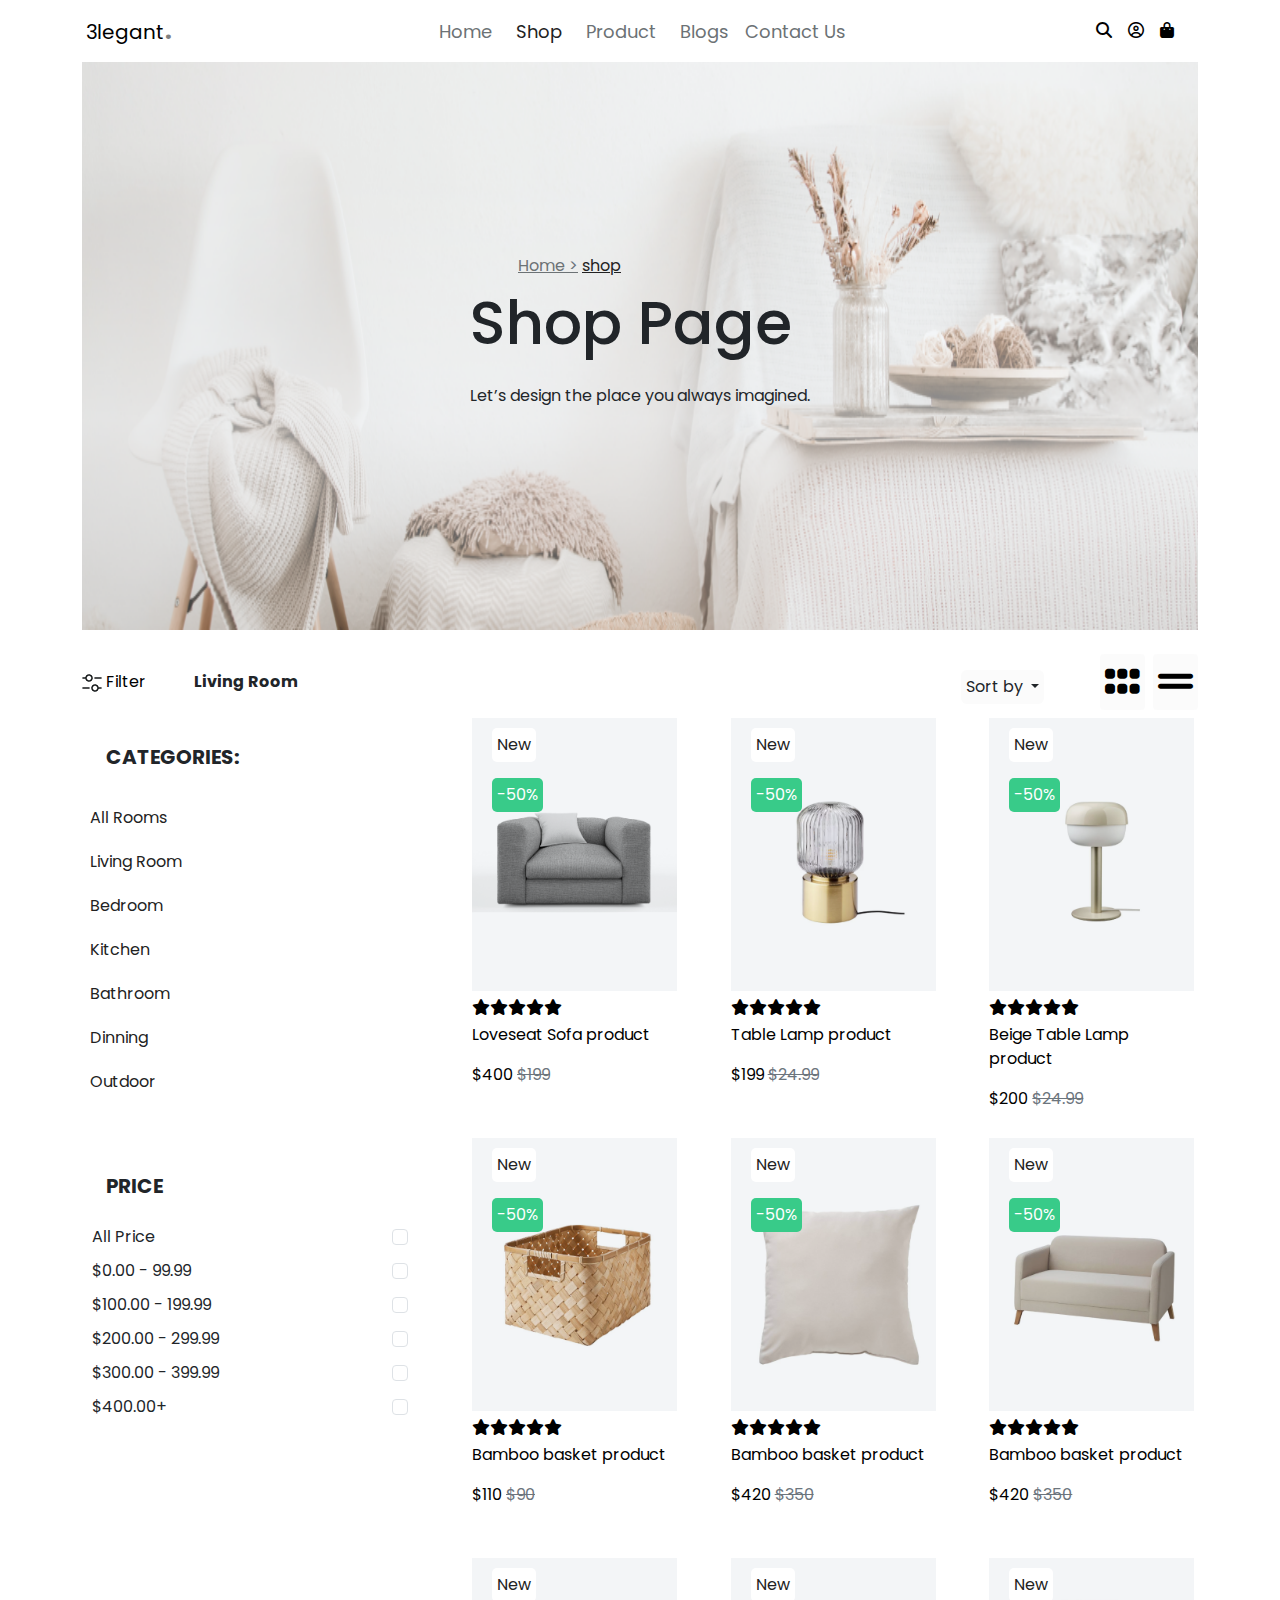
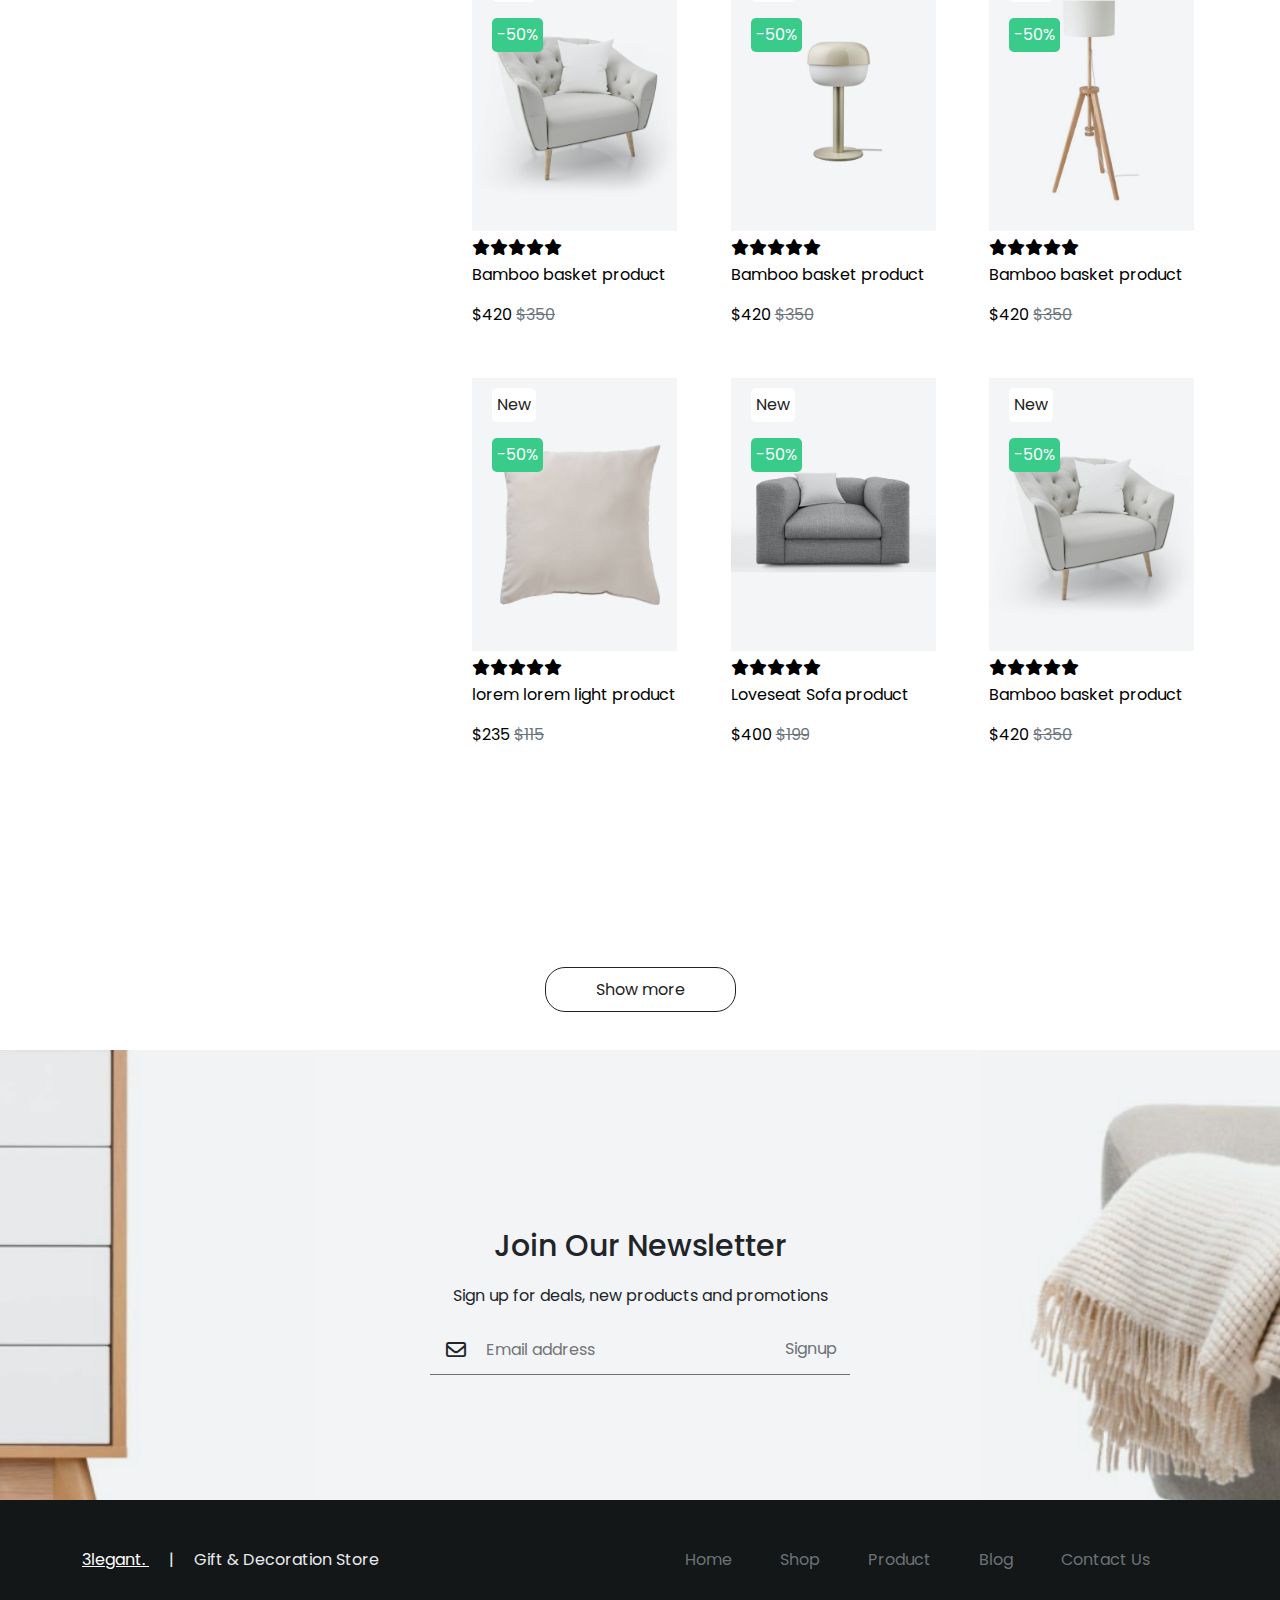
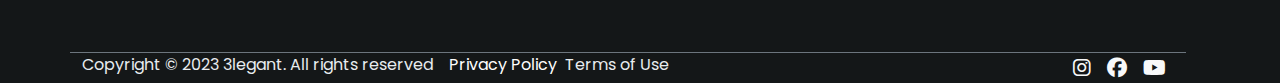
<file: shop-page.html>
<!DOCTYPE html>
<html lang="en">

<head>
    <meta charset="UTF-8">
    <meta name="viewport" content="width=device-width, initial-scale=1.0">
    <!-- link fontawesome /font -->
    <link rel="stylesheet" href="https://cdnjs.cloudflare.com/ajax/libs/font-awesome/6.6.0/css/all.min.css">
    <link href="//maxcdn.bootstrapcdn.com/font-awesome/4.1.0/css/font-awesome.min.css" rel="stylesheet">
    <link rel="preconnect" href="https://fonts.googleapis.com">
    <link rel="preconnect" href="https://fonts.gstatic.com" crossorigin>
    <link href="https://fonts.googleapis.com/css2?family=Poppins:ital,wght@0,100;0,200;0,300;0,400;0,500;0,600;0,700;0,800;0,900;1,100;1,200;1,300;1,400;1,500;1,600;1,700;1,800;1,900&display=swap" rel="stylesheet">

    <!-- Link Bootstrab -->
    <link rel="stylesheet" href="https://cdnjs.cloudflare.com/ajax/libs/bootstrap/5.3.3/css/bootstrap.min.css" integrity="sha512-jnSuA4Ss2PkkikSOLtYs8BlYIeeIK1h99ty4YfvRPAlzr377vr3CXDb7sb7eEEBYjDtcYj+AjBH3FLv5uSJuXg==" crossorigin="anonymous" referrerpolicy="no-referrer"
    />
    <!-- Link Swiper's CSS -->
    <link rel="stylesheet" href="assets/css/style.css">

    <title>shop page</title>
</head>

<body>
    <header class="position-fixed top-0 ">
        <div class="nav-wrapper">
            <nav class="navbar navbar-expand-lg bg-white fixed-top  ">
                <div class="container">

                    <button class="navbar-toggler" type="button" class="navbar-toggler" type="button" data-bs-toggle="offcanvas" data-bs-target="#offcanvasNavbar" aria-controls="offcanvasNavbar" aria-expanded="false" aria-label="Toggle navigation">
              
                <span class="navbar-toggler-icon"></span>
             </button>

                    <a class="navbar-brand  ms-1" href="index.html">3legant<span class="logo-span">.</span></a>
                    <div class="offcanvas vh-100 offcanvas-start" tabindex="-1" id="offcanvasNavbar" aria-labelledby="offcanvasNavbarLabel">
                        <div class="offcanvas-header">
                            <h5 class="offcanvas-title" id="offcanvasNavbarLabel"><a class="navbar-brand me-lg-auto ms-1" href="index.html">3legant<span class="logo-span">.</span></a></h5>
                            <button type="button" class="btn-close" data-bs-dismiss="offcanvas" aria-label="Close"></button>
                        </div>
                        <div class="offcanvas-body d-flex flex-column align-items-lg-center justify-content-center">
                            <ul class=" navbar-nav  nanbar-nav-r mx-lg-auto mb-2 mb-lg-0">
                                <li class="nav-item nav-item-home d-lg-none ">
                                    <div class="search2 d-lg-none d-flex">
                                        <input type="text" class="searchTerm" placeholder="What are you looking for?">
                                        <button type="submit" class="searchButton">
                                              <i class="fa fa-search"></i>
                                           </button>
                                    </div>
                                </li>
                                <li class="nav-item nav-item-home me-lg-2 mt-lg-0 mt-2">
                                    <a class="nav-link" href="index.html">Home</a>
                                </li>

                                <li class="nav-item nav-item-shop me-lg-2">
                                    <a class="nav-link" href="shop-page.html">Shop</a>
                                </li>

                                <li class="nav-item nav-item-product me-lg-2">
                                    <a class="nav-link" href="product.html">Product</a>
                                </li>

                                <li class="nav-item nav-item-contact">
                                    <a class="nav-link" href="blog.html">Blogs</a>
                                </li>

                                <li class="nav-item nav-item-contact">
                                    <a class="nav-link" href="contact.html">Contact Us</a>
                                </li>

                            </ul>

                            <ul class="d-none d-lg-block d-md-none navbar-nav  ms-lg-auto mb-2 mb-lg-0">
                                <li class="nav-item nav-item-c">

                                </li>
                            </ul>

                        </div>

                    </div>
                    <button class=" me-lg-3 bg-transparent border-0 d-none d-lg-inline-block" data-bs-toggle="modal" data-bs-target="#searchModal"><i class="fas fa-search " ></i></button>

                    <div class="nav-item pe-3 dropdown ms-lg-0 ms-auto ">

                        <a class="black-color" href="#" id="navbarDropdown" role="button" data-bs-toggle="dropdown" aria-haspopup="true" aria-expanded="false">
                            <i class="fa-regular fa-circle-user "></i>
                        </a>
                        <div class="dropdown-menu dropdown-menu-end" aria-labelledby="navbarDropdown">
                            <a class="dropdown-item d-flex justify-content-between" href="my-account.html "> <span>My account</span> <i class="fa-solid fa-user-large  "></i></a>

                            <a class="dropdown-item d-flex justify-content-between" href="sign-in.html"> <span>Sign in</span> <i class="fa-solid fa-right-to-bracket  "></i></a>

                            <a class="dropdown-item d-flex justify-content-between" href="sign-up.html"> <span>Sign up</span> <i class="fa-solid fa-user-plus "></i></a>
                        </div>
                    </div>

                    <a class=" position-relative black-color me-lg-3 me-2" href="#" onclick="open_cart()">
                        <i class="pe-2 fa-solid fa-bag-shopping"></i>
                        <span class="cart-counter position-absolute top-0  start-100  translate-middle badge rounded-pill text-bg-secondary count_item ">0</span>
                    </a>



                </div>

            </nav>
        </div>

        </div>
    </header>

    <main>

        <!-- modal search-->
        <div class="modal fade" id="searchModal" tabindex="-1" aria-labelledby="searchModalLabel" aria-hidden="true">
            <div class="modal-dialog modal-dialog-centered">
                <div class="modal-content">
                    <div class="modal-header">
                        <h5 class="modal-title" id="searchModalLabel">search</h5>
                        <button type="button" class="btn-close" data-bs-dismiss="modal" aria-label="Close"></button>
                    </div>
                    <div class="modal-body">
                        <!-- نموذج البحث -->
                        <form action="/search" method="get">
                            <div class="input-group mb-3">
                                <input type="text" class="form-control" placeholder="search here.." required>
                                <button type="submit" class="btn btn-secondary">
                        <i class="fas fa-search"></i>
                    </button>
                            </div>
                        </form>
                    </div>
                </div>
            </div>
        </div>
        <!-- /* ************************cart right******************************** */ -->
        <div class="cart">
            <div class="top_cart">
                <h2><span>C</span>art</h2>
                <span class="close_cart" onclick="close_cart()"><i class="fa-regular fa-circle-xmark"></i></span>
            </div>

            <div class="items_in_cart">


            </div>

            <div class="botton_cart">
                <div class="total">
                    <p>cart subtotal</p>
                    <p class="price_cart_total">$0</p>
                </div>
                <div class="button_cart">

                    <button class="btn_cart trans_bg">Checkout</button>
                    <a href="cart.html" class="">View Cart</a>
                </div>
            </div>
        </div>

        <section class="section-1 pe-0  ">
            <div class="container h-100  p-0  ">
                <div class="row h-100 w-100 img-hero p-0 m-0  ">
                    <img src="assets/img/bg-shop.png" alt="">
                    <div class="containt w-100 d-flex i d-flex align-content-center justify-content-center w-100 h-100  ">
                        <div class="d-flex align-content-center justify-content-center flex-column h-100  ">
                            <div class="link-page mt-5 ms-5 w-100">
                                <a href="#">Home <span class="text-secondary">></span></a>
                                <a href="#">shop</a>
                            </div>
                            <div class="mytiytl mb-3">Shop Page</div>
                            <p>Let’s design the place you always imagined.</p>
                        </div>

                    </div>

                </div>
            </div>
        </section>

        <section class="products-sec pt-lg-3 pt-3 w-100">
            <div class="container">

                <div class=" h-100   w-100">
                    <div class="d-flex justify-content-between w-100  my-lg-2">
                        <div class="d-flex justify-content-between flex-lg-row flex-column">
                            <button id="btn-filter" onclick="opfilter()" class="bg-body border-0 "> <img src="assets/img/flter.png" alt="" class="me-lg-1" >Filter</button>

                            <p class="mx-5 mt-3  order-lg-2  order-1 fw-bold">Living Room</p>
                        </div>
                        <div class=" sortby  d-flex flex-lg-row flex-column">

                            <div class="dropdown mx-lg-5 mt-3  order-lg-1  order-2 ">
                                <button class="btn  dropdown-toggle" type="button" data-bs-toggle="dropdown" aria-expanded="false">
                                    Sort by 
                                </button>
                                <ul class="dropdown-menu">
                                    <li><a class="dropdown-item" href="#">Action</a></li>
                                    <li><a class="dropdown-item" href="#">Another action</a></li>
                                    <li><a class="dropdown-item" href="#">Something else here</a></li>
                                </ul>
                            </div>
                            <div class=" d-flex  order-lg-2  order-1 ms-lg-2">
                                <button class="rounded-1 me-2 sort-btn" onclick="sort1()"><i class="fa-solid fa-grip icon-sort"></i></i>
                                </button>
                                <button class="rounded-1  sort-btn" onclick="sort2()"><i class="fa-solid fa-grip-lines icon-sort-2"></i>
                                </button>
                            </div>

                        </div>
                    </div>

                    <div class=" w-100 d-flex   ">

                        <div class="position-relative h-100 ">
                            <div class="cartfilter open ">
                                <p class="m-4 fw-bold title-filter">CATEGORIES:</p>

                                <div class=" d-flex flex-column link-filter ps-2 me-4 ">
                                    <a href="#">All Rooms</a>
                                    <a href="#">Living Room</a>
                                    <a href="#">Bedroom</a>
                                    <a href="#">Kitchen</a>
                                    <a href="#">Bathroom</a>
                                    <a href="#">Dinning</a>
                                    <a href="#">Outdoor</a>
                                </div>
                                <p class="m-4 fw-bold title-filter">PRICE</p>
                                <div class="form-check form-check-reverse text-start w-100 pe-5 border-0 py-0">
                                    <input class="form-check-input " type="checkbox" value="" id="reverseCheck1">
                                    <label class="form-check-label " for="reverseCheck1">
                                        All Price
                                    </label>
                                </div>
                                <div class="form-check form-check-reverse text-start w-100 pe-5 border-0 py-0 ">
                                    <input class="form-check-input" type="checkbox" value="" id="reverseCheck2">
                                    <label class="form-check-label" for="reverseCheck2">
                                        $0.00 - 99.99
                                    </label>
                                </div>
                                <div class="form-check form-check-reverse text-start w-100 pe-5 border-0  py-0">
                                    <input class="form-check-input" type="checkbox" value="" id="reverseCheck3">
                                    <label class="form-check-label" for="reverseCheck3">
                                        $100.00 - 199.99
                                    </label>
                                </div>
                                <div class="form-check form-check-reverse text-start w-100 pe-5 border-0  py-0">
                                    <input class="form-check-input" type="checkbox" value="" id="reverseCheck2">
                                    <label class="form-check-label" for="reverseCheck2">
                                        $200.00 - 299.99
                                    </label>
                                </div>
                                <div class="form-check form-check-reverse text-start w-100 pe-5 border-0 py-0 ">
                                    <input class="form-check-input" type="checkbox" value="" id="reverseCheck3">
                                    <label class="form-check-label" for="reverseCheck3">
                                        $300.00 - 399.99
                                    </label>
                                </div>
                                <div class="form-check form-check-reverse text-start w-100 pe-5 border-0 py-0">
                                    <input class="form-check-input" type="checkbox" value="" id="reverseCheck3">
                                    <label class="form-check-label" for="reverseCheck3">
                                        $400.00+
                                    </label>
                                </div>


                            </div>
                        </div>

                        <div class=" shop  pe-0 " id="shop">

                        </div>
                    </div>


                </div>
                <div class="w-100 text-center"><a href="#" class="show-more">Show more</a></div>
            </div>

            </div>

        </section>

        <section class="sec-email  pt-lg-5  d-flex  align-items-center w-100 mt-5">
            <div class="email  d-flex  align-items-center">
                <div class=" d-flex flex-column align-items-center  ">
                    <p style="font-size: 30px; font-weight: 500;" class="title-email">Join Our Newsletter</p>
                    <p>Sign up for deals, new products and promotions</p>
                    <form action="" class="d-flex ">
                        <i class="fa-regular fa-envelope  mx-3 mt-3  " style="font-size: 20px;"></i>
                        <input type="email" placeholder=" Email address"> <button>Signup</button>
                    </form>
                </div>
            </div>

        </section>

    </main>

    <footer style="background: rgba(20, 23, 24, 1); ">
        <div class="container text-center text-lg-start ">
            <div class="row w-100 d-flex flex-lg-row py-5 align-items-center flex-column ">
                <div class="col-lg-6 d-flex justify-content-center justify-content-lg-start flex-column flex-lg-row ">
                    <a href="# " class=" " style="color:white ">3legant. <span style="color: rgba(232, 236, 239, 1); margin-inline: 20px; " class="d-none d-lg-inline-block ">|</span></a>
                    <p style="color: rgba(232, 236, 239, 1); ">Gift & Decoration Store </p>
                </div>
                <ul class=" col d-flex flex-lg-row justify-content-end flex-column navfooter ">
                    <li class="nav-item mx-4 list-group-item ">
                        <a class="nav-link active " aria-current="page " href="# ">Home</a>
                    </li>
                    <li class="nav-item mx-4 list-group-item my-lg-0 my-2 ">
                        <a class="nav-link " href="shop-page.html">Shop</a>
                    </li>
                    <li class="nav-item mx-4 list-group-item my-lg-0 my-2 ">
                        <a class="nav-link " href="product.html">Product</a>
                    </li>
                    <li class="nav-item mx-4 list-group-item my-lg-0 my-2 ">
                        <a class="nav-link " href="blog.html">Blog</a>
                    </li>
                    <li class="nav-item mx-4 list-group-item my-lg-0 my-2 ">
                        <a class="nav-link " href="contact.html">Contact Us</a>
                    </li>
                </ul>
            </div>
            <div class="row w-100 d-flex border-top border-secondary mt-lg-3 mt-2 justify-content-lg-between flex-column flex-lg-row ">
                <div class="d-flex col-lg-8 flex-column flex-lg-row order-2 order-lg-1 ">
                    <a class="me-2 " href="#" style="color: rgba(232, 236, 239, 1); text-decoration: none;">Copyright © 2023 3legant. All rights reserved</a>
                    <a href="#" class="ms-lg-2 " style="color: rgba(254, 254, 254, 1);  text-decoration: none;">Privacy Policy</a>
                    <a href="#" class="mx-2" style="color: rgba(232, 236, 239, 1); text-decoration: none;">Terms of Use</a>
                </div>
                <div class="icons col-lg-4 d-flex justify-content-lg-end justify-content-center order-1 order-lg-2 my-lg-0 my-2 ">
                    <a href="# " class="text-light mx-2 " style="font-size: 20px; "><i class="fa-brands fa-instagram "></i></a>
                    <a href="# " class="text-light mx-2 " style="font-size: 20px; "> <i class="fa-brands fa-facebook "></i></a>
                    <a href="# " class="text-light mx-2 " style="font-size: 20px; "><i class="fa-brands fa-youtube "></i></a>
                </div>
            </div>
        </div>


    </footer>



    <script src="assets/js/items_home.js"></script>
    <script src="assets/js/items_shop.js"></script>

    <script src="assets/js/custom.js"></script>
    <script src="assets/js/shop.js"></script>
    <script src="https://code.jquery.com/jquery-3.7.1.min.js"></script>

    <script src="https://cdnjs.cloudflare.com/ajax/libs/bootstrap/5.3.3/js/bootstrap.bundle.min.js" integrity="sha512-7Pi/otdlbbCR+LnW+F7PwFcSDJOuUJB3OxtEHbg4vSMvzvJjde4Po1v4BR9Gdc9aXNUNFVUY+SK51wWT8WF0Gg==" crossorigin=" anonymous" referrerpolicy="no-referrer "></script>



</body>

</html>

</html>
</file>
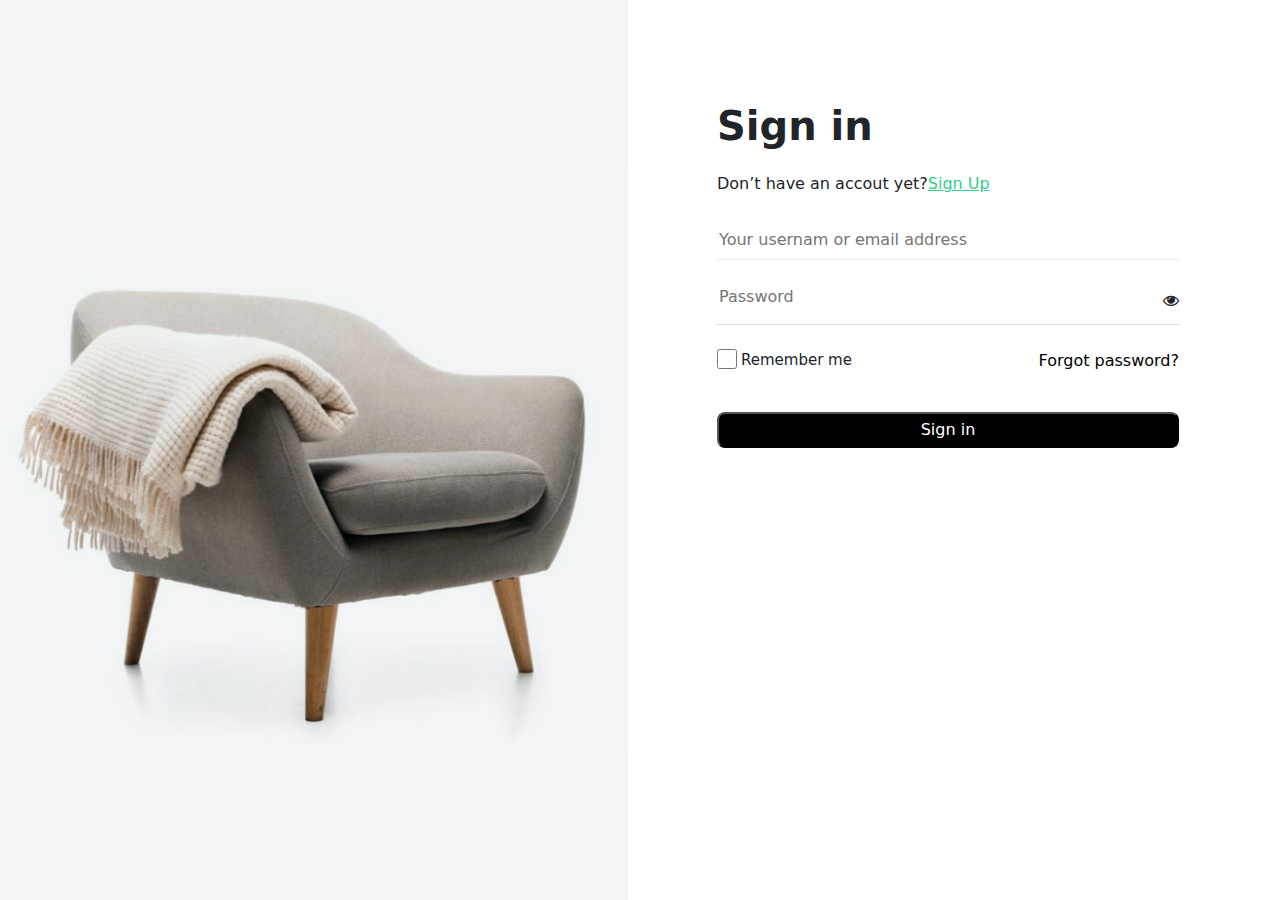
<file: sign-in.html>
<!DOCTYPE html>
<html lang="en">

<head>
    <meta charset="UTF-8">
    <meta name="viewport" content="width=device-width, initial-scale=1.0">
    <!-- Link Bootstrab -->
    <link rel="stylesheet" href="https://cdnjs.cloudflare.com/ajax/libs/bootstrap/5.3.3/css/bootstrap.min.css" integrity="sha512-jnSuA4Ss2PkkikSOLtYs8BlYIeeIK1h99ty4YfvRPAlzr377vr3CXDb7sb7eEEBYjDtcYj+AjBH3FLv5uSJuXg==" crossorigin="anonymous" referrerpolicy="no-referrer"
    />
    <!-- link fontawesome /font -->
    <link rel="stylesheet" href="https://cdnjs.cloudflare.com/ajax/libs/font-awesome/6.6.0/css/all.min.css">
    <link href="//maxcdn.bootstrapcdn.com/font-awesome/4.1.0/css/font-awesome.min.css" rel="stylesheet">
    <link rel="preconnect" href="https://fonts.googleapis.com">
    <link rel="preconnect" href="https://fonts.gstatic.com" crossorigin>
    <link href="https://fonts.googleapis.com/css2?family=Poppins:ital,wght@0,100;0,200;0,300;0,400;0,500;0,600;0,700;0,800;0,900;1,100;1,200;1,300;1,400;1,500;1,600;1,700;1,800;1,900&display=swap" rel="stylesheet">

    <title>sign in</title>
    <style>
        body {
            max-height: 100vh;
        }
        
        section {
            max-height: 100vh;
        }
        
        img {
            max-height: 100vh;
            width: 100%;
        }
        
        .mytitle {
            font-size: 40px;
            font-weight: 600;
        }
        
        input {
            border: none;
            border-bottom: 1px solid rgba(232, 236, 239, 1);
            height: 40px;
        }
        
        input:hover {
            border: 1px solid gray;
        }
        
        button {
            border-radius: 8px;
            color: white;
            background-color: black;
            transition: 0.3s ease-in-out;
        }
        
        button:hover {
            background-color: var(--gray-color);
            color: black;
            transform: scale(1.1);
            box-shadow: 0 0 5px var(--gray-color), 0 0 5px var(--gray-color);
        }
        
        #icon {
            font-size: 20px;
        }
        
        @media (max-width: 890px) {
            img {
                max-height: 50vh;
                max-width: 100%;
            }
        }
    </style>
</head>

<body>
    <section>

        <div class="row w-100 h-100 p-0">
            <div class="col-lg-6 col-md-12 p-0 ">
                <img src="assets/img/Paste image (4).png" alt="">
            </div>
            <div class="col-lg-6 h-100 col-md-12 col-sm-12 pb-4  ">
                <div class="  d-flex align-content-start justify-content-center h-100 pt-5   ">
                    <form action=" " class="d-flex flex-column mt-5 w-75 ">
                        <p class=" mytitle ">Sign in</p>
                        <div class="d-flex ">
                            <p>Don’t have an accout yet? </p>
                            <a href="sign-up.html" style="color: rgba(56, 203, 137, 1) "> Sign Up</a>
                        </div>

                        <input type="email " placeholder="Your usernam or email address " class="w-100 my-2 ">
                        <div class=" d-flex border-bottom">
                            <input type="password " placeholder="Password " class="w-100 my-2 border-0 ">
                            <i class="fa fa-eye mt-4 "></i>
                        </div>

                        <div class="d-flex justify-content-between mt-4">
                            <div class="d-flex ">
                                <input type="checkbox" name=" " id=" " class="me-1  " style="width: 20px ; height: 20px; border: 1px solid; ">
                                <p style="font-size:15px; ">Remember me</p>
                            </div>
                            <a href="#" class="text-black text-decoration-none">Forgot password?</a>
                        </div>
                        <button class="w-100 mt-4 py-1 ">Sign in</button>
                    </form>
                </div>
            </div>

        </div>

    </section>




    <script src="assets/js/custom.js"></script>
</body>

</html>
</file>
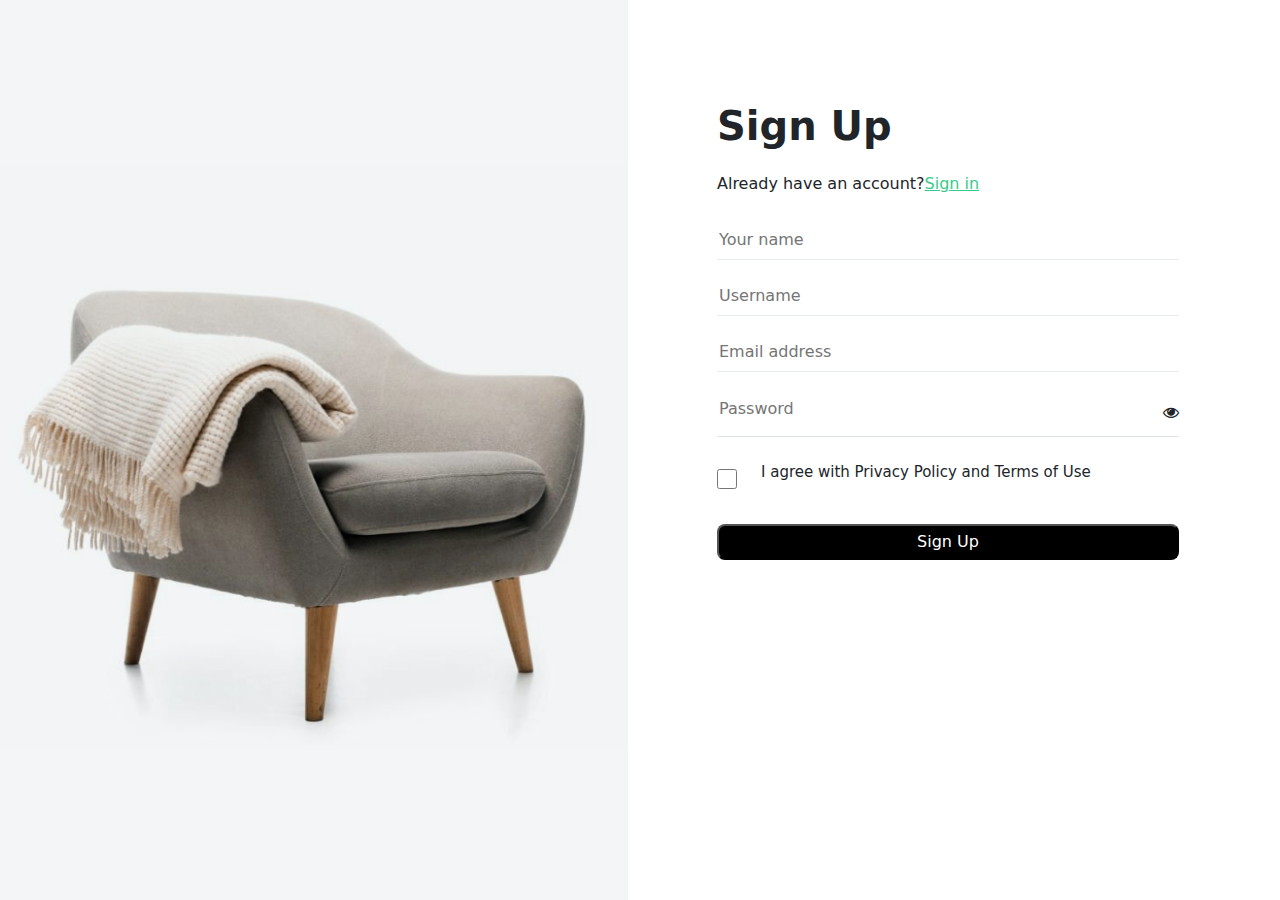
<file: sign-up.html>
<!DOCTYPE html>
<html lang="en">

<head>
    <meta charset="UTF-8">
    <meta name="viewport" content="width=device-width, initial-scale=1.0">
    <!-- Link Bootstrab -->
    <link rel="stylesheet" href="https://cdnjs.cloudflare.com/ajax/libs/bootstrap/5.3.3/css/bootstrap.min.css" integrity="sha512-jnSuA4Ss2PkkikSOLtYs8BlYIeeIK1h99ty4YfvRPAlzr377vr3CXDb7sb7eEEBYjDtcYj+AjBH3FLv5uSJuXg==" crossorigin="anonymous" referrerpolicy="no-referrer"
    />
    <!-- link fontawesome /font -->
    <link rel="stylesheet" href="https://cdnjs.cloudflare.com/ajax/libs/font-awesome/6.6.0/css/all.min.css">
    <link href="//maxcdn.bootstrapcdn.com/font-awesome/4.1.0/css/font-awesome.min.css" rel="stylesheet">
    <link rel="preconnect" href="https://fonts.googleapis.com">
    <link rel="preconnect" href="https://fonts.gstatic.com" crossorigin>
    <link href="https://fonts.googleapis.com/css2?family=Poppins:ital,wght@0,100;0,200;0,300;0,400;0,500;0,600;0,700;0,800;0,900;1,100;1,200;1,300;1,400;1,500;1,600;1,700;1,800;1,900&display=swap" rel="stylesheet">

    <title>sign up</title>
    <style>
        body {
            max-height: 100vh;
        }
        
        section {
            max-height: 100vh;
        }
        
        img {
            max-height: 100vh;
            width: 100%;
        }
        
        .mytitle {
            font-size: 40px;
            font-weight: 600;
        }
        
        input {
            border: none;
            border-bottom: 1px solid rgba(232, 236, 239, 1);
            height: 40px;
        }
        
        input:hover {
            border: 1px solid gray;
        }
        
        button {
            border-radius: 8px;
            color: white;
            background-color: black;
            transition: 0.3s ease-in-out;
        }
        
        button:hover {
            background-color: var(--gray-color);
            color: black;
            transform: scale(1.1);
            box-shadow: 0 0 5px var(--gray-color), 0 0 5px var(--gray-color);
        }
        
        #icon {
            font-size: 20px;
        }
        
        @media (max-width: 890px) {
            img {
                max-height: 50vh;
                max-width: 100%;
            }
        }
    </style>
</head>

<body>
    <section>

        <div class="row w-100 h-100 p-0">
            <div class="col-lg-6 col-md-12 p-0 ">
                <img src="assets/img/Paste image (4).png" alt="">
            </div>
            <div class="col-lg-6 h-100 col-md-12 col-sm-12 pb-4  ">
                <div class="  d-flex align-content-start justify-content-center h-100 pt-5   ">
                    <form action=" " class="d-flex flex-column mt-5 w-75 ">
                        <p class="  mytitle ">Sign Up</p>
                        <div class="d-flex ">
                            <p>Already have an account?</p>
                            <a href="sign-in.html" style="color: rgba(56, 203, 137, 1) "> Sign in</a>
                        </div>
                        <input type="text " placeholder="Your name " class="w-100 my-2 ">
                        <input type="text " placeholder="Username " class="w-100 my-2 ">
                        <input type="email " placeholder="Email address " class="w-100 my-2 ">
                        <!-- <input type="password " placeholder="Password " class="w-100 my-2 "> -->
                        <div class=" d-flex border-bottom">
                            <input type="password " placeholder="Password " class="w-100 my-2 border-0 ">
                            <i class="fa fa-eye mt-4 "></i>
                        </div>
                        <div class="d-flex mt-4 ">
                            <input type="checkbox" name=" " id=" " class="me-4 mt-2  " style="width: 20px ; height: 20px; border: 1px solid; ">
                            <p style="font-size:15px; ">I agree with Privacy Policy and Terms of Use</p>
                        </div>
                        <button class="w-100 mt-4 py-1 ">Sign Up</button>
                    </form>
                </div>
            </div>

        </div>

    </section>

</body>

</html>
</file>
<file: assets/css/style.css>
@import url(shop-page.css);
@import url(cart.css);
@import url(my-account.css);
@import url(product.css);
@import url(blog.css);
@import url(contact.css);
@import url(details.css);
* {
    padding: 0;
    margin: 0;
    text-decoration: none;
    box-sizing: border-box;
    list-style: none;
    font-family: "Poppins", serif;
}

a:hover {
    border-bottom: none;
    text-decoration: none;
}

.dropdown-my::after {
    display: none;
}

.dropdown-menu[data-bs-popper] {
    left: -90px;
}

:root {
    --dark-color: #222222;
    --parg-color: #f3f5f7;
    --border-color: #6666662a;
    --footer-color: #141718;
    --box-shadow: 0px 8px 16px 0px #00000009;
    --text: #141718;
    --white-color: #fff;
    --gray-color: #6c7275;
    --green: #38cb89;
    --red-color: rgb(189, 44, 44);
    --hover: rgb(201, 150, 122);
}

.black-color {
    color: black;
}

.logo-span {
    color: gray;
    font-weight: bold;
    padding-inline-start: 1px;
    font-size: 24px;
}

.offcanvas-title a {
    color: white;
    font-size: 24px
}

.search-wrapper .close {
    position: absolute;
    z-index: 1;
    top: 5px;
    right: 20px;
    width: 20px;
    height: 25px;
    cursor: pointer;
    transform: rotate(-180deg);
    transition: all 0.3s cubic-bezier(0.285, -0.45, 0.935, 0.11);
    transition-delay: 0.2s;
}

.naver::after {
    display: none;
}

#searchButton {
    cursor: pointer;
}

.search2 {
    width: 100%;
    position: relative;
    display: flex;
}

.searchTerm {
    width: 100%;
    border: 3px solid #000000;
    border-right: none;
    padding: 10px;
    height: 20px;
    border-radius: 5px 0 0 5px;
    outline: none;
    color: #9dbfaf;
    height: 100%;
}

.searchTerm:focus {
    color: #0a0a0a;
}

.searchButton {
    width: 40px;
    border: 1px solid #000000;
    background: #000000;
    text-align: center;
    color: #fff;
    border-radius: 0 5px 5px 0;
    cursor: pointer;
    font-size: 30px;
    height: 100%;
}


/* ********************** */

.logo a {
    color: var(--text);
    font-size: 23px;
    text-decoration: none;
    margin-block: auto;
}

.logo span {
    color: var(--gray-color);
    font-size: 45px;
}

.iconnav a {
    color: var(--text);
}

.iconnav .dropdown button {
    color: var(--text);
    font-size: 20px;
}

.navbar-nav .nav-link {
    font-size: 18px;
    padding: 0px;
    margin-block: auto;
}

.navbar-nav .nav-link.active,
.navbar-nav .nav-link.show {
    color: var(--dark-color);
}

.navbar-nav .nav-link.show .btn i {
    font-size: 25px;
}

.sect-1 {
    margin-top: 50px;
    height: 90vh;
}

.swiper {
    width: 100%;
    height: 85vh;
}

.swiper-slide {
    max-width: 100%;
    max-height: 85vh;
}

.swiper-slide img {
    object-position: center;
    width: 100%;
    height: 85vh;
    object-fit: cover;
    overflow: hidden;
}

.swiper-button-next,
.swiper-button-prev {
    background-color: white;
    border-radius: 50%;
    right: 10px;
    padding: 25px;
}

.swiper-button-next::after,
.swiper-button-prev::after {
    font-family: FontAwesome;
    color: black;
    font-size: 22px;
}

.swiper-button-prev::after {
    content: "\f060";
}

.swiper-button-next::after {
    content: "\f061";
}

.swiper-pagination-bullet-active {
    background-color: var(--white-color);
}

.modal-body a {
    color: var(--text);
    font-size: 30px;
    text-decoration: none;
    padding: 10px;
}

.modal-body a:hover {
    background-color: var(--dark-color);
    color: var(--white-color);
}

.modal-body a:hover i {
    color: var(--gray-color);
}


/* ************************************** */

.mytext .container>div>div {
    font-size: 65px;
    font-weight: 500;
}

.mytext .container>p {
    font-size: 30px;
    margin-top: 40px;
    color: var(--gray-color);
}

.mytext .container>p span {
    color: var(--dark-color);
}

.product {
    height: 100vh;
}

.im1 {
    background: url(../img/m1.png);
    background-size: cover;
    max-width: 100%;
    background-position: center 50%;
    padding-top: 40px;
    max-height: 100%;
}

.im2 {
    background: url(../img/m2.png);
    padding-top: 25%;
    background-size: cover;
    max-width: 100%;
    background-position: center;
    max-height: 100%;
}

.im3 {
    background: url(../img/m3.png);
    padding-top: 25%;
    background-size: cover;
    width: 100%;
    background-position: center;
    max-height: 100%;
}

.product p {
    font-size: 40px;
    margin-left: 60px;
}

.product a {
    font-size: 20px;
    color: var(--dark-color);
    text-decoration: none;
    transition: 0.5s linear;
    margin-left: 60px;
    border-bottom: 3px solid;
    padding-bottom: 5px;
}

.product a:hover .share {
    font-size: 25px;
    margin-inline-start: 20px;
}

.product a:hover {
    font-size: 22px;
    color: var(--hover);
    text-decoration: none;
    border-bottom: none;
}

.imgpro {
    width: 100%;
    height: 100%;
}


/*************************************** */

.old_price span {
    text-decoration: line-through;
}

.sale_sec .row .col-12 p {
    font-size: 40px;
    font-weight: 500;
}

.new .col-12 a {
    transition: 0.5s linear;
    color: var(--dark-color);
    margin-top: 50px;
    text-decoration: underline;
}

.new .row .col-12 a:hover {
    font-size: 18px;
    text-decoration: none;
    color: var(--gray-color);
}

.swiper {
    max-width: 100%;
    height: 100%;
    overflow: hidden;
}

.products {
    max-width: 100%;
}

.sale_sec {
    overflow: hidden;
}

.imgswp {
    position: relative;
    width: 100%;
}

.imgswp img {
    object-fit: cover;
    object-position: 50%;
    width: 100%;
    height: 100%;
    z-index: -1;
    transition: transform 0.3s ease;
}

.imgswp p:nth-child(2) {
    position: absolute;
    top: 10px;
    margin-left: 20px;
    background-color: var(--white-color);
    color: var(--dark-color);
    padding: 5px;
    border-radius: 5px;
}

.imgswp p:nth-child(3) {
    margin-left: 20px;
    position: absolute;
    top: 60px;
    padding: 5px;
    border-radius: 5px;
    background: var(--green);
    color: var(--white-color);
}

.imgswp .span {
    /* margin-right: 20px; */
    position: absolute;
    top: 10px;
    right: 10px;
    padding: 10px 15px;
    border-radius: 50px;
    background: var(--white-color);
    color: var(--gray-color);
    opacity: 0;
}

.imgswp span:hover {
    opacity: 1;
}

.spanactive {
    background-color: rgb(144, 42, 42);
    color: var(--white-color);
    opacity: 1;
}

.addm {
    margin-inline: 0px;
    position: absolute;
    bottom: 20px;
    inset-inline: 30px;
    padding: 5px 40px;
    border-radius: 10px;
    background: var(--dark-color);
    color: var(--white-color);
    opacity: 0;
    transition: 0.5s linear;
}

.activebtn {
    margin-inline: 0px;
    position: absolute;
    bottom: 20px;
    inset-inline: 30px;
    padding: 5px 40px;
    border-radius: 5px;
    opacity: 1;
    background-color: var(--green);
    color: white;
    border: none;
}

.mom {
    padding-bottom: 30px;
}

.swiper-slide:hover .addm {
    opacity: 1;
    transform: 0.5 ease;
}

.swiper-slide:hover .imgswp span {
    opacity: 1;
    transform: 0.5 ease;
}


/* ************************cart right******************************** */

.cart {
    position: fixed;
    top: 0;
    right: -400px;
    bottom: 0;
    background-color: var(--white-color);
    z-index: 21000;
    padding: 30px;
    border-left: 1px solid var(--border-color);
    display: flex;
    flex-direction: column;
    justify-content: space-between;
    width: 400px;
    transition: 2.2s ease;
}

.activecart {
    position: fixed;
    top: 0;
    right: 0;
    z-index: 200000;
    transition: 0.3s ease;
}

.cart .top_cart {
    display: flex;
    align-items: center;
    justify-content: space-between;
}

.cart .top_cart .close_cart i {
    font-size: 35px;
    cursor: pointer;
}

.cart .top_cart h2 {
    font-size: 25px;
    font-weight: 600;
}

.cart .top_cart h2 span {
    text-transform: lowercase;
    color: black;
    text-transform: uppercase;
    font-size: 28px;
    font-weight: 600;
}

.cart .items_in_cart {
    padding: 20px 0;
    border-block: 1px solid var(--border-color);
    margin-block: 20px;
    height: 100%;
    overflow-y: auto;
}

.cart .item_cart {
    display: flex;
    gap: 20px;
    align-items: center;
    justify-content: center;
    margin-bottom: 25px;
}

.cart .item_cart .delete_item {
    outline: none;
    border: none;
    background-color: transparent;
    font-size: 40px;
}

.cart .item_cart .delete_item i {
    font-size: 20px;
    cursor: pointer;
    transition: 0.3s;
}

.cart .item_cart .delete_item i:hover {
    color: var(--red-color);
    transform: scale(1.1);
}

.cart .item_cart img {
    width: 100px;
    border-radius: 20px;
    margin-inline-start: 0px;
}

.cart .item_cart h6 {
    margin-bottom: 10px;
    font-weight: 500;
}

.cart .botton_cart .total {
    display: flex;
    justify-content: space-between;
    margin-bottom: 30px;
}

.cart .botton_cart .total .price_cart_total {
    color: var(--main-color);
}

.cart .botton_cart .button_cart {
    display: flex;
    flex-direction: column;
    gap: 20px;
}

.cart .botton_cart .btn_cart {
    border: 2px solid;
    border-radius: 10px;
    padding: 15px 0;
    color: var(--white-color);
    text-align: center;
    text-transform: uppercase;
    font-size: 16px;
    background-color: var(--dark-color);
    transition: 0.3s ease;
}

.cart .botton_cart a {
    color: var(--dark-color);
    text-align: center;
    text-transform: uppercase;
    font-size: 16px;
    transition: 0.3s ease;
}

.cart .botton_cart a:first-child {
    text-decoration: none;
}

.cart .botton_cart a:hover {
    color: var(--gray-color);
}

.cart .botton_cart .btn_cart:hover {
    background: transparent;
    color: var(--dark-color);
}

.items_in_cart::-webkit-scrollbar {
    background-color: rgb(234, 234, 234, 1);
    border-radius: 500px;
    width: 10px;
}

.items_in_cart::-webkit-scrollbar-thumb {
    background-color: rgb(108, 114, 117, 1);
    border-radius: 500px;
    border: 1px solid rgb(91, 95, 97);
}


/* *********************** */

.sec-img .row .col-lg-6:last-child a {
    text-decoration: none;
    transition: 0.5s linear;
    color: var(--dark-color);
    border-bottom: 3px solid;
    padding-bottom: 5px;
    margin-top: 20px;
}

.sec-img .row .col-lg-6:last-child a:hover {
    color: var(--hover);
    font-size: 18px;
    text-decoration: none;
    border-bottom: none;
}

.sec-img .row .col-lg-6:last-child a:hover .share {
    font-size: 25px;
    margin-inline-start: 20px;
}


/* ********************************* */

.Articles .container .row a {
    border-bottom: solid var(--gray-color);
    transition: 0.5s linear;
    color: var(--dark-color);
    text-decoration: none;
}

.Articles .container div p:first-child {
    color: var(--dark-color);
    font-size: 40px;
    font-weight: 500;
}

.Articles .container .row a:hover {
    font-size: 18px;
    color: var(--hover);
    border-bottom: none;
    text-decoration: none;
}

.share {
    transition: 0.5s linear;
}

.Articles .container .row a:hover .share {
    font-size: 25px;
    margin-inline-start: 20px;
}

.Articles span {
    color: var(--gray-color);
    font-size: 20px;
}

.title a {
    text-decoration: underline;
    transition: 0.5s linear;
    color: var(--dark-color);
}

.title a:hover {
    color: var(--gray-color);
    font-size: 18px;
    text-decoration: none;
}

.sec-email {
    width: 100%;
    height: 50vh;
    background: url(../img/email.png);
    background-position: center 50%;
    background-repeat: no-repeat;
    background-size: cover;
}

.email {
    height: 100%;
    margin-inline: auto;
}

.email form {
    width: 100%;
    border-bottom: 1px solid var(--gray-color);
}

.email form input {
    background-color: transparent;
    width: 75%;
    border: none;
    height: 50px;
}

.email form button {
    background-color: transparent;
    border: none;
    color: var(--gray-color);
    border-radius: 10px;
    /* padding: 5px; */
    width: 20%;
}

.email form button:hover {
    border-color: white;
    border: 1px solid;
    background-color: var(--gray-color);
    color: var(--white-color);
}

footer .icons a:first-child i:hover {
    color: rgb(175, 47, 94);
}

footer .icons a:nth-child(2) i:hover {
    color: rgb(33, 89, 221);
}

footer .icons a:nth-child(3) i:hover {
    color: rgb(156, 45, 45);
}

footer {
    color: var(--white-color);
}

.navfooter a {
    color: var(--gray-color);
}

.navfooter a:hover {
    color: var(--white-color-color);
}

.nav-myaccount {
    width: 25%;
}

.link-pag a {
    color: var(--gray-color);
    text-decoration: none;
    margin-inline: 5px;
}

.link-pag a:last-child {
    color: var(--dark-color);
}

.link-pag a:last-child:hover {
    color: var(--hover);
}

.close {
    animation: circle 2s infinite forwards;
}

.title-email {
    position: relative;
}

.title-email::after,
.title-email::before {
    content: "";
    position: absolute;
    width: 100%;
    height: 2px;
    bottom: -5px;
    background: linear-gradient(to right, black, gray, white);
    left: 0;
    transform: scaleX(0);
    transform-origin: right;
    transition: transform 0.4s ease-out;
}

.title-email::before {
    top: 5px;
    transform-origin: left;
}

.title-email:hover::after,
.title-email:hover:before {
    transform: scaleX(1);
}

input[type="number"] {
    text-align: center;
}

@keyframes circle {
    0% {
        transform: rotate(0deg);
    }
    50% {
        transform: rotate(250deg);
    }
    100% {
        transform: rotate(-20deg);
    }
}

@media (max-width: 1000px) {
    .mytext .container>.row {
        width: 100%;
    }
    .mytext .container>div>div {
        width: 100%;
        font-size: 60px;
        font-weight: 500;
    }
    .im1 {
        max-width: 98%;
        max-height: 50%;
        background-position: center;
    }
    .im2 {
        padding-bottom: 25%;
    }
    .im3 {
        padding-bottom: 25%;
    }
    .imgpro {
        width: 100%;
        max-height: 25%;
        background-position: center;
    }
    .product {
        height: 150vh;
        margin-bottom: 20px;
        max-width: 100%;
    }
    .sec-email {
        width: 100%;
        height: 50vh;
        background-position: 50%;
        background-repeat: no-repeat;
        background-size: cover;
        background: rgba(242, 244, 246, 1);
    }
    .nav-myaccount {
        width: 100%;
    }
    .logo a {
        position: absolute;
        left: 70px;
        top: -12px;
    }
    nav {
        position: relative;
    }
    .navbar-toggler {
        border: none;
        left: 10px;
        top: 5px;
    }
    .sect-1 {
        margin-top: 50px;
        height: 60vh;
    }
    .mySwiper {
        height: 100%;
        width: 100%;
        overflow: hidden;
    }
    .swiper-slide {
        height: 100%;
        width: 100%;
        overflow: hidden;
    }
    .swiper-slide img {
        width: 100%;
        height: 60vh;
        object-fit: cover;
        overflow: hidden;
    }
    .search-wrapper {
        top: 10%;
        margin-top: 30px;
    }
    .search-wrapper.active {
        position: absolute;
        transform: translate(-50%, -50%);
        top: 10%;
        left: 40%;
        margin-top: 30px;
        opacity: 1;
    }
    .search-wrapper .input-holder .search-input {
        height: 60px;
        opacity: 1;
    }
    .search-wrapper.active .input-holder {
        width: 320px;
        font-size: 15px;
        margin-top: 20px;
        opacity: 1;
    }
    .dropdown-menu[data-bs-popper] {
        left: -140px;
    }
    .navbar-nav .nav-link {
        font-size: 23px;
        padding: 0px;
        margin-block: 20px;
    }
    .offcanvas {
        flex-grow: 1;
        padding: var(--bs-offcanvas-padding-y) var(--bs-offcanvas-padding-x);
        overflow-y: auto;
        background-color: black;
        color: #fff;
    }
    .navbar-nav .nav-link.active,
    .navbar-nav .nav-link.show {
        color: var(--white-color) !important;
    }
    .offcanvas.navbar-nav .nav-link.active,
    .nav-link.show,
    .nav-link {
        color: #fff;
        width: 100%;
    }
    .offcanvas.navbar-nav .nav-link.active,
    .nav-link.show,
    .nav-link:hover {
        color: #fff;
        border-bottom: #fff 1px solid;
    }
    .offcanvas-header .btn-close {
        color: #fff !important;
        background-color: #fff !important;
    }
    .offcanvas-title a:hover {
        color: white;
        font-size: 24px;
    }
}
</file>
